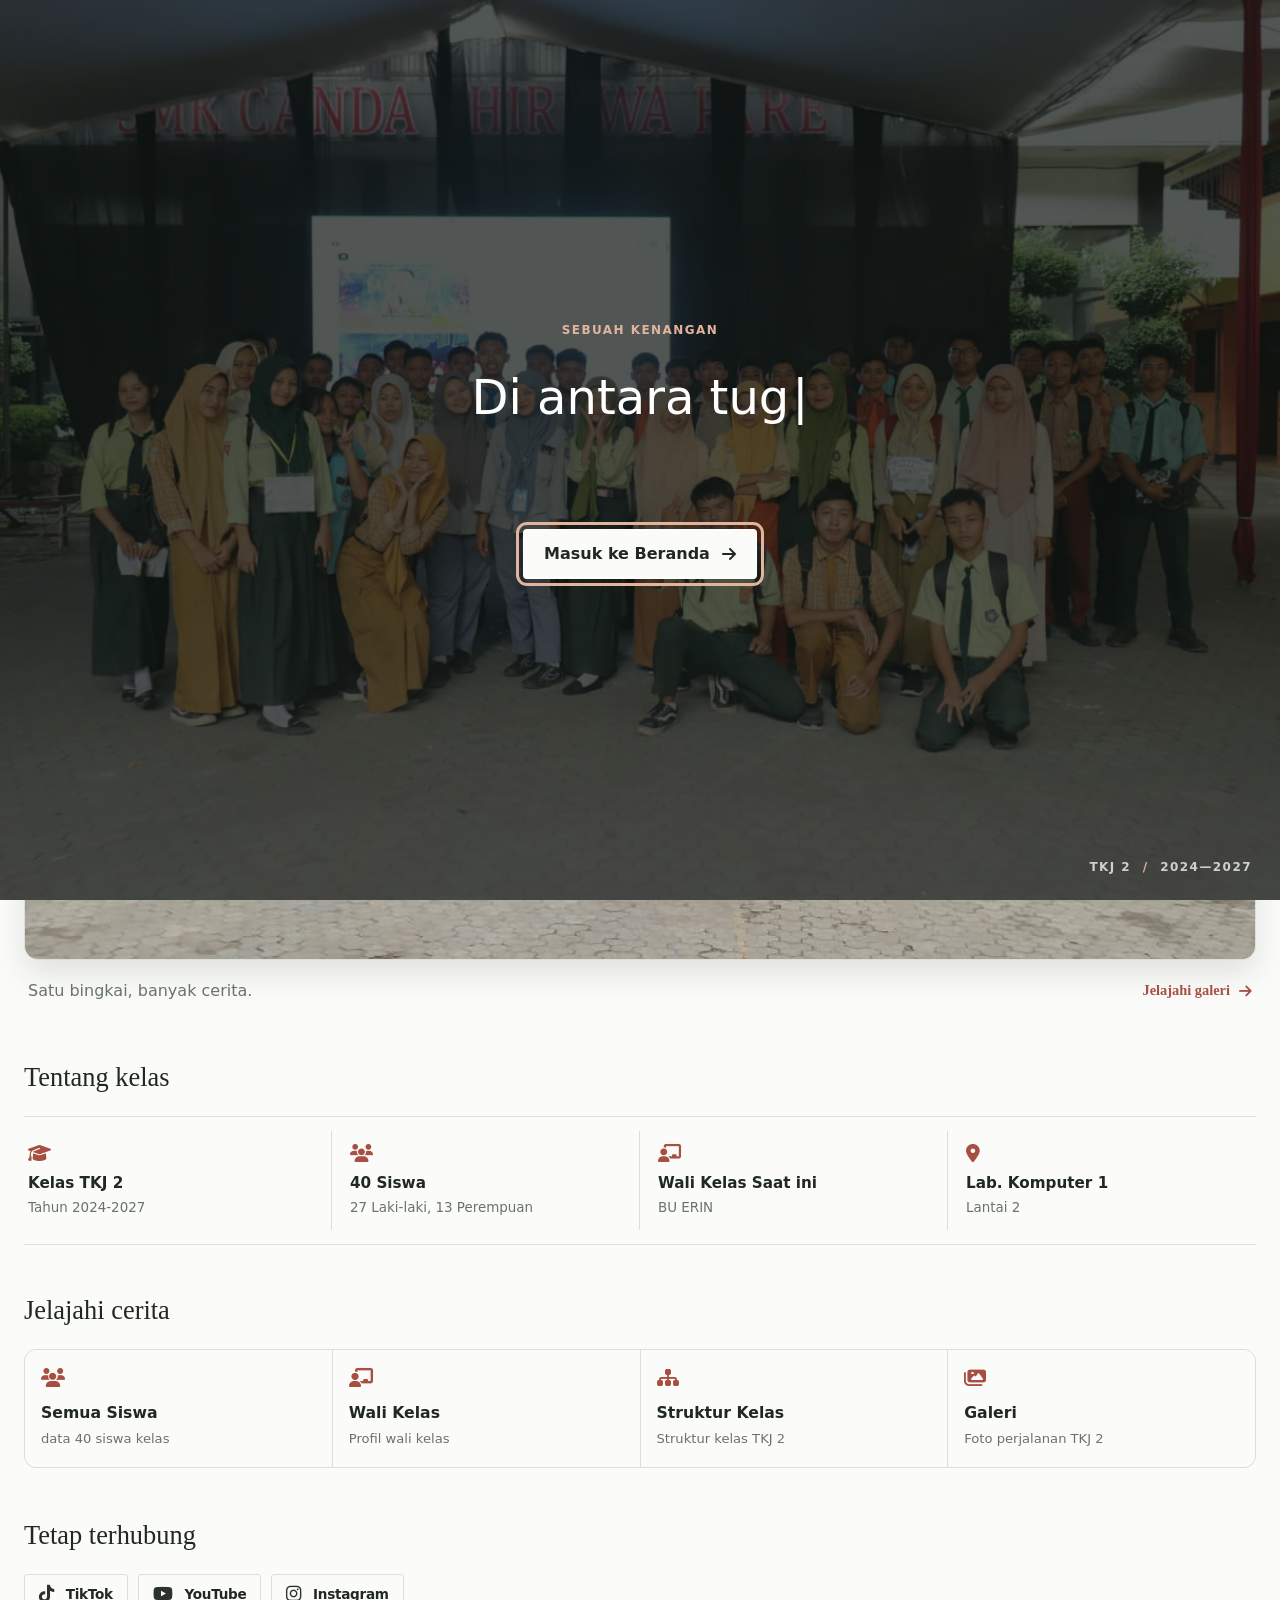
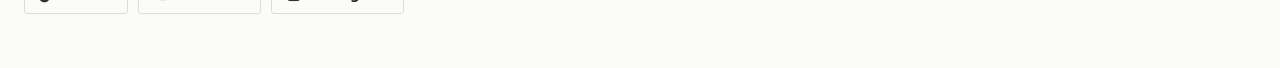
<file: index.html>
<!DOCTYPE html>
<html lang="id">

<head>
    <meta charset="UTF-8">
    <!-- Responsive viewport untuk tampilan mobile yang nyaman -->
    <meta name="viewport" content="width=device-width, initial-scale=1.0">
    <meta name="description" content="Website resmi Kelas XI TKJ 2 - Tempat berbagi kenangan, info siswa, profil guru, dan galeri kegiatan kelas.">
    <meta name="keywords" content="TKJ2, Kelas TKJ 2, SMK, Teknik Komputer Jaringan, Siswa">
    <meta name="author" content="Kelas TKJ 2">
    <meta name="theme-color" content="#022d71">
    <!-- Open Graph / Social Media -->
    <meta property="og:type" content="website">
    <meta property="og:title" content="Website Kelas TKJ 2">
    <meta property="og:description" content="Website resmi Kelas XI TKJ 2 - Tempat berbagi kenangan dan informasi kelas.">
    <meta property="og:site_name" content="TKJ 2 Website">
    <!-- Twitter Card -->
    <meta name="twitter:card" content="summary_large_image">
    <meta name="twitter:title" content="Website Kelas TKJ 2">
    <meta name="twitter:description" content="Website resmi Kelas XI TKJ 2">
    <title>Website Kelas TKJ 2</title>
    <link rel="preload" href="https://cdnjs.cloudflare.com/ajax/libs/font-awesome/6.4.0/css/all.min.css" as="style">
    <link rel="stylesheet" href="https://cdnjs.cloudflare.com/ajax/libs/font-awesome/6.4.0/css/all.min.css">
    <link rel="stylesheet" href="style.css">
    <script>
        try {
            document.documentElement.classList.add(
                sessionStorage.getItem('tkj2-intro-seen') === 'true' ? 'intro-seen' : 'intro-active'
            );
        } catch (error) {
            document.documentElement.classList.add('intro-active');
        }
    </script>
</head>
<body>
    <section class="welcome-screen" id="welcomeScreen" aria-labelledby="welcomeTitle" aria-modal="true" role="dialog">
        <img class="welcome-image is-visible" src="gambar/kls 10/1.jpeg" alt="" fetchpriority="high">
        <img class="welcome-image" src="gambar/kls 10/78.jpeg" alt="" loading="eager">
        <div class="welcome-shade" aria-hidden="true"></div>
        <div class="welcome-content">
            <p class="welcome-kicker">SEBUAH KENANGAN</p>
            <h1 id="welcomeTitle" class="welcome-title">
                <span class="welcome-line">Di antara tugas dan tawa,</span>
                <span class="welcome-line">ada hari-hari yang terasa biasa.</span>
                <span class="welcome-line"> namun semua itu menjadi kenangan yang mungkin di kenang </span>
            </h1>
            <p class="welcome-signature">
                halo dari akun </p>
            <button class="welcome-enter" id="welcomeEnter" type="button">
                Masuk ke Beranda <i class="fas fa-arrow-right" aria-hidden="true"></i>
            </button>
        </div>
        <span class="welcome-index" aria-hidden="true">TKJ 2 <span> / </span> 2024—2027</span>
    </section>

    <!-- Navbar -->
    <nav class="navbar" aria-label="Navigasi utama">
        <div class="nav-container">
            <!-- Logo Section -->
            <div class="nav-left">
                <a class="logo" href="index.html">
                    <img class="logo-img" src="tkj2/tkj 2.jpg" alt="Logo Kelas TKJ 2">
                    <span class="logo-text">Kelas TKJ 2</span>
                </a>
            </div>

            <!-- Center - Main Navigation -->
            <ul class="nav-links" id="navLinks" aria-label="Menu navigasi">
                <li><a href="siswa.html" class="nav-link" data-page="siswa.html"><i class="fas fa-user-graduate" aria-hidden="true"></i> Siswa</a></li>


                <li><a href="wali-kelas.html" class="nav-link" data-page="wali-kelas.html"><i class="fas fa-chalkboard-teacher" aria-hidden="true"></i>
                        Wali Kelas</a></li>
                <li><a href="struktur.html" class="nav-link" data-page="struktur.html"><i class="fas fa-sitemap" aria-hidden="true"></i> Struktur</a></li>
                <li><a href="galeri.html" class="nav-link" data-page="galeri.html"><i class="fas fa-images" aria-hidden="true"></i> Galeri</a></li>
                <li><a href="komentar.html" class="nav-link" data-page="komentar.html"><i class="fas fa-comments" aria-hidden="true"></i> Komentar</a>
                </li>
            </ul>

            <!-- Right - Widgets & Tools -->
            <div class="nav-right">
                <!-- Clock Widget (Desktop) -->
                <div class="live-clock-widget" aria-label="Jam lokal saat ini" role="complementary">
                    <i class="fas fa-clock" aria-hidden="true"></i>
                    <span id="liveClockTime">00:00</span>
                </div>                
                <!-- Theme Switcher -->
                <div class="theme-switcher" aria-label="Pengalih tema">
                    <button class="theme-btn active" data-theme="default" title="Tema Default" aria-label="Pilih tema default">
                        <i class="fas fa-palette" aria-hidden="true"></i>
                    </button>
                    <button class="theme-btn" data-theme="ocean" title="Tema Laut Biru" aria-label="Pilih tema laut biru">
                        <i class="fas fa-water" aria-hidden="true"></i>
                    </button>
                </div>

                <!-- Mobile Menu Button -->
                <button class="mobile-theme-toggle" id="mobileThemeToggle" type="button" aria-label="Aktifkan tema gelap" title="Ganti tema terang atau gelap" aria-pressed="false">
                    <i class="fas fa-moon" aria-hidden="true"></i>
                </button>
                <button class="mobile-menu-btn" id="mobileMenuBtn" title="Menu" aria-label="Buka menu navigasi" aria-expanded="false" aria-controls="navLinks">
                    <i class="fas fa-bars" aria-hidden="true"></i>
                </button>
            </div>
        </div>
    </nav>

    <!-- Main Container -->
    <div class="container">
        <!-- Home Section -->
        <section class="section active" id="home">
            <header class="memory-intro">
                <p class="memory-kicker">HANYA SEBUAH ALBUM BIASA</p>
                <h1>Semua cerita kita, tersimpan di sini.</h1>
                <p class="memory-intro-copy">Sebuah perjalanan hidup dari setiap teman di kelas menjadikan sebuah cerita yang bisa d kenang baik yang buruk atau yang baik, 
                baik yang sedih dan menyenangkan,
                saya ucapkan terima kasih untuk 3 tahun bersamanya,
                semoga masih bisa komunikasi setelah lulus dan menjalani kehidupan masing masing.</p>
            </header>

            <figure class="memory-feature">
                <img src="gambar/random/2.jpeg" alt="Siswa TKJ 2 berfoto bersama di halaman sekolah" fetchpriority="high">
                <figcaption>
                    <span>Satu bingkai, banyak cerita.</span>
                    <a class="memory-gallery-link" href="galeri.html">Jelajahi galeri <i class="fas fa-arrow-right" aria-hidden="true"></i></a>
                </figcaption>
            </figure>

            <h2 class="memory-section-title">Tentang kelas</h2>
            <div class="class-info memory-facts">
                <div class="info-item">
                    <i class="fas fa-graduation-cap"></i>
                    <h3>Kelas TKJ 2</h3>
                    <p>Tahun 2024-2027</p>
                </div>
                <div class="info-item">
                    <i class="fas fa-users"></i>
                    <h3>40 Siswa</h3>
                    <p>27 Laki-laki, 13 Perempuan</p>
                </div>
                <div class="info-item">
                    <i class="fas fa-chalkboard-teacher"></i>
                    <h3>Wali Kelas Saat ini</h3>
                    <p>BU ERIN</p>
                </div>
                <div class="info-item">
                    <i class="fas fa-map-marker-alt"></i>
                    <h3>Lab. Komputer 1</h3>
                    <p> Lantai 2</p>
                </div>
            </div>

            <h2 class="memory-section-title">Jelajahi cerita</h2>
            <div class="quick-actions">
                <a class="action-card" href="siswa.html">
                    <i class="fas fa-users"></i>
                    <h3>Semua Siswa</h3>
                    <p>data 40 siswa kelas</p>
                </a>
                <a class="action-card" href="wali-kelas.html">
                    <i class="fas fa-chalkboard-teacher"></i>
                    <h3>Wali Kelas</h3>
                    <p>Profil wali kelas</p>
                </a>
                <a class="action-card" href="struktur.html">
                    <i class="fas fa-sitemap"></i>
                    <h3>Struktur Kelas</h3>
                    <p>Struktur kelas TKJ 2</p>
                </a>
                <a class="action-card" href="galeri.html">
                    <i class="fas fa-images"></i>
                    <h3>Galeri</h3>
                    <p>Foto perjalanan TKJ 2</p>
                </a>
            </div>

            <section class="memory-social" aria-labelledby="memorySocialTitle">
                <h2 id="memorySocialTitle" class="memory-section-title">Tetap terhubung</h2>
                <div class="social-links">
                    <a href="https://www.tiktok.com/@miracle_class2?_r=1&_t=ZS-95MPaFN3cpN" target="_blank" rel="noopener noreferrer"
                        class="social-btn tiktok" aria-label="Kunjungi TikTok Kelas TKJ 2">
                        <i class="fab fa-tiktok" aria-hidden="true"></i> TikTok
                    </a>
                    <a href="https://www.youtube.com" target="_blank" rel="noopener noreferrer"
                        class="social-btn youtube" aria-label="Kunjungi YouTube Kelas TKJ 2">
                        <i class="fab fa-youtube" aria-hidden="true"></i> YouTube
                    </a>
                    <a href="https://www.instagram.com/miracle_clas?igsh=MWt2cnQ3a2xidmU0aQ==" target="_blank" rel="noopener noreferrer"
                        class="social-btn instagram" aria-label="Kunjungi Instagram Kelas TKJ 2">
                        <i class="fab fa-instagram" aria-hidden="true"></i> Instagram
                    </a>
                </div>
            </section>
        </section>

        <!-- Wali Kelas Section -->
        <section class="section" id="wali-kelas">
            <!-- Bagian Wali Kelas dengan Foto -->
            <div class="wali-kelas-container">
                <!-- Tombol Kembali ke Beranda -->
                <div style="margin-bottom: 30px; padding-top: 0;">
                    <button class="back-to-home-btn" onclick="navigateToSection('home')">
                        <i class="fas fa-arrow-left"></i> Kembali ke Beranda
                    </button>
                </div>

                <h2 class="wali-kelas-title">
                    <i class="fas fa-chalkboard-teacher"></i> Profil Wali Kelas
                </h2>

                <div class="wali-grid">
                    <div class="wali-card">
                        <div class="wali-card-header">
                            <div class="wali-photo">
                                <img src="tkj2/bu ester.jpeg" alt="Bu Ester - Wali Kelas X TKJ 2" loading="lazy">
                            </div>
                            <h3>Bu Ester</h3>
                            <div class="wali-role-badge">Wali Kelas X TKJ 2 · Sebelumnya</div>
                        </div>
                        <div class="wali-card-body">
                            <div class="wali-info-item">
                                <div class="label"><i class="fas fa-book-open" aria-hidden="true"></i> Mata Pelajaran</div>
                                <div class="value">Ilmu Pengetahuan Alam & Sosial (IPAS)</div>
                            </div>
                            <div class="wali-info-item">
                                <div class="label"><i class="fas fa-certificate" aria-hidden="true"></i> Gelar</div>
                                <div class="value">Sarjana Pendidikan</div>
                            </div>
                        </div>
                    </div>
                    <div class="wali-card">
                        <div class="wali-card-header">
                            <div class="wali-photo">
                                <img src="tkj2/bu erin.jpeg" alt="Bu Erin - Wali Kelas XI TKJ 2" loading="lazy">
                            </div>
                            <h3>Bu Erin</h3>
                            <div class="wali-role-badge">Wali Kelas XI TKJ 2 · Sebelumnya</div>
                        </div>
                        <div class="wali-card-body">
                            <div class="wali-info-item">
                                <div class="label"><i class="fas fa-book-open" aria-hidden="true"></i> Mata Pelajaran</div>
                                <div class="value">Pendidikan Kewarganegaraan (PKN)</div>
                            </div>
                            <div class="wali-info-item">
                                <div class="label"><i class="fas fa-certificate" aria-hidden="true"></i> Gelar</div>
                                <div class="value">Sarjana Pendidikan</div>
                            </div>
                        </div>
                    </div>
                    <div class="wali-card">
                        <div class="wali-card-header">
                            <div class="wali-photo">
                                <img src="tkj2/bu erin.jpeg" alt="Bu Erin - Wali Kelas XII TKJ 2" loading="lazy">
                            </div>
                            <h3>Bu Erin</h3>
                            <div class="wali-role-badge">Wali Kelas XII TKJ 2 · Saat Ini</div>
                        </div>
                        <div class="wali-card-body">
                            <div class="wali-info-item">
                                <div class="label"><i class="fas fa-book-open" aria-hidden="true"></i> Mata Pelajaran</div>
                                <div class="value">Pendidikan Kewarganegaraan (PKN)</div>
                            </div>
                            <div class="wali-info-item">
                                <div class="label"><i class="fas fa-certificate" aria-hidden="true"></i> Gelar</div>
                                <div class="value">Sarjana Pendidikan</div>
                            </div>
                        </div>
                    </div>
                </div>
            </div>
        </section>

        <!-- All Students Section (40 siswa) - TANPA FILTER -->
        <section class="section" id="all-students">
            <div class="all-students-container">
                <!-- Tombol Kembali ke Beranda -->
                <div style="margin-bottom: 30px; padding-top: 0;">
                    <button class="back-to-home-btn" onclick="navigateToSection('home')">
                        <i class="fas fa-arrow-left"></i> Kembali ke Beranda
                    </button>
                </div>

                <h2 style="text-align: center; margin-bottom: 30px; color: #2c3e50;">
                    <i class="fas fa-users"></i> Daftar 40 Siswa Kelas XI TKJ 2
                </h2>
                <div class="student-info-header">
                    <i class="fas fa-users"></i> 40 Siswa (27 Laki-laki, 13 Perempuan)
                </div>
                <div class="students-grid" id="studentsGrid" aria-label="Daftar siswa"></div>
            </div>
        </section>

        <!-- Comments to Admin Section -->
        <section class="section" id="comments">
            <div class="comments-wrapper">
                <div class="comments-container">
                    <!-- Back to Home Button -->
                    <div style="margin-bottom: 30px; padding-top: 0;">
                        <button class="back-to-home-btn" onclick="navigateToSection('home')">
                            <i class="fas fa-arrow-left"></i> Kembali ke Beranda
                        </button>
                    </div>

                    <div class="comments-header">
                        <h2><i class="fas fa-comments"></i>Komentar ke Admin</h2>
                        <p>Pesan hanya tampil selama halaman ini terbuka. Saat dikirim, Gmail admin akan terbuka; komentar tidak disimpan atau ditampilkan untuk umum.</p>
                    </div>

                    <!-- Comments Display -->
                    <div class="comments-display" id="commentsDisplay">
                        <div class="no-comments-msg">
                            <i class="fas fa-inbox"></i>
                            <p>Belum ada komentar</p>
                        </div>
                    </div>

                    <!-- Comment Form -->
                    <form id="commentsForm" class="comments-form-simple">
                        <label for="commentMessage" style="display: block; margin-bottom: 8px; font-weight: 500;">Pesan Anda:</label>
                        <textarea id="commentMessage" name="commentMessage" class="form-textarea-simple"
                            placeholder="Tulis pesan Anda di sini..." required aria-label="Pesan untuk admin"></textarea>
                        <button type="submit" class="submit-btn-simple" aria-label="Kirim pesan ke admin melalui Gmail">
                            <i class="fas fa-envelope" aria-hidden="true"></i> Kirim via Gmail
                        </button>
                    </form>
                </div>
            </div>
        </section>

        <!-- Structure Section -->
        <section class="section" id="structure">
            <div class="structure-tree">
                <!-- Tombol Kembali ke Beranda -->
                <div style="margin-bottom: 30px; padding-top: 0;">
                    <button class="back-to-home-btn" onclick="navigateToSection('home')">
                        <i class="fas fa-arrow-left"></i> Kembali ke Beranda
                    </button>
                </div>

                <h2 style="text-align: center; margin-bottom: 40px; color: #2c3e50;">
                    <i class="fas fa-sitemap"></i> Struktur Kelas XI TKJ 2
                </h2>
                <!-- Top Level: Ketua & Wakil Ketua -->
                <div class="tree-level top-level">
                    <div class="tree-member ketua-member">
                        <img src="tkj2/nuril.jpeg" alt="Muhammad Nuril Arifin - Ketua Kelas" loading="lazy" class="member-thumb">
                        <div class="member-box ketua-box">
                            <div class="member-position">Ketua Kelas</div>
                            <div class="member-fullname">MUHAMMAD NURIL ARIFIN</div>
                        </div>
                    </div>

                    <div class="tree-member wakil-member">
                        <img src="tkj2/nasrul.jpeg" alt="Muhammad Nasrul Mukmin - Wakil Ketua" loading="lazy" class="member-thumb">
                        <div class="member-box wakil-box">
                            <div class="member-position">Wakil Ketua</div>
                            <div class="member-fullname">MUHAMMAD NASRUL MUKMIN</div>
                        </div>
                    </div>
                </div>

                <!-- Connecting line between levels -->
                <div class="tree-connector" aria-hidden="true">
                    <div class="connector-line vertical"></div>
                    <div class="connector-line horizontal"></div>
                </div>

                <!-- Middle Level: Sekretaris 1 & 2 -->
                <div class="tree-level middle-level">
                    <div class="tree-member sekretaris-member">
                        <img src="tkj2/lusiana.jpeg" alt="Lusiana Aristianty K. D. - Sekretaris 1" loading="lazy" class="member-thumb">
                        <div class="member-box sekretaris-box">
                            <div class="member-position">Sekretaris 1</div>
                            <div class="member-fullname">LUSIANA ARISTIANTY K. D.</div>
                        </div>
                    </div>

                    <div class="tree-member sekretaris-member">
                        <img src="tkj2/fito.jpeg" alt="Fito Azka Wiradana - Sekretaris 2" loading="lazy" class="member-thumb">
                        <div class="member-box sekretaris-box">
                            <div class="member-position">Sekretaris 2</div>
                            <div class="member-fullname">FITO AZKA WIRADANA</div>
                        </div>
                    </div>
                </div>

                <!-- Connecting line between levels -->
                <div class="tree-connector" aria-hidden="true">
                    <div class="connector-line vertical"></div>
                    <div class="connector-line horizontal"></div>
                </div>

                <!-- Bottom Level: Bendahara 1 & 2 -->
                <div class="tree-level bottom-level">
                    <div class="tree-member bendahara-member">
                        <img src="tkj2/nafisha.jpeg" alt="Nafisha Salsabila W. - Bendahara 1" loading="lazy" class="member-thumb">
                        <div class="member-box bendahara-box">
                            <div class="member-position">Bendahara 1</div>
                            <div class="member-fullname">NAFISHA SALSABILA W.</div>
                        </div>
                    </div>

                    <div class="tree-member bendahara-member">
                        <img src="tkj2/jonatan.jpeg" alt="Jonatan Kristian - Bendahara 2" loading="lazy" class="member-thumb">
                        <div class="member-box bendahara-box">
                            <div class="member-position">Bendahara 2</div>
                            <div class="member-fullname">JONATAN KRISTIAN</div>
                        </div>
                    </div>
                </div>
            </div>
        </section>

        <!-- Gallery Section -->
        <section class="section" id="gallery">
            <div class="galeri-container">
                <!-- Tombol Kembali ke Beranda -->
                <div style="margin-bottom: 30px; padding-top: 0;">
                    <button class="back-to-home-btn" onclick="navigateToSection('home')">
                        <i class="fas fa-arrow-left"></i> Kembali ke Beranda
                    </button>
                </div>

                <h2 class="galeri-title">
                    <i class="fas fa-images"></i> Galeri Memori TKJ 2
                    <button id="easterEggBtn"
                        style="opacity: 0.12; font-size: 0.8rem; padding: 2px 6px; border: 1px solid transparent; background: none; cursor: pointer; color: #64748b; transition: opacity 0.3s; margin-left: 10px;"
                        title="🥚">🥚</button>
                </h2>

                <div style="margin-bottom: 25px; display: flex; gap: 10px; align-items: center; flex-wrap: wrap;">
                    <label for="gallerySearch" style="display: none;">Cari foto</label>
                    <input type="text" id="gallerySearch"
                        placeholder="🔍 Cari foto berdasarkan nomor atau kata kunci..."
                        aria-label="Cari foto berdasarkan nomor atau kata kunci"
                        style="flex: 1; min-width: 200px; padding: 12px 16px; border: 2px solid #000; border-radius: 8px; font-size: 0.95rem; background: white;" />
                    <button id="clearSearchBtn"
                        aria-label="Bersihkan hasil pencarian"
                        style="padding: 10px 20px; background: white; border: 2px solid #000; border-radius: 8px; cursor: pointer; font-weight: 500; font-size: 0.95rem;">Bersihkan</button>
                </div>

                <div class="galeri-grid" id="galeriGrid">
                    <!-- Item galeri akan diisi oleh JavaScript -->
                </div>
            </div>

            <!-- Modal untuk menampilkan gambar full -->
            <div id="imageModal" class="modal" role="dialog" aria-label="Tampilan galeri besar" aria-hidden="true">
                <button class="close-modal" type="button" onclick="closeModal()" aria-label="Tutup galeri">×</button>
                <button class="modal-prev" type="button" onclick="changeImage(-1)" aria-label="Gambar sebelumnya">&#10094;</button>
                <button class="modal-next" type="button" onclick="changeImage(1)" aria-label="Gambar berikutnya">&#10095;</button>
                <div class="modal-loading" id="modalLoading" style="display: none;">
                    <i class="fas fa-spinner" aria-hidden="true"></i>
                </div>
                <img class="modal-content" id="modalImage" alt="Galeri">
                <div class="modal-caption" id="modalCaption"></div>
            </div>
        </section>

    </div>

    <script src="app.js"></script>
</body>

</html>
</file>
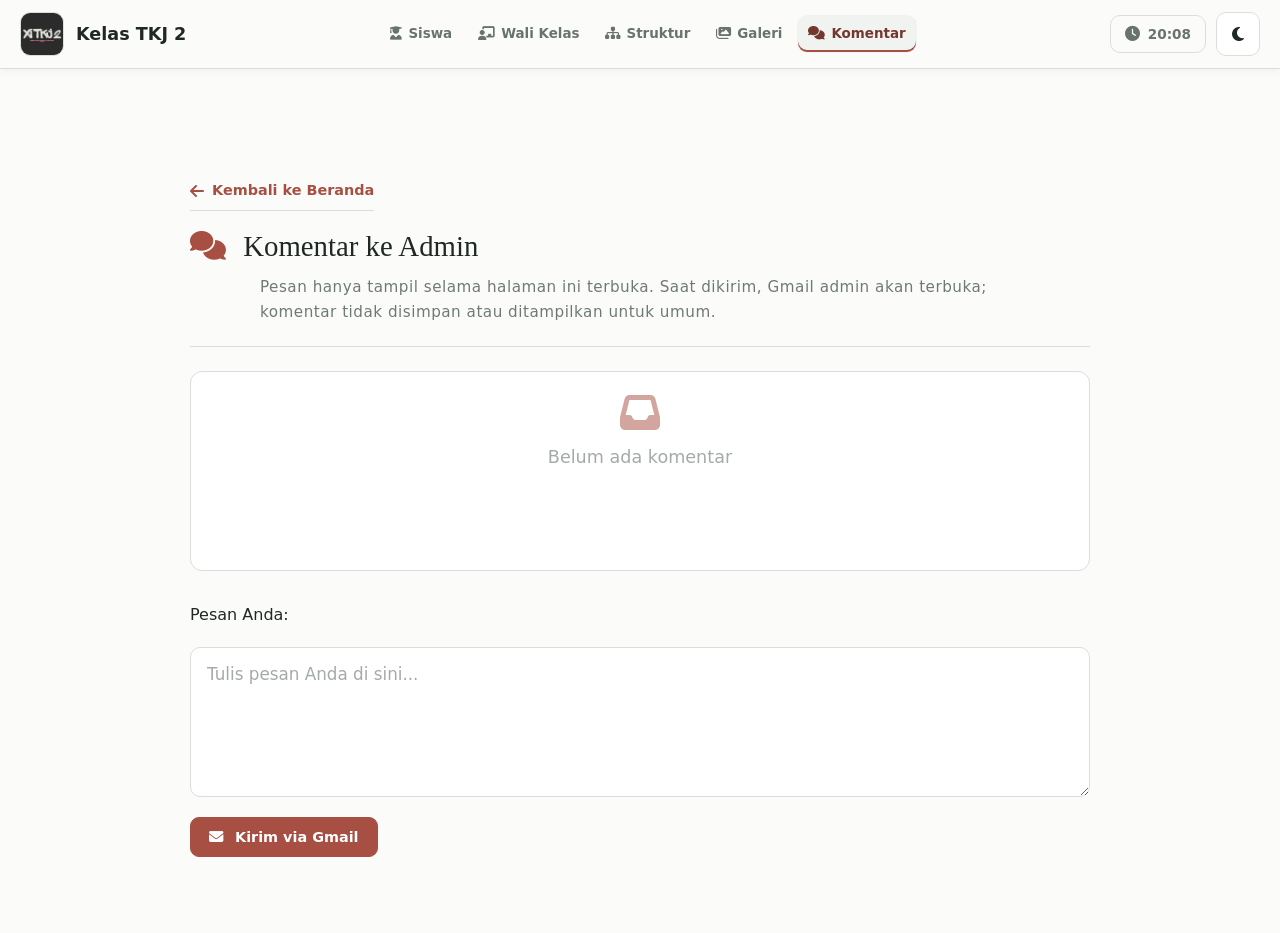
<file: komentar.html>
<!DOCTYPE html>
<html lang="id">
<head>
    <meta charset="UTF-8">
    <meta name="viewport" content="width=device-width, initial-scale=1.0">
    <meta name="description" content="Kirim pesan kepada admin website kenangan kelas TKJ 2.">
    <meta name="theme-color" content="#fbfcfa">
    <title>Komentar | Kenangan TKJ 2</title>
    <link rel="stylesheet" href="https://cdnjs.cloudflare.com/ajax/libs/font-awesome/6.4.0/css/all.min.css">
    <link rel="stylesheet" href="style.css">
</head>
<body>
    <nav class="navbar" aria-label="Navigasi utama">
        <div class="nav-container">
            <div class="nav-left"><a class="logo" href="index.html"><img class="logo-img" src="tkj2/tkj 2.jpg" alt="Logo Kelas TKJ 2"><span class="logo-text">Kelas TKJ 2</span></a></div>
            <ul class="nav-links" id="navLinks" aria-label="Menu navigasi">
                <li><a href="siswa.html" class="nav-link" data-page="siswa.html"><i class="fas fa-user-graduate" aria-hidden="true"></i> Siswa</a></li>
                <li><a href="wali-kelas.html" class="nav-link" data-page="wali-kelas.html"><i class="fas fa-chalkboard-teacher" aria-hidden="true"></i> Wali Kelas</a></li>
                <li><a href="struktur.html" class="nav-link" data-page="struktur.html"><i class="fas fa-sitemap" aria-hidden="true"></i> Struktur</a></li>
                <li><a href="galeri.html" class="nav-link" data-page="galeri.html"><i class="fas fa-images" aria-hidden="true"></i> Galeri</a></li>
                <li><a href="komentar.html" class="nav-link" data-page="komentar.html"><i class="fas fa-comments" aria-hidden="true"></i> Komentar</a></li>
            </ul>
            <div class="nav-right"><div class="live-clock-widget" aria-label="Jam lokal saat ini" role="complementary"><i class="fas fa-clock" aria-hidden="true"></i><span id="liveClockTime">00:00</span></div><div class="theme-switcher" aria-label="Pengalih tema"><button class="theme-btn active" data-theme="default" title="Tema terracotta" aria-label="Pilih tema terracotta"><i class="fas fa-palette" aria-hidden="true"></i></button><button class="theme-btn" data-theme="ocean" title="Tema sage" aria-label="Pilih tema sage"><i class="fas fa-leaf" aria-hidden="true"></i></button></div><button class="mobile-theme-toggle" id="mobileThemeToggle" type="button" aria-label="Aktifkan tema gelap" title="Ganti tema terang atau gelap" aria-pressed="false"><i class="fas fa-moon" aria-hidden="true"></i></button><button class="mobile-menu-btn" id="mobileMenuBtn" aria-label="Buka menu navigasi" aria-expanded="false" aria-controls="navLinks"><i class="fas fa-bars" aria-hidden="true"></i></button></div>
        </div>
    </nav>
    <main class="container">
        <section class="section active" id="comments">
            <div class="comments-wrapper"><div class="comments-container">
                <a class="back-to-home-btn" href="index.html"><i class="fas fa-arrow-left" aria-hidden="true"></i> Kembali ke Beranda</a>
                <header class="comments-header"><h1><i class="fas fa-comments" aria-hidden="true"></i> Komentar ke Admin</h1><p>Pesan hanya tampil selama halaman ini terbuka. Saat dikirim, Gmail admin akan terbuka; komentar tidak disimpan atau ditampilkan untuk umum.</p></header>
                <div class="comments-display" id="commentsDisplay"><div class="no-comments-msg"><i class="fas fa-inbox" aria-hidden="true"></i><p>Belum ada komentar</p></div></div>
                <form id="commentsForm" class="comments-form-simple"><label for="commentMessage">Pesan Anda:</label><textarea id="commentMessage" name="commentMessage" class="form-textarea-simple" placeholder="Tulis pesan Anda di sini..." required aria-label="Pesan untuk admin"></textarea><button type="submit" class="submit-btn-simple" aria-label="Kirim pesan ke admin melalui Gmail"><i class="fas fa-envelope" aria-hidden="true"></i> Kirim via Gmail</button></form>
            </div></div>
        </section>
    </main>
    <script src="app.js"></script>
</body>
</html>
</file>
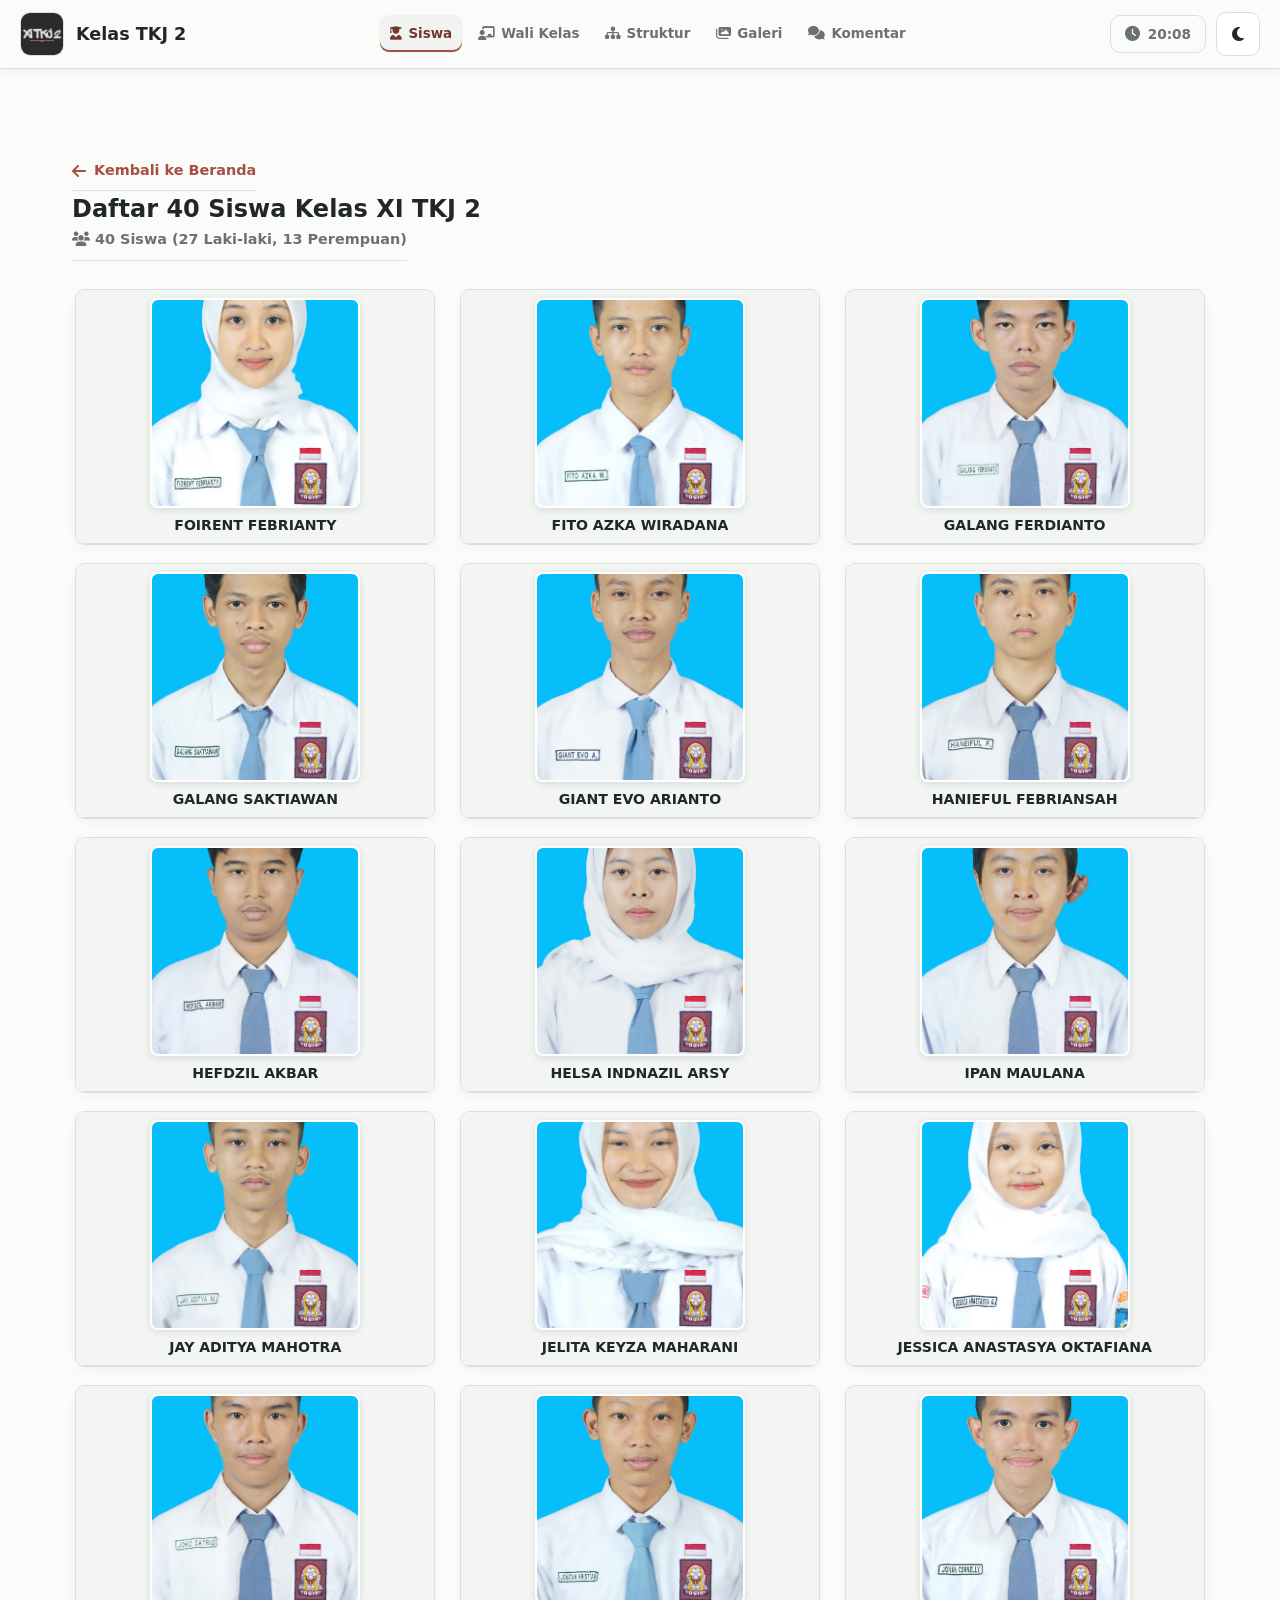
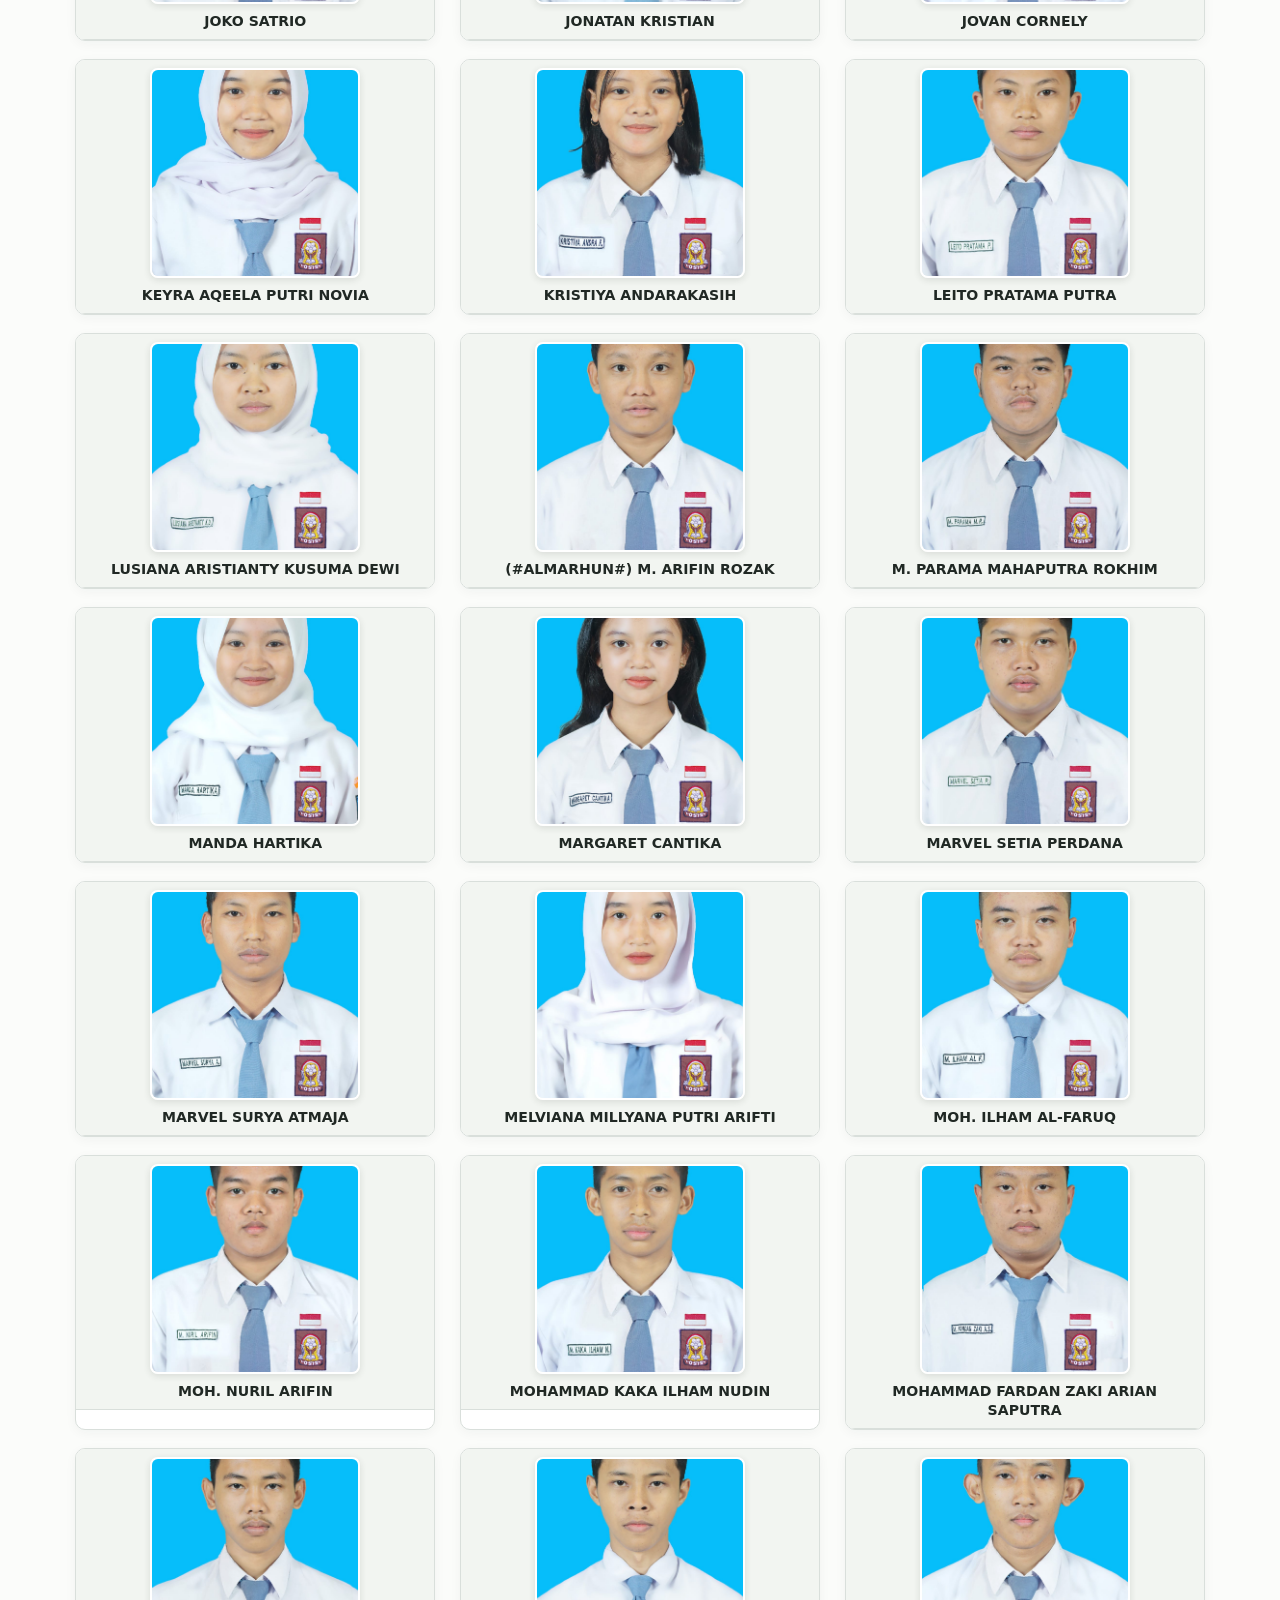
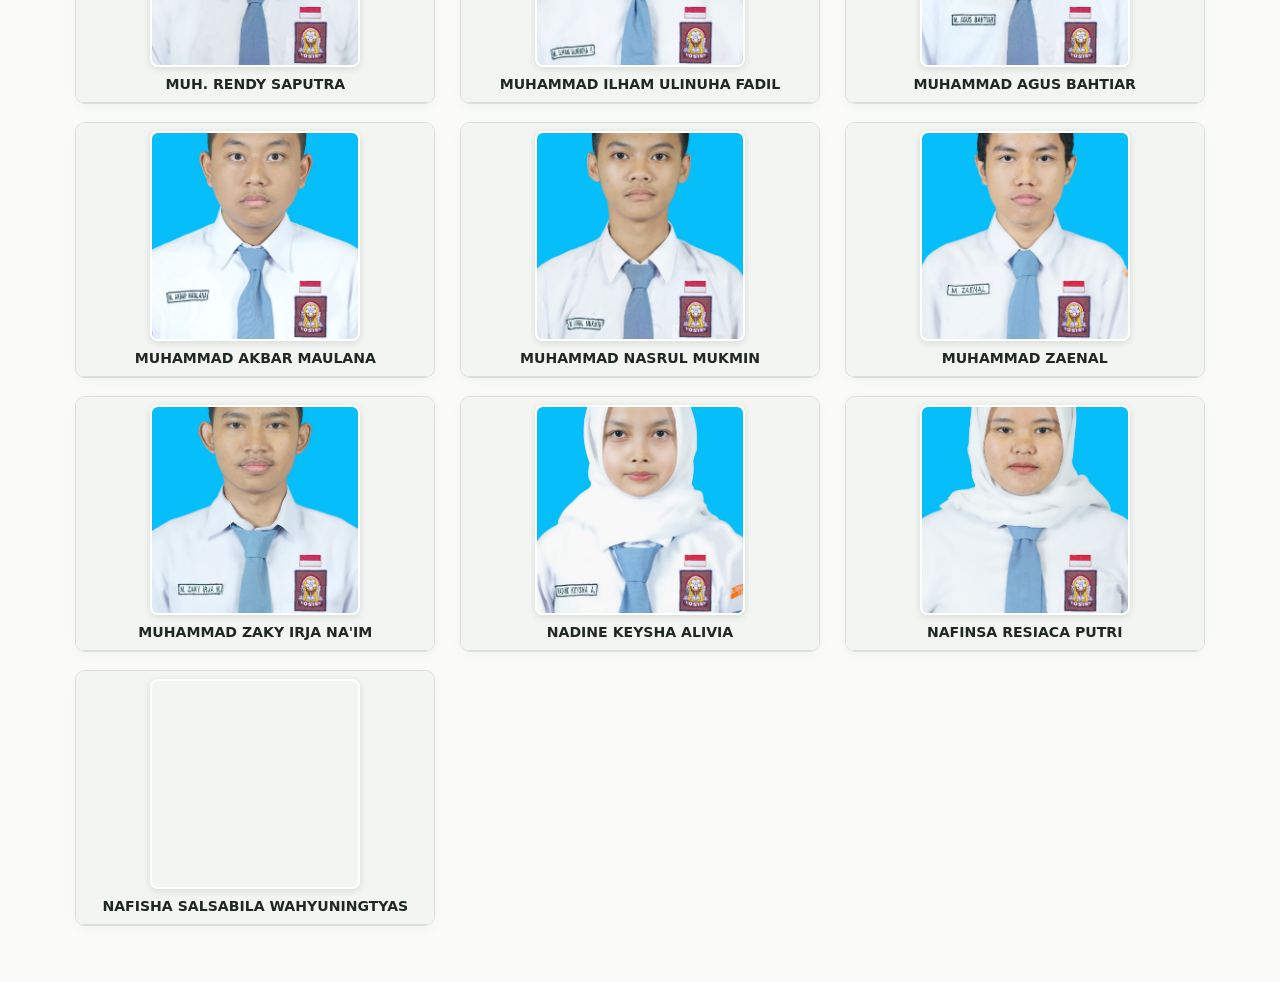
<file: siswa.html>
<!DOCTYPE html>
<html lang="id">
<head>
    <meta charset="UTF-8">
    <meta name="viewport" content="width=device-width, initial-scale=1.0">
    <meta name="description" content="Kenali 40 siswa XI TKJ 2 dan simpan kisah kebersamaan mereka.">
    <meta name="theme-color" content="#fbfcfa">
    <title>Daftar Siswa | Kenangan TKJ 2</title>
    <link rel="stylesheet" href="https://cdnjs.cloudflare.com/ajax/libs/font-awesome/6.4.0/css/all.min.css">
    <link rel="stylesheet" href="style.css">
</head>
<body>
    <nav class="navbar" aria-label="Navigasi utama">
        <div class="nav-container">
            <div class="nav-left"><a class="logo" href="index.html"><img class="logo-img" src="tkj2/tkj 2.jpg" alt="Logo Kelas TKJ 2"><span class="logo-text">Kelas TKJ 2</span></a></div>
            <ul class="nav-links" id="navLinks" aria-label="Menu navigasi">
                <li><a href="siswa.html" class="nav-link" data-page="siswa.html"><i class="fas fa-user-graduate" aria-hidden="true"></i> Siswa</a></li>
                <li><a href="wali-kelas.html" class="nav-link" data-page="wali-kelas.html"><i class="fas fa-chalkboard-teacher" aria-hidden="true"></i> Wali Kelas</a></li>
                <li><a href="struktur.html" class="nav-link" data-page="struktur.html"><i class="fas fa-sitemap" aria-hidden="true"></i> Struktur</a></li>
                <li><a href="galeri.html" class="nav-link" data-page="galeri.html"><i class="fas fa-images" aria-hidden="true"></i> Galeri</a></li>
                <li><a href="komentar.html" class="nav-link" data-page="komentar.html"><i class="fas fa-comments" aria-hidden="true"></i> Komentar</a></li>
            </ul>
            <div class="nav-right"><div class="live-clock-widget" aria-label="Jam lokal saat ini" role="complementary"><i class="fas fa-clock" aria-hidden="true"></i><span id="liveClockTime">00:00</span></div><div class="theme-switcher" aria-label="Pengalih tema"><button class="theme-btn active" data-theme="default" title="Tema terracotta" aria-label="Pilih tema terracotta"><i class="fas fa-palette" aria-hidden="true"></i></button><button class="theme-btn" data-theme="ocean" title="Tema sage" aria-label="Pilih tema sage"><i class="fas fa-leaf" aria-hidden="true"></i></button></div><button class="mobile-theme-toggle" id="mobileThemeToggle" type="button" aria-label="Aktifkan tema gelap" title="Ganti tema terang atau gelap" aria-pressed="false"><i class="fas fa-moon" aria-hidden="true"></i></button><button class="mobile-menu-btn" id="mobileMenuBtn" aria-label="Buka menu navigasi" aria-expanded="false" aria-controls="navLinks"><i class="fas fa-bars" aria-hidden="true"></i></button></div>
        </div>
    </nav>
    <main class="container">
        <section class="section active" id="all-students">
            <div class="all-students-container">
                <a class="back-to-home-btn" href="index.html"><i class="fas fa-arrow-left" aria-hidden="true"></i> Kembali ke Beranda</a>
                <h1 class="memory-section-title">Daftar 40 Siswa Kelas XI TKJ 2</h1>
                <div class="student-info-header"><i class="fas fa-users" aria-hidden="true"></i> 40 Siswa (27 Laki-laki, 13 Perempuan)</div>
                <div class="students-grid" id="studentsGrid" aria-label="Daftar siswa"></div>
            </div>
        </section>
    </main>
    <script src="app.js"></script>
</body>
</html>
</file>
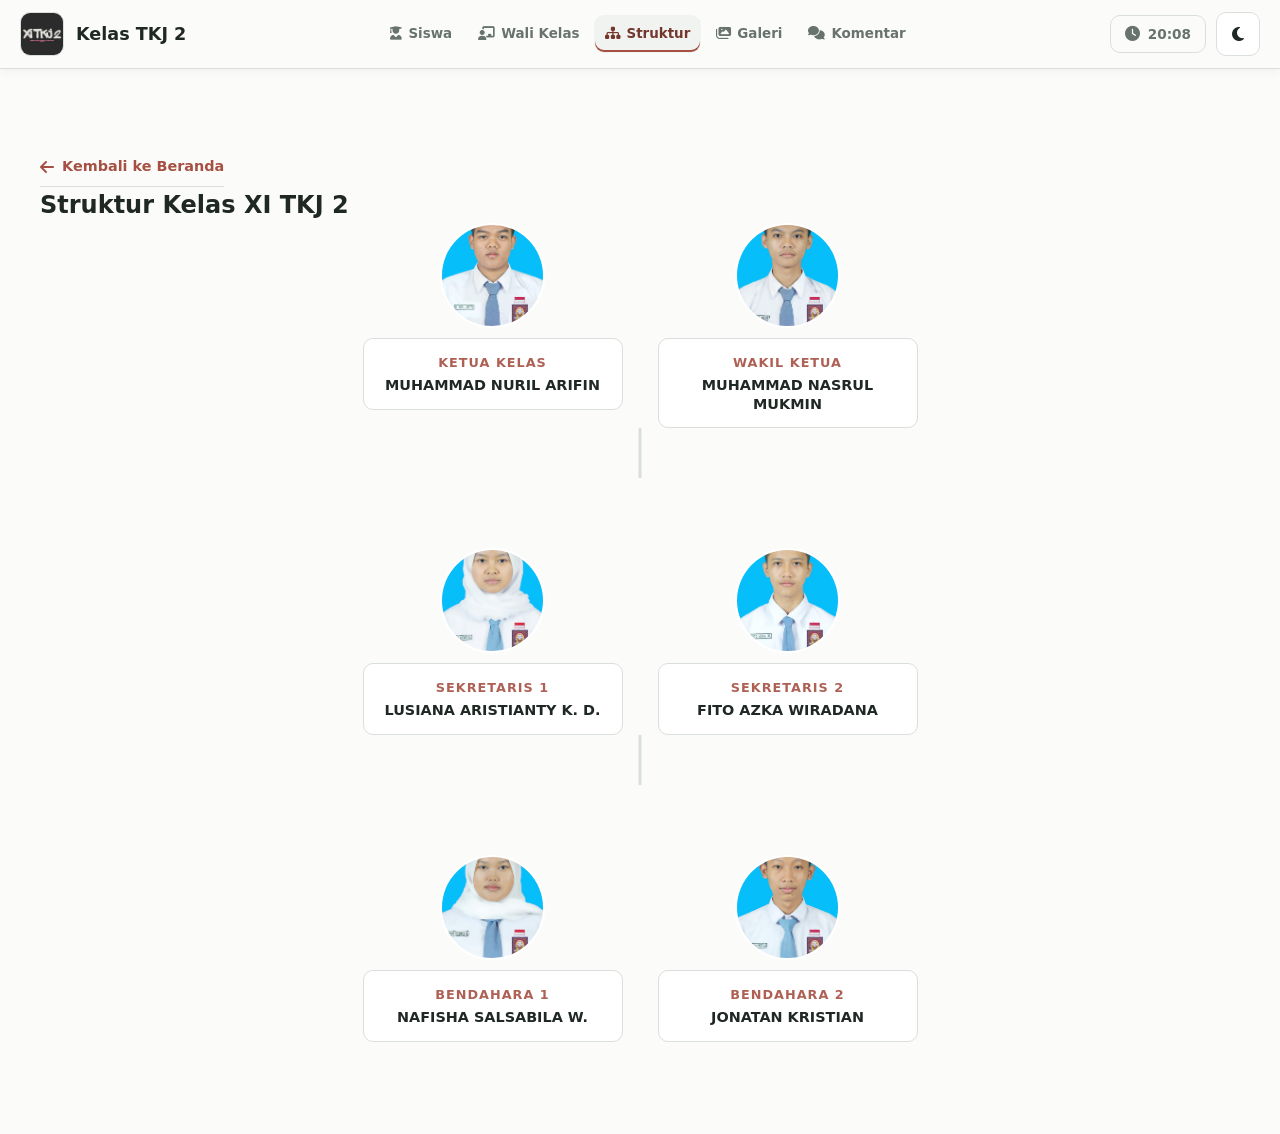
<file: struktur.html>
<!DOCTYPE html>
<html lang="id">
<head>
    <meta charset="UTF-8">
    <meta name="viewport" content="width=device-width, initial-scale=1.0">
    <meta name="description" content="Kenali pengurus kelas XI TKJ 2 dan peran mereka dalam perjalanan kelas.">
    <meta name="theme-color" content="#fbfcfa">
    <title>Struktur Kelas | Kenangan TKJ 2</title>
    <link rel="stylesheet" href="https://cdnjs.cloudflare.com/ajax/libs/font-awesome/6.4.0/css/all.min.css">
    <link rel="stylesheet" href="style.css">
</head>
<body>
    <nav class="navbar" aria-label="Navigasi utama">
        <div class="nav-container">
            <div class="nav-left"><a class="logo" href="index.html"><img class="logo-img" src="tkj2/tkj 2.jpg" alt="Logo Kelas TKJ 2"><span class="logo-text">Kelas TKJ 2</span></a></div>
            <ul class="nav-links" id="navLinks" aria-label="Menu navigasi">
                <li><a href="siswa.html" class="nav-link" data-page="siswa.html"><i class="fas fa-user-graduate" aria-hidden="true"></i> Siswa</a></li>
                <li><a href="wali-kelas.html" class="nav-link" data-page="wali-kelas.html"><i class="fas fa-chalkboard-teacher" aria-hidden="true"></i> Wali Kelas</a></li>
                <li><a href="struktur.html" class="nav-link" data-page="struktur.html"><i class="fas fa-sitemap" aria-hidden="true"></i> Struktur</a></li>
                <li><a href="galeri.html" class="nav-link" data-page="galeri.html"><i class="fas fa-images" aria-hidden="true"></i> Galeri</a></li>
                <li><a href="komentar.html" class="nav-link" data-page="komentar.html"><i class="fas fa-comments" aria-hidden="true"></i> Komentar</a></li>
            </ul>
            <div class="nav-right"><div class="live-clock-widget" aria-label="Jam lokal saat ini" role="complementary"><i class="fas fa-clock" aria-hidden="true"></i><span id="liveClockTime">00:00</span></div><div class="theme-switcher" aria-label="Pengalih tema"><button class="theme-btn active" data-theme="default" title="Tema terracotta" aria-label="Pilih tema terracotta"><i class="fas fa-palette" aria-hidden="true"></i></button><button class="theme-btn" data-theme="ocean" title="Tema sage" aria-label="Pilih tema sage"><i class="fas fa-leaf" aria-hidden="true"></i></button></div><button class="mobile-theme-toggle" id="mobileThemeToggle" type="button" aria-label="Aktifkan tema gelap" title="Ganti tema terang atau gelap" aria-pressed="false"><i class="fas fa-moon" aria-hidden="true"></i></button><button class="mobile-menu-btn" id="mobileMenuBtn" aria-label="Buka menu navigasi" aria-expanded="false" aria-controls="navLinks"><i class="fas fa-bars" aria-hidden="true"></i></button></div>
        </div>
    </nav>
    <main class="container">
        <section class="section active" id="structure">
            <div class="structure-tree">
                <a class="back-to-home-btn" href="index.html"><i class="fas fa-arrow-left" aria-hidden="true"></i> Kembali ke Beranda</a>
                <h1 class="memory-section-title">Struktur Kelas XI TKJ 2</h1>
                <div class="tree-level top-level">
                    <div class="tree-member ketua-member"><img src="tkj2/nuril.jpeg" alt="Muhammad Nuril Arifin - Ketua Kelas" loading="lazy" class="member-thumb"><div class="member-box ketua-box"><div class="member-position">Ketua Kelas</div><div class="member-fullname">MUHAMMAD NURIL ARIFIN</div></div></div>
                    <div class="tree-member wakil-member"><img src="tkj2/nasrul.jpeg" alt="Muhammad Nasrul Mukmin - Wakil Ketua" loading="lazy" class="member-thumb"><div class="member-box wakil-box"><div class="member-position">Wakil Ketua</div><div class="member-fullname">MUHAMMAD NASRUL MUKMIN</div></div></div>
                </div>
                <div class="tree-connector" aria-hidden="true"><div class="connector-line vertical"></div><div class="connector-line horizontal"></div></div>
                <div class="tree-level middle-level">
                    <div class="tree-member sekretaris-member"><img src="tkj2/lusiana.jpeg" alt="Lusiana Aristianty K. D. - Sekretaris 1" loading="lazy" class="member-thumb"><div class="member-box sekretaris-box"><div class="member-position">Sekretaris 1</div><div class="member-fullname">LUSIANA ARISTIANTY K. D.</div></div></div>
                    <div class="tree-member sekretaris-member"><img src="tkj2/fito.jpeg" alt="Fito Azka Wiradana - Sekretaris 2" loading="lazy" class="member-thumb"><div class="member-box sekretaris-box"><div class="member-position">Sekretaris 2</div><div class="member-fullname">FITO AZKA WIRADANA</div></div></div>
                </div>
                <div class="tree-connector" aria-hidden="true"><div class="connector-line vertical"></div><div class="connector-line horizontal"></div></div>
                <div class="tree-level bottom-level">
                    <div class="tree-member bendahara-member"><img src="tkj2/nafisha.jpeg" alt="Nafisha Salsabila W. - Bendahara 1" loading="lazy" class="member-thumb"><div class="member-box bendahara-box"><div class="member-position">Bendahara 1</div><div class="member-fullname">NAFISHA SALSABILA W.</div></div></div>
                    <div class="tree-member bendahara-member"><img src="tkj2/jonatan.jpeg" alt="Jonatan Kristian - Bendahara 2" loading="lazy" class="member-thumb"><div class="member-box bendahara-box"><div class="member-position">Bendahara 2</div><div class="member-fullname">JONATAN KRISTIAN</div></div></div>
                </div>
            </div>
        </section>
    </main>
    <script src="app.js"></script>
</body>
</html>
</file>
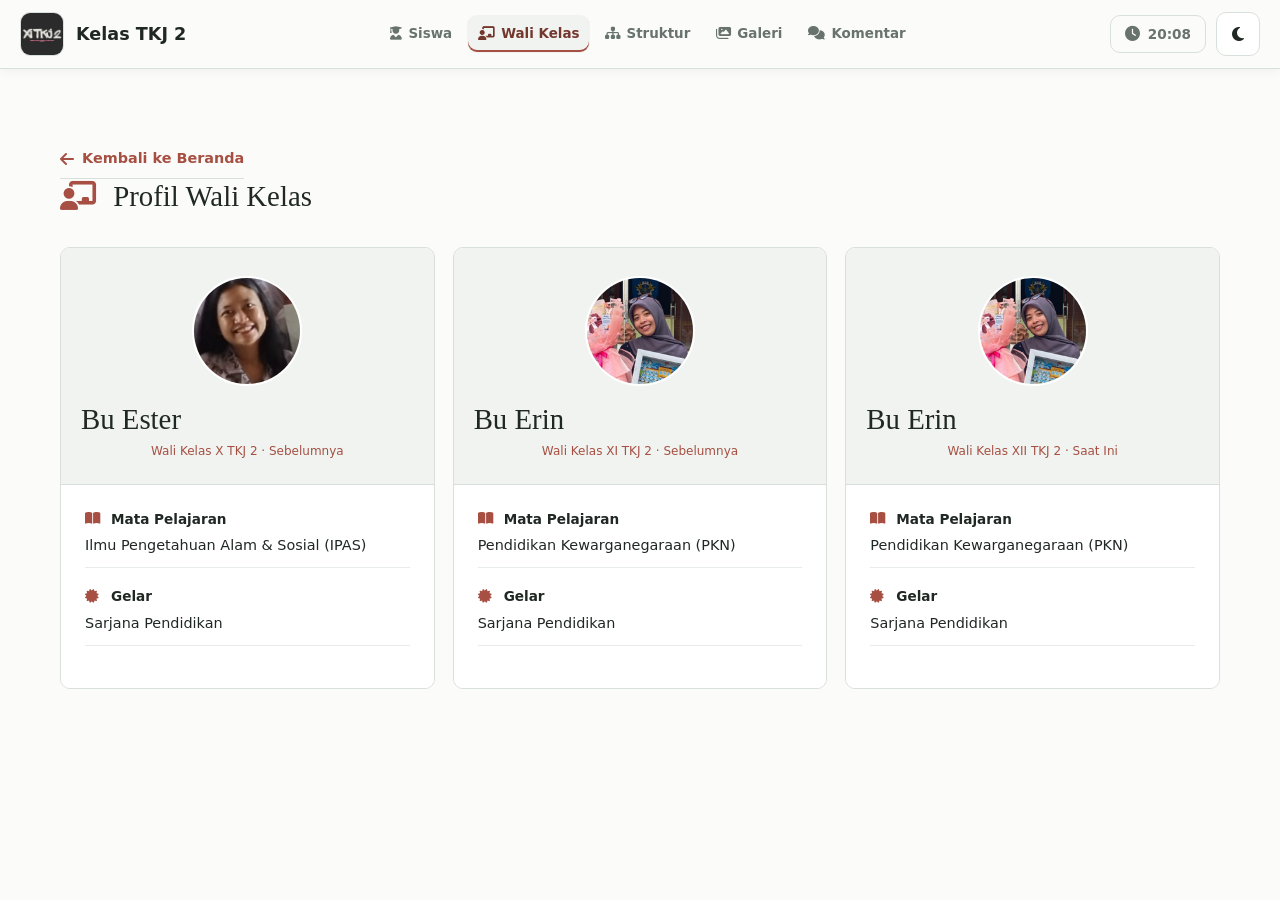
<file: wali-kelas.html>
<!DOCTYPE html>
<html lang="id">
<head>
    <meta charset="UTF-8">
    <meta name="viewport" content="width=device-width, initial-scale=1.0">
    <meta name="description" content="Profil wali kelas TKJ 2 dan guru yang mendampingi perjalanan kelas.">
    <meta name="theme-color" content="#fbfcfa">
    <title>Wali Kelas | Kenangan TKJ 2</title>
    <link rel="stylesheet" href="https://cdnjs.cloudflare.com/ajax/libs/font-awesome/6.4.0/css/all.min.css">
    <link rel="stylesheet" href="style.css">
</head>
<body>
    <nav class="navbar" aria-label="Navigasi utama">
        <div class="nav-container">
            <div class="nav-left"><a class="logo" href="index.html"><img class="logo-img" src="tkj2/tkj 2.jpg" alt="Logo Kelas TKJ 2"><span class="logo-text">Kelas TKJ 2</span></a></div>
            <ul class="nav-links" id="navLinks" aria-label="Menu navigasi">
                <li><a href="siswa.html" class="nav-link" data-page="siswa.html"><i class="fas fa-user-graduate" aria-hidden="true"></i> Siswa</a></li>
                <li><a href="wali-kelas.html" class="nav-link" data-page="wali-kelas.html"><i class="fas fa-chalkboard-teacher" aria-hidden="true"></i> Wali Kelas</a></li>
                <li><a href="struktur.html" class="nav-link" data-page="struktur.html"><i class="fas fa-sitemap" aria-hidden="true"></i> Struktur</a></li>
                <li><a href="galeri.html" class="nav-link" data-page="galeri.html"><i class="fas fa-images" aria-hidden="true"></i> Galeri</a></li>
                <li><a href="komentar.html" class="nav-link" data-page="komentar.html"><i class="fas fa-comments" aria-hidden="true"></i> Komentar</a></li>
            </ul>
            <div class="nav-right">
                <div class="live-clock-widget" aria-label="Jam lokal saat ini" role="complementary"><i class="fas fa-clock" aria-hidden="true"></i><span id="liveClockTime">00:00</span></div>
                <div class="theme-switcher" aria-label="Pengalih tema">
                    <button class="theme-btn active" data-theme="default" title="Tema terracotta" aria-label="Pilih tema terracotta"><i class="fas fa-palette" aria-hidden="true"></i></button>
                    <button class="theme-btn" data-theme="ocean" title="Tema sage" aria-label="Pilih tema sage"><i class="fas fa-leaf" aria-hidden="true"></i></button>
                </div>
                <button class="mobile-theme-toggle" id="mobileThemeToggle" type="button" aria-label="Aktifkan tema gelap" title="Ganti tema terang atau gelap" aria-pressed="false"><i class="fas fa-moon" aria-hidden="true"></i></button>
                <button class="mobile-menu-btn" id="mobileMenuBtn" aria-label="Buka menu navigasi" aria-expanded="false" aria-controls="navLinks"><i class="fas fa-bars" aria-hidden="true"></i></button>
            </div>
        </div>
    </nav>
    <main class="container">
        <section class="section active" id="wali-kelas">
            <div class="wali-kelas-container">
                <a class="back-to-home-btn" href="index.html"><i class="fas fa-arrow-left" aria-hidden="true"></i> Kembali ke Beranda</a>
                <h1 class="wali-kelas-title"><i class="fas fa-chalkboard-teacher" aria-hidden="true"></i> Profil Wali Kelas</h1>
                <div class="wali-grid">
                    <article class="wali-card">
                        <div class="wali-card-header"><div class="wali-photo"><img src="tkj2/bu ester.jpeg" alt="Bu Ester" loading="lazy"></div><h2>Bu Ester</h2><div class="wali-role-badge">Wali Kelas X TKJ 2 · Sebelumnya</div></div>
                        <div class="wali-card-body">
                            <div class="wali-info-item"><div class="label"><i class="fas fa-book-open" aria-hidden="true"></i> Mata Pelajaran</div><div class="value">Ilmu Pengetahuan Alam &amp; Sosial (IPAS)</div></div>
                            <div class="wali-info-item"><div class="label"><i class="fas fa-certificate" aria-hidden="true"></i> Gelar</div><div class="value">Sarjana Pendidikan</div></div>
                        </div>
                    </article>
                    <article class="wali-card">
                        <div class="wali-card-header"><div class="wali-photo"><img src="tkj2/bu erin.jpeg" alt="Bu Erin - Wali Kelas XI TKJ 2" loading="lazy"></div><h2>Bu Erin</h2><div class="wali-role-badge">Wali Kelas XI TKJ 2 · Sebelumnya</div></div>
                        <div class="wali-card-body">
                            <div class="wali-info-item"><div class="label"><i class="fas fa-book-open" aria-hidden="true"></i> Mata Pelajaran</div><div class="value">Pendidikan Kewarganegaraan (PKN)</div></div>
                            <div class="wali-info-item"><div class="label"><i class="fas fa-certificate" aria-hidden="true"></i> Gelar</div><div class="value">Sarjana Pendidikan</div></div>
                        </div>
                    </article>
                    <article class="wali-card">
                        <div class="wali-card-header"><div class="wali-photo"><img src="tkj2/bu erin.jpeg" alt="Bu Erin - Wali Kelas XII TKJ 2" loading="lazy"></div><h2>Bu Erin</h2><div class="wali-role-badge">Wali Kelas XII TKJ 2 · Saat Ini</div></div>
                        <div class="wali-card-body">
                            <div class="wali-info-item"><div class="label"><i class="fas fa-book-open" aria-hidden="true"></i> Mata Pelajaran</div><div class="value">Pendidikan Kewarganegaraan (PKN)</div></div>
                            <div class="wali-info-item"><div class="label"><i class="fas fa-certificate" aria-hidden="true"></i> Gelar</div><div class="value">Sarjana Pendidikan</div></div>
                        </div>
                    </article>
                </div>
            </div>
        </section>
    </main>
    <script src="app.js"></script>
</body>
</html>
</file>
<file: style.css>
:root {
    --primary-color: #a64f42;
    --primary-light: #c9826b;
    --primary-dark: #74372e;
    --accent-color: #202824;
    --text-primary: #202824;
    --text-secondary: #68736d;
    --bg-primary: #fbfcfa;
    --bg-secondary: #ffffff;
    --memory-ink: var(--text-primary);
    --memory-muted: var(--text-secondary);
    --memory-accent: var(--primary-color);
    --memory-line: #d9dfdb;
}

html[data-theme="ocean"] {
    --primary-color: #55745e;
    --primary-light: #78977e;
    --primary-dark: #354d3c;
    --accent-color: #202824;
    --text-primary: #202824;
    --text-secondary: #68736d;
    --bg-primary: #f4f7f3;
    --bg-secondary: #ffffff;
}

html.intro-active,
html.intro-active body {
    overflow: hidden;
}

html.intro-seen .welcome-screen {
    display: none;
}

.welcome-screen {
    position: fixed;
    z-index: 2000;
    inset: 0;
    display: grid;
    min-height: 100vh;
    min-height: 100svh;
    place-items: center;
    overflow: hidden;
    padding: 40px 24px;
    color: #fff;
    background: #202824;
    isolation: isolate;
    transition: opacity 700ms ease, visibility 700ms ease;
}

.welcome-screen::before {
    position: absolute;
    z-index: 0;
    inset: -20px;
    background-image: var(--welcome-backdrop);
    background-position: center;
    background-size: cover;
    content: '';
    filter: blur(20px) brightness(0.48);
}

.welcome-image,
.welcome-shade {
    position: absolute;
    z-index: 1;
    inset: 0;
    width: 100%;
    height: 100%;
}

.welcome-image {
    object-fit: cover;
    object-position: center 42%;
    opacity: 0;
    transition: opacity 900ms ease;
}

.welcome-image.is-visible {
    opacity: 1;
}

.welcome-shade {
    z-index: 2;
    background: rgba(14, 22, 18, 0.72);
}

.welcome-content {
    position: relative;
    z-index: 3;
    width: min(100%, 900px);
    padding: 48px 0;
    text-align: center;
}

.welcome-kicker,
.welcome-index {
    font-size: 0.75rem;
    font-weight: 700;
    letter-spacing: 0.12em;
}

.welcome-kicker {
    margin-bottom: 32px;
    color: #e2b49c;
}

.welcome-title {
    display: grid;
    gap: 8px;
    margin: 0;
    font-family: 'Trebuchet MS', 'Segoe UI', sans-serif;
    font-size: 3rem;
    font-weight: 400;
    line-height: 1.12;
}

.welcome-line {
    opacity: 1;
}

.welcome-line.is-typing::after {
    display: inline-block;
    margin-left: 3px;
    content: '|';
    animation: typing-caret 800ms steps(2, end) infinite;
}

.welcome-signature {
    margin: 28px 0 0;
    color: rgba(255, 255, 255, 0.78);
    font-size: 1rem;
    opacity: 0;
    transition: opacity 500ms ease;
}

.welcome-screen.is-ready .welcome-signature {
    opacity: 1;
}

.welcome-enter {
    display: inline-flex;
    align-items: center;
    gap: 12px;
    min-height: 48px;
    margin-top: 36px;
    padding: 12px 20px;
    border: 1px solid rgba(255, 255, 255, 0.7);
    border-radius: 4px;
    color: #202824;
    background: #fbfcfa;
    font: inherit;
    font-weight: 700;
    cursor: pointer;
    opacity: 1;
    visibility: visible;
    transform: translateY(0);
    transition: opacity 350ms ease, transform 350ms ease, background-color 200ms ease;
}

.welcome-enter:hover {
    background: #e2b49c;
}

.welcome-enter:focus-visible {
    outline: 3px solid #e2b49c;
    outline-offset: 4px;
}

.welcome-index {
    position: absolute;
    z-index: 3;
    right: 28px;
    bottom: 24px;
    color: rgba(255, 255, 255, 0.75);
}

.welcome-index span {
    padding: 0 6px;
    color: #e2b49c;
}

.welcome-screen.is-exiting {
    opacity: 0;
    visibility: hidden;
    pointer-events: none;
}

@media (max-width: 600px) {
    .welcome-screen {
        padding: 28px 22px;
    }

    .welcome-content {
        align-self: start;
        padding: 4px 0 48px;
        text-align: left;
    }

    .welcome-image {
        object-fit: contain;
        object-position: center 65%;
    }

    .welcome-shade {
        background: linear-gradient(
            180deg,
            rgba(14, 22, 18, 0.52) 0%,
            rgba(14, 22, 18, 0.4) 42%,
            rgba(14, 22, 18, 0.12) 76%,
            rgba(14, 22, 18, 0.08) 100%
        );
    }

    .welcome-kicker {
        margin-bottom: 24px;
    }

    .welcome-title {
        gap: 12px;
        font-size: 2rem;
    }

    .welcome-index {
        right: 22px;
        bottom: 18px;
        font-size: 0.65rem;
    }
}

@media (prefers-reduced-motion: reduce) {
    .welcome-line,
    .welcome-signature {
        animation: none;
        opacity: 1;
        transform: none;
    }

    .welcome-screen,
    .welcome-enter,
    .welcome-image {
        transition-duration: 0.01ms;
    }
}

* {
    margin: 0;
    padding: 0;
    box-sizing: border-box;
    font-family: 'Inter', system-ui, -apple-system, 'Segoe UI', Roboto, Helvetica, Arial, sans-serif;
}

body {
    padding-top: 80px;
    color: var(--text-primary);
    background: var(--bg-primary);
    line-height: 1.5;
}

.navbar {
    position: fixed;
    z-index: 1000;
    top: 0;
    left: 0;
    width: 100%;
    padding: 12px 0;
    backdrop-filter: blur(12px);
}

.nav-container {
    display: flex;
    align-items: center;
    justify-content: space-between;
    gap: 20px;
    max-width: 1400px;
    margin: 0 auto;
    padding: 0 20px;
}

.nav-left,
.nav-right,
.logo {
    display: flex;
    align-items: center;
}

.nav-left,
.nav-right {
    flex: 0 0 auto;
}

.logo {
    gap: 12px;
    color: var(--text-primary);
    text-decoration: none;
    white-space: nowrap;
}

.logo-img {
    display: block;
    width: 44px;
    height: 44px;
    flex: 0 0 44px;
    object-fit: cover;
    border-radius: 10px;
}

.logo-text {
    color: var(--text-primary);
    font-size: 1.1rem;
    font-weight: 700;
}

.nav-links {
    display: flex;
    flex: 1 1 auto;
    flex-wrap: wrap;
    align-items: center;
    justify-content: center;
    gap: 4px;
    min-width: 0;
    list-style: none;
}

.nav-links li {
    position: relative;
}

.nav-links a {
    display: flex;
    align-items: center;
    gap: 6px;
    padding: 8px 10px;
    color: var(--text-secondary);
    border: 1px solid transparent;
    border-radius: 8px;
    font-size: 0.84rem;
    font-weight: 600;
    text-decoration: none;
    white-space: nowrap;
}

.nav-right {
    gap: 10px;
}

.mobile-menu-btn {
    display: none;
}

@media (max-width: 992px) {
    body {
        padding-top: 72px;
    }

    .nav-container {
        flex-wrap: wrap;
        gap: 8px 12px;
    }

    .nav-left {
        margin-right: auto;
    }

    .nav-right {
        gap: 8px;
    }

    .mobile-menu-btn {
        display: inline-flex;
        align-items: center;
        justify-content: center;
    }

    .nav-links {
        display: none;
        order: 3;
        flex: 1 0 100%;
        align-items: stretch;
        flex-direction: column;
        gap: 2px;
        padding: 8px;
        border-radius: 10px;
    }

    .nav-links.active {
        display: flex;
    }

    .nav-links a {
        width: 100%;
        padding: 10px 12px;
    }
}

@media (max-width: 480px) {
    .nav-container {
        padding: 0 12px;
    }

    .logo-img {
        width: 38px;
        height: 38px;
        flex-basis: 38px;
    }

    .logo-text {
        font-size: 1rem;
    }
}

.theme-btn:hover {
    background: rgba(255, 255, 255, 0.15);
    border-color: rgba(255, 255, 255, 0.25);
    transform: scale(1.1);
}

.theme-btn.active {
    background: linear-gradient(135deg, var(--primary-color), var(--primary-light));
    border-color: var(--primary-light);
    box-shadow: 0 0 12px rgba(59, 130, 246, 0.4);
}

/* Mobile Menu Button */
.mobile-menu-btn {
    display: none;
    background: rgba(255, 255, 255, 0.08);
    border: 2px solid rgba(255, 255, 255, 0.12);
    color: white;
    font-size: 1.4rem;
    cursor: pointer;
    padding: 8px 12px;
    border-radius: 8px;
    transition: all 0.25s ease;
    width: 40px;
    height: 40px;
    align-items: center;
    justify-content: center;
}

.mobile-menu-btn:hover {
    background: rgba(255, 255, 255, 0.15);
    border-color: rgba(255, 255, 255, 0.25);
    transform: scale(1.1);
}

/* Dropdown Menu - Clean Modern */
.dropdown {
    position: relative;
}

.dropdown-menu {
    display: none;
    position: absolute;
    top: 100%;
    left: 0;
    background: white;
    min-width: 320px;
    max-height: 460px;
    overflow-y: auto;
    border-radius: 20px;
    box-shadow: 0 20px 35px -12px rgba(0, 0, 0, 0.15);
    z-index: 1001;
    padding: 8px 0;
    border: 1px solid rgba(0, 0, 0, 0.05);
}

.dropdown:hover .dropdown-menu {
    display: block;
    animation: fadeIn 0.2s ease;
}

@keyframes fadeIn {
    from {
        opacity: 0;
        transform: translateY(-8px);
    }

    to {
        opacity: 1;
        transform: translateY(0);
    }
}

.dropdown-menu a {
    color: #1e293b;
    padding: 10px 20px;
    display: flex;
    align-items: center;
    gap: 12px;
    transition: all 0.15s ease;
    font-size: 0.9rem;
    border-bottom: 1px solid #f1f5f9;
}

.dropdown-menu a:hover {
    background-color: #f8fafc;
    color: #3b82f6;
    padding-left: 24px;
}

.dropdown-menu a:last-child {
    border-bottom: none;
}

.dropdown-avatar {
    width: 32px;
    height: 32px;
    border-radius: 10px;
    object-fit: cover;
}

.mobile-menu-btn {
    display: none;
    background: none;
    border: none;
    color: white;
    font-size: 1.5rem;
    cursor: pointer;
    padding: 8px;
    border-radius: 12px;
    transition: background 0.2s;
}

.mobile-menu-btn:hover {
    background: rgba(255, 255, 255, 0.1);
}

/* Live Clock Widget */
.live-clock-widget {
    display: flex;
    align-items: center;
    gap: 8px;
    color: white;
    font-weight: 600;
    padding: 8px 14px;
    background: rgba(59, 130, 246, 0.15);
    border-radius: 8px;
    border: 2px solid rgba(59, 130, 246, 0.3);
    font-size: 0.85rem;
    transition: all 0.3s ease;
}

.live-clock-widget:hover {
    background: rgba(59, 130, 246, 0.25);
    border-color: rgba(59, 130, 246, 0.5);
}

.live-clock-widget i {
    font-size: 0.95rem;
    opacity: 1;
}

@keyframes clock-pulse {
    0%, 100% { opacity: 1; }
    50% { opacity: 0.6; }
}

/* Theme Switcher */
.theme-switcher {
    display: flex;
    gap: 6px;
    align-items: center;
    padding: 4px 6px;
    background: rgba(255, 255, 255, 0.05);
    border-radius: 8px;
    border: 2px solid rgba(255, 255, 255, 0.08);
}

.theme-btn {
    background: rgba(255, 255, 255, 0.08);
    border: 2px solid rgba(255, 255, 255, 0.12);
    color: white;
    width: 32px;
    height: 32px;
    border-radius: 6px;
    cursor: pointer;
    font-size: 0.9rem;
    display: flex;
    align-items: center;
    justify-content: center;
    transition: all 0.25s ease;
}

.theme-btn:hover {
    background: rgba(255, 255, 255, 0.15);
    border-color: rgba(255, 255, 255, 0.25);
    transform: scale(1.1);
}

.theme-btn.active {
    background: linear-gradient(135deg, var(--primary-color), var(--primary-light));
    border-color: var(--primary-light);
    box-shadow: 0 0 12px rgba(59, 130, 246, 0.4);
}

/* Weather Widget */
.weather-widget {
    display: flex;
    align-items: center;
    gap: 8px;
    color: white;
    font-weight: 600;
    padding: 8px 12px;
    background: rgba(255, 255, 255, 0.08);
    border-radius: 20px;
    border: 1px solid rgba(255, 255, 255, 0.15);
    font-size: 0.85rem;
    transition: all 0.3s ease;
}

.weather-widget:hover {
    background: rgba(255, 255, 255, 0.15);
    border-color: rgba(255, 255, 255, 0.3);
}

.weather-widget i {
    font-size: 1.2rem;
    animation: weather-float 3s ease-in-out infinite;
}

.weather-info {
    display: flex;
    flex-direction: column;
    gap: 2px;
}

.weather-info span:first-child {
    font-weight: 700;
    font-size: 0.9rem;
}

.weather-info span:last-child {
    font-size: 0.75rem;
    opacity: 0.85;
}

/* Main Container */
.container {
    max-width: 1280px;
    margin: 0 auto;
    padding: 24px;
}

/* Section Styling */
.section {
    display: none;
    animation: fadeIn 0.3s ease;
}

.section.active {
    display: block;
}

/* Home Section - Modern Cards */
header {
    background: linear-gradient(135deg, var(--primary-light) 0%, var(--primary-color) 50%, var(--primary-dark) 100%);
    background-size: 200% auto;
    color: white;
    padding: 48px 32px;
    text-align: center;
    border-radius: 20px;
    margin-bottom: 32px;
    box-shadow: 8px 8px 0px rgba(0, 0, 0, 0.15);
    border: 4px solid rgba(0, 0, 0, 0.2);
    animation: none;
    position: relative;
    overflow: hidden;
}

header::after {
    content: '';
    position: absolute;
    top: 0;
    left: 0;
    width: 100%;
    height: 100%;
    background-image: repeating-linear-gradient(45deg, transparent, transparent 2px, rgba(255,255,255,0.05) 2px, rgba(255,255,255,0.05) 4px);
    pointer-events: none;
}

header h1 {
    font-size: 2.5rem;
    font-weight: 900;
    letter-spacing: -0.02em;
    margin-bottom: 12px;
    animation: none;
    text-transform: uppercase;
    text-shadow: 3px 3px 0px rgba(0, 0, 0, 0.3);
}

header h1 i {
    display: inline-block;
    animation: none;
    color: #fff;
    margin-right: 10px;
}

header p {
    font-size: 1.1rem;
    opacity: 0.95;
    max-width: 600px;
    margin: 0 auto;
    animation: none;
    font-weight: 600;
    letter-spacing: 0.5px;
}

@keyframes gradientShift {
    0% {
        background-position: 0% 50%;
    }

    50% {
        background-position: 100% 50%;
    }

    100% {
        background-position: 0% 50%;
    }
}

@keyframes shine {
    0% {
        left: -100%;
    }

    20% {
        left: 200%;
    }

    100% {
        left: 200%;
    }
}

@keyframes float {
    0%, 100% {
        transform: translateY(0px);
    }
    50% {
        transform: translateY(-8px);
    }
}

@keyframes bounce {
    0%, 100% { transform: translateY(0); }
    50% { transform: translateY(-12px) scale(1.1); }
}

@keyframes slideDown {
    from {
        opacity: 0;
        transform: translateY(-30px);
    }

    to {
        opacity: 1;
        transform: translateY(0);
    }
}

@keyframes slideUp {
    from {
        opacity: 0;
        transform: translateY(30px);
    }

    to {
        opacity: 1;
        transform: translateY(0);
    }
}

.class-info {
    display: flex;
    justify-content: space-around;
    flex-wrap: wrap;
    background: white;
    padding: 24px;
    border-radius: 16px;
    margin-bottom: 32px;
    box-shadow: 6px 6px 0px rgba(0, 0, 0, 0.12);
    border: 3px solid #000;
}

.info-item {
    text-align: center;
    padding: 16px;
    min-width: 180px;
}

.info-item i {
    font-size: 2.5rem;
    color: var(--primary-color);
    margin-bottom: 12px;
}

.info-item h3 {
    margin-bottom: 4px;
    color: #000;
    font-weight: 700;
    font-size: 1.15rem;
}

.quick-actions {
    display: grid;
    grid-template-columns: repeat(auto-fill, minmax(240px, 1fr));
    gap: 24px;
    margin-top: 32px;
}

.action-card {
    background: white;
    padding: 24px 20px;
    border-radius: 16px;
    text-align: center;
    box-shadow: 6px 6px 0px rgba(0, 0, 0, 0.12);
    transition: all 0.3s ease;
    cursor: pointer;
    border: 3px solid var(--primary-color);
    animation: none;
}

.action-card:hover {
    transform: translate(-3px, -3px);
    box-shadow: 9px 9px 0px rgba(0, 0, 0, 0.12);
}

.action-card i {
    font-size: 2.5rem;
    color: var(--primary-color);
    margin-bottom: 16px;
    display: inline-block;
    transition: transform 0.3s ease;
}

.action-card:hover i {
    transform: scale(1.15) rotate(5deg);
}

.action-card h3 {
    margin-bottom: 8px;
    color: #000;
    font-weight: 700;
    transition: color 0.3s ease;
    font-size: 1.15rem;
}

.action-card:hover h3 {
    color: #1e40af;
}

@keyframes fadeUpCard {
    from {
        opacity: 0;
        transform: translateY(30px);
    }

    to {
        opacity: 1;
        transform: translateY(0);
    }
}

/* Wali Kelas Section - Clean Cards */
.wali-container-screenshot {
    background: white;
    border-radius: 28px;
    padding: 32px;
    box-shadow: 0 4px 12px rgba(0, 0, 0, 0.04);
    border: 1px solid #eef2ff;
    margin-bottom: 32px;
}

.wali-profile {
    margin-bottom: 32px;
    border-bottom: 1px solid #f1f5f9;
    padding-bottom: 24px;
}

.wali-profile:last-child {
    border-bottom: none;
    margin-bottom: 0;
    padding-bottom: 0;
}

.wali-name {
    font-size: 1.6rem;
    font-weight: 700;
    color: #0f172a;
    margin-bottom: 6px;
    letter-spacing: -0.3px;
}

.wali-name i {
    color: #3b82f6;
    margin-right: 10px;
    font-size: 1.6rem;
}

.wali-role {
    display: inline-block;
    background: #ef4444;
    color: white;
    padding: 4px 14px;
    border-radius: 40px;
    font-size: 0.75rem;
    font-weight: 500;
    margin-bottom: 16px;
}

.wali-divider {
    height: 1px;
    background: linear-gradient(to right, #e2e8f0, transparent);
    margin: 24px 0;
}

.wali-subsection {
    margin-top: 24px;
}

.wali-subsection h3 {
    color: #0f172a;
    margin-bottom: 16px;
    font-size: 1.2rem;
    font-weight: 600;
    display: flex;
    align-items: center;
    gap: 8px;
}

.wali-subsection h3 i {
    color: #3b82f6;
}

.wali-education-item {
    margin-bottom: 16px;
    padding-left: 16px;
    border-left: 3px solid #3b82f6;
}

.wali-education-title {
    font-weight: 600;
    color: #0f172a;
    margin-bottom: 4px;
}

.wali-education-desc {
    color: #475569;
    font-size: 0.9rem;
}

/* Neobrutalism Theme - Blue Soft Version */

.all-students-container {
    background: white;
    border-radius: 28px;
    padding: 32px;
    box-shadow: 0 4px 12px rgba(0, 0, 0, 0.04);
    border: 1px solid #eef2ff;
    /* Neobrutalism additions - Soft Blue */
    box-shadow: 6px 6px 0 0 #1e40af;
    border: 2px solid #1e3a8a;
    border-radius: 20px;
}

.student-info-header {
    margin-bottom: 28px;
    font-size: 1rem;
    color: #2563eb;
    font-weight: 700;
    border-bottom: 2px solid #2563eb;
    padding-bottom: 8px;
    display: inline-block;
    /* Neobrutalism additions - Blue */
    background: #1e3a8a;
    color: #ffffff;
    padding: 8px 16px;
    border-bottom: none;
    box-shadow: 4px 4px 0 0 #60a5fa;
    letter-spacing: -0.5px;
    font-weight: 800;
    text-transform: uppercase;
    border-radius: 12px;
}

.students-grid {
    display: grid;
    grid-template-columns: repeat(auto-fill, minmax(280px, 1fr));
    gap: 28px;
}

.student-card {
    background: white;
    border-radius: 24px;
    overflow: hidden;
    transition: all 0.25s ease;
    cursor: pointer;
    border: 1px solid #eef2ff;
    /* Neobrutalism additions - Soft Blue */
    border-radius: 20px;
    border: 2px solid #1e3a8a;
    box-shadow: 5px 5px 0 0 #3b82f6;
    transition: all 0.2s ease;
}

.student-card:hover {
    transform: translateY(-6px);
    box-shadow: 0 20px 30px -12px rgba(0, 0, 0, 0.1);
    border-color: #3b82f6;
    /* Neobrutalism additions - Blue */
    transform: translate(-3px, -3px);
    box-shadow: 8px 8px 0 0 #2563eb;
    border-color: #2563eb;
}

.student-card-header {
    background: linear-gradient(135deg, #2563eb, #1e40af);
    color: white;
    padding: 24px 20px;
    text-align: center;
    min-height: 130px;
    display: flex;
    flex-direction: column;
    justify-content: center;
    /* Neobrutalism additions - Blue Soft */
    background: linear-gradient(135deg, #3b82f6, #1d4ed8);
    position: relative;
    border-bottom: 2px solid #1e3a8a;
}

.student-card-header::after {
    display: none;
}

.student-card-avatar {
    width: 72px;
    height: 72px;
    border-radius: 36px;
    border: 2px solid white;
    margin: 0 auto 12px;
    overflow: hidden;
    box-shadow: 0 4px 10px rgba(0, 0, 0, 0.1);
    /* Neobrutalism additions - Blue Soft */
    border-radius: 16px;
    border: 3px solid #ffffff;
    box-shadow: 4px 4px 0 0 #1e3a8a;
}

.student-card-avatar img {
    width: 100%;
    height: 100%;
    object-fit: cover;
}

.student-card-header h3 {
    margin-bottom: 4px;
    font-size: 1.2rem;
    font-weight: 600;
    /* Neobrutalism additions */
    color: #ffffff;
    font-weight: 800;
    letter-spacing: -0.5px;
    text-transform: uppercase;
    text-shadow: none;
}

.student-card-body {
    padding: 20px;
    background: #ffffff;
}

.student-card-detail-item {
    display: flex;
    align-items: center;
    margin-bottom: 12px;
    font-size: 0.85rem;
    color: #1e293b;
    /* Neobrutalism additions - Soft Blue */
    font-weight: 600;
    padding: 6px 8px;
    border-left: 3px solid #3b82f6;
    border-radius: 8px;
    transition: all 0.2s ease;
}

.student-card-detail-item:hover {
    transform: translateX(4px);
    background: #eff6ff;
    border-left: 3px solid #1e40af;
}

.student-card-detail-item i {
    width: 24px;
    color: #3b82f6;
    margin-right: 8px;
    font-size: 0.9rem;
    /* Neobrutalism additions */
    color: #2563eb;
    font-weight: bold;
}

/* Social Media Buttons - Neobrutalism Theme */
.social-links {
    display: flex;
    justify-content: center;
    gap: 24px;
    flex-wrap: wrap;
    padding: 32px 28px;
    background: white;
    border-radius: 24px;
    margin-top: 32px;
    margin-bottom: 32px;
    border: 3px solid #1e3a8a;
    box-shadow: 8px 8px 0 0 #1e3a8a, 0 0 0 1px rgba(0, 0, 0, 0.08);
}

.social-btn {
    display: inline-flex;
    align-items: center;
    justify-content: center;
    gap: 12px;
    padding: 12px 28px;
    border-radius: 16px;
    font-size: 0.95rem;
    font-weight: 600;
    text-decoration: none;
    color: white;
    transition: all 0.3s cubic-bezier(0.175, 0.885, 0.32, 1.275);
    min-width: 140px;
    border: 3px solid rgba(0, 0, 0, 0.2);
    letter-spacing: -0.3px;
    text-transform: uppercase;
}

.social-btn i {
    font-size: 1.1rem;
    opacity: 0.95;
}

.social-btn.tiktok {
    background: linear-gradient(135deg, #010101 0%, #1a1a1a 100%);
    border-color: #25f4ee;
    box-shadow: 4px 4px 0 0 rgba(1, 1, 1, 0.4);
}

.social-btn.tiktok:hover {
    background: linear-gradient(135deg, #25f4ee 0%, #1dd1a1 100%);
    color: #010101;
    transform: translate(-3px, -3px);
    box-shadow: 6px 6px 0 0 rgba(1, 1, 1, 0.3);
    border-color: #010101;
}

.social-btn.tiktok:active {
    transform: translate(0, 0);
    box-shadow: 2px 2px 0 0 rgba(1, 1, 1, 0.2);
}

.social-btn.youtube {
    background: linear-gradient(135deg, #ff0000 0%, #dc143c 100%);
    border-color: #fff;
    box-shadow: 4px 4px 0 0 rgba(255, 0, 0, 0.3);
}

.social-btn.youtube:hover {
    background: linear-gradient(135deg, #ffffff 0%, #f5f5f5 100%);
    color: #ff0000;
    transform: translate(-3px, -3px);
    box-shadow: 6px 6px 0 0 rgba(255, 0, 0, 0.25);
    border-color: #ff0000;
}

.social-btn.youtube:active {
    transform: translate(0, 0);
    box-shadow: 2px 2px 0 0 rgba(255, 0, 0, 0.15);
}

.social-btn.instagram {
    background: linear-gradient(135deg, #feda75 0%, #fa7e1e 25%, #d92e7f 50%, #9b36b7 75%, #515bd4 100%);
    border-color: rgba(255, 255, 255, 0.3);
    box-shadow: 4px 4px 0 0 rgba(217, 46, 127, 0.3);
}

.social-btn.instagram:hover {
    background: linear-gradient(135deg, #ffffff 0%, #f8f8f8 100%);
    color: #d92e7f;
    transform: translate(-3px, -3px);
    box-shadow: 6px 6px 0 0 rgba(217, 46, 127, 0.25);
    border-color: #d92e7f;
}

.social-btn.instagram:active {
    transform: translate(0, 0);
    box-shadow: 2px 2px 0 0 rgba(217, 46, 127, 0.15);
}

/* ===== STUDENT PROFILE SECTION - Desktop Neobrutalism Theme ===== */

.student-container {
    background: linear-gradient(135deg, #fef3c7 0%, #fde68a 100%);
    border-radius: 24px;
    border: 3px solid #1e3a8a;
    box-shadow: 8px 8px 0px #1e3a8a;
    overflow: hidden;
    max-width: 500px;
    margin: 0 auto;
    transition: all 0.3s ease;
}

.student-container:hover {
    transform: translate(-2px, -2px);
    box-shadow: 10px 10px 0px #1e3a8a;
}

.student-header {
    background: linear-gradient(135deg, #3b82f6, #1e40af);
    padding: 32px 24px;
    text-align: center;
    display: flex;
    flex-direction: column;
    align-items: center;
    border-bottom: 3px solid #1e3a8a;
    position: relative;
}

.student-header::after {
    content: '';
    position: absolute;
    bottom: -3px;
    right: 16px;
    width: 40px;
    height: 40px;
    background: repeating-linear-gradient(
        45deg,
        #1e3a8a,
        #1e3a8a 12px,
        transparent 12px,
        transparent 24px
    );
    border-radius: 8px;
}

.student-avatar {
    width: 120px;
    height: 120px;
    border-radius: 20px;
    border: 4px solid #ffffff;
    box-shadow: 6px 6px 0px #1e3a8a;
    overflow: hidden;
    margin-bottom: 16px;
    background: white;
    transition: all 0.3s ease;
}

.student-avatar:hover {
    transform: scale(1.05);
}

.student-avatar img {
    width: 100%;
    height: 100%;
    object-fit: cover;
}

.student-info {
    flex: 1;
    color: white;
}

.student-info h2 {
    font-size: 1.5rem;
    font-weight: 800;
    margin-bottom: 6px;
    letter-spacing: -0.5px;
    text-transform: uppercase;
    text-shadow: 2px 2px 4px rgba(0, 0, 0, 0.2);
}

.student-nis {
    font-size: 0.95rem;
    font-weight: 600;
    opacity: 0.95;
    letter-spacing: 0.5px;
}

.student-details-simple {
    padding: 28px 24px;
    display: flex;
    flex-direction: column;
    gap: 14px;
    background: linear-gradient(135deg, #fef3c7 0%, #fde68a 100%);
}

.detail-row {
    display: flex;
    align-items: flex-start;
    gap: 14px;
    padding: 16px 18px;
    background: white;
    border-radius: 14px;
    border-left: 4px solid #3b82f6;
    box-shadow: 3px 3px 0px rgba(30, 58, 138, 0.2);
    transition: all 0.2s ease;
}

.detail-row:hover {
    transform: translate(-2px, -2px);
    box-shadow: 5px 5px 0px rgba(30, 58, 138, 0.3);
    border-left-color: #1e40af;
}

.detail-row i {
    width: 28px;
    height: 28px;
    display: flex;
    align-items: center;
    justify-content: center;
    color: #3b82f6;
    font-size: 1rem;
    font-weight: bold;
    background: #eff6ff;
    border-radius: 8px;
    flex-shrink: 0;
    transition: all 0.2s ease;
}

.detail-row:hover i {
    color: #1e40af;
    background: #dbeafe;
    transform: scale(1.1);
}

.detail-row .label {
    font-size: 0.85rem;
    font-weight: 700;
    color: #1e293b;
    text-transform: uppercase;
    letter-spacing: 0.3px;
    min-width: 100px;
    color: #475569;
}

.detail-row .value {
    font-size: 0.95rem;
    font-weight: 600;
    color: #1e293b;
    flex: 1;
}

/* ===================================================================
   RESPONSIVE DESIGN - Mobile-First Unique Experience
   =================================================================== */

/* ---------- Tablet Breakpoint (max-width: 992px) ---------- */
@media (max-width: 992px) {
    .navbar {
        padding: 8px 0;
    }

    .nav-container {
        gap: 12px;
    }

    .live-clock-widget {
        display: none !important;
    }

    .nav-links {
        display: none;
        position: absolute;
        top: 56px;
        left: 0;
        width: 100%;
        background: rgba(15, 23, 42, 0.98);
        backdrop-filter: blur(16px);
        flex-direction: column;
        padding: 12px;
        gap: 2px;
        border-bottom: 1px solid rgba(255, 255, 255, 0.08);
        max-height: 80vh;
        overflow-y: auto;
    }

    .nav-links.active {
        display: flex;
        animation: slideNavDown 0.3s ease-out;
    }

    @keyframes slideNavDown {
        from { opacity: 0; transform: translateY(-10px); }
        to { opacity: 1; transform: translateY(0); }
    }

    .nav-links li {
        margin: 0;
    }

    .mobile-menu-btn {
        display: flex;
    }

    .dropdown-menu {
        position: static;
        box-shadow: none;
        background: rgba(255, 255, 255, 0.05);
        padding: 8px 0 8px 24px;
        max-height: 350px;
        border-radius: 14px;
    }

    .dropdown-menu a {
        color: #e2e8f0;
        border-bottom: 1px solid rgba(255, 255, 255, 0.05);
        padding: 10px 14px;
        font-size: 0.9rem;
    }

    .dropdown-menu a:hover {
        background-color: rgba(255, 255, 255, 0.1);
        color: white;
        padding-left: 18px;
    }
}

/* ---------- Mobile Breakpoint (max-width: 768px) ---------- */
@media (max-width: 768px) {

    /* === BODY & GLOBAL === */
    body {
        padding-top: 64px;
        font-size: 15px;
        -webkit-text-size-adjust: 100%;
    }

    /* === NAVBAR - Compact Mobile Header === */
    .navbar {
        padding: 4px 0;
        background: rgba(15, 23, 42, 0.96);
        height: auto;
    }

    .nav-container {
        padding: 0 12px;
        gap: 8px;
    }

    .logo-img {
        width: 32px;
        height: 32px;
        border-radius: 8px;
    }

    .logo-text {
        font-size: 0.9rem;
        display: block;
    }

    .live-clock-widget {
        display: none !important;
    }

    .nav-links {
        top: 50px;
        padding: 8px;
        gap: 0px;
    }

    .nav-links a {
        padding: 8px 12px;
        font-size: 0.8rem;
        border-radius: 12px;
    }

    .nav-links a i {
        width: 20px;
        text-align: center;
        font-size: 0.9rem;
    }

    /* === DROPDOWN MENU - Mobile Optimized === */
    .dropdown-menu {
        position: static;
        box-shadow: none;
        background: rgba(255, 255, 255, 0.05);
        padding: 8px 0 8px 20px;
        max-height: 350px;
        border-radius: 14px;
    }

    .dropdown-menu a {
        color: #e2e8f0;
        border-bottom: 1px solid rgba(255, 255, 255, 0.05);
        padding: 10px 14px;
        font-size: 0.85rem;
    }

    .dropdown-menu a:hover {
        background-color: rgba(255, 255, 255, 0.1);
        color: white;
        padding-left: 18px;
    }

    /* === CONTAINER === */
    .container {
        padding: 12px;
    }

    /* === HOME SECTION - Mobile Hero === */
    header {
        padding: 32px 20px;
        border-radius: 20px;
        margin-bottom: 20px;
    }

    header h1 {
        font-size: 1.35rem;
        line-height: 1.3;
    }

    header h1 i {
        display: block;
        margin-bottom: 8px;
        margin-right: 0;
        font-size: 2rem;
    }

    header p {
        font-size: 0.9rem;
    }

    /* === CLASS INFO - Horizontal Scroll Cards === */
    .class-info {
        display: grid;
        grid-template-columns: 1fr 1fr;
        gap: 10px;
        padding: 16px;
        border-radius: 20px;
        margin-bottom: 20px;
    }

    .info-item {
        padding: 14px 10px;
        min-width: unset;
        background: #f8fafc;
        border-radius: 16px;
        border: 1px solid #eef2ff;
    }

    .info-item i {
        font-size: 1.5rem;
        margin-bottom: 8px;
    }

    .info-item h3 {
        font-size: 0.95rem;
    }

    .info-item p {
        font-size: 0.8rem;
        color: #64748b;
    }

    /* === QUICK ACTIONS - 2-Column Grid for Mobile === */
    .quick-actions {
        grid-template-columns: 1fr 1fr;
        gap: 10px;
        margin-top: 20px;
    }

    .action-card {
        padding: 20px 14px;
        border-radius: 18px;
    }

    .action-card i {
        font-size: 1.8rem;
        margin-bottom: 10px;
    }

    .action-card h3 {
        font-size: 0.9rem;
    }

    .action-card p {
        font-size: 0.75rem;
        color: #64748b;
    }

    .action-card:hover {
        transform: translateY(-4px) scale(1.01);
    }

    .action-card:active {
        transform: scale(0.97);
        transition: transform 0.1s;
    }

    /* === SOCIAL LINKS - Vertical Stack on Mobile === */
    .social-links {
        flex-direction: column;
        align-items: stretch;
        gap: 12px;
        padding: 20px 16px;
        border-radius: 20px;
        margin-top: 20px;
        margin-bottom: 20px;
        border: 2px solid #1e3a8a;
        box-shadow: 5px 5px 0 0 #1e3a8a;
    }

    .social-btn {
        padding: 14px 20px;
        min-width: unset;
        width: 100%;
        font-size: 0.9rem;
        border-radius: 14px;
        justify-content: center;
        box-shadow: 3px 3px 0 0 rgba(0, 0, 0, 0.2);
    }

    .social-btn:hover {
        box-shadow: 4px 4px 0 0 rgba(0, 0, 0, 0.25);
    }

    .social-btn i {
        font-size: 1.2rem;
    }

    /* === STUDENT PROFILE - Mobile Optimized === */
    .student-container {
        background: linear-gradient(135deg, #fef3c7 0%, #fde68a 100%);
        border-radius: 20px;
        border: 2px solid #1e3a8a;
        box-shadow: 6px 6px 0px #1e3a8a;
        margin-bottom: 20px;
        max-width: 100%;
    }

    .student-header {
        background: linear-gradient(135deg, #3b82f6, #1d4ed8);
        border-bottom: 2px solid #1e3a8a;
        padding: 24px 16px;
    }

    .student-header::after {
        display: none;
    }

    .student-avatar {
        width: 100px;
        height: 100px;
        border-radius: 16px;
        border: 3px solid #ffffff;
        box-shadow: 4px 4px 0px #1e3a8a;
        margin-right: 0;
        margin-bottom: 12px;
    }

    .student-info h2 {
        font-size: 1.2rem;
        font-weight: 800;
    }

    .student-details-simple {
        padding: 16px 12px;
        gap: 10px;
        background: linear-gradient(135deg, #fef3c7 0%, #fde68a 100%);
    }

    .detail-row {
        padding: 12px 14px;
        border-radius: 12px;
        border-left: 3px solid #3b82f6;
        box-shadow: 2px 2px 0px rgba(30, 58, 138, 0.15);
        gap: 10px;
        flex-wrap: wrap;
    }

    .detail-row i {
        width: 28px;
        height: 28px;
        font-size: 0.9rem;
        flex-shrink: 0;
    }

    .detail-row .label {
        min-width: 80px;
        font-size: 0.75rem;
    }

    .detail-row .value {
        font-size: 0.85rem;
        width: 100%;
        padding-left: 10px;
        margin-top: 2px;
    }

    /* === ALL STUDENTS - Compact Mobile Cards === */
    /* Mempertahankan .all-students-container yang sudah ada */
    .all-students-container {
        padding: 16px;
        border-radius: 20px;
    }

    .student-info-header {
        font-size: 0.9rem;
        margin-bottom: 16px;
    }

    .students-grid {
        grid-template-columns: 1fr;
        gap: 12px;
    }

    .student-card {
        border-radius: 18px;
        display: flex;
        flex-direction: row;
        overflow: hidden;
    }

    .student-card-header {
        min-height: unset;
        padding: 14px;
        width: 110px;
        flex-shrink: 0;
        display: flex;
        flex-direction: column;
        align-items: center;
        justify-content: center;
    }

    .student-card-avatar {
        width: 52px;
        height: 52px;
        border-radius: 26px;
        margin: 0 0 6px 0;
    }

    .student-card-header h3 {
        font-size: 0.7rem;
        text-align: center;
        line-height: 1.2;
    }

    .student-card-body {
        padding: 14px;
        display: flex;
        flex-direction: column;
        justify-content: center;
        flex: 1;
    }

    .student-card-detail-item {
        font-size: 0.8rem;
        margin-bottom: 6px;
    }

    .student-card:hover {
        transform: none;
    }

    .student-card:active {
        transform: scale(0.98);
        transition: transform 0.1s;
    }
}

/* === EXTRA SMALL DEVICES (di bawah 480px) === */
@media (max-width: 480px) {
    /* === NAVBAR - Ultra Compact for Small Phones === */
    .navbar {
        padding: 2px 0;
    }

    .nav-container {
        padding: 0 8px;
        gap: 4px;
    }

    .nav-left {
        min-width: auto;
    }

    .logo-img {
        width: 28px;
        height: 28px;
        border-radius: 6px;
    }

    .theme-switcher {
        gap: 4px;
        padding: 2px 4px;
    }

    .theme-btn {
        width: 28px;
        height: 28px;
        font-size: 0.8rem;
    }

    .mobile-menu-btn {
        width: 36px;
        height: 36px;
        padding: 6px;
        font-size: 1.2rem;
    }

    .nav-links {
        top: 46px;
        padding: 6px;
        gap: 0px;
    }

    .nav-links a {
        padding: 6px 10px;
        font-size: 0.75rem;
        border-radius: 10px;
    }

    .nav-links a i {
        width: 18px;
        font-size: 0.8rem;
    }

    /* === DROPDOWN MENU - Ultra Compact for Small Phones === */
    .dropdown-menu {
        position: static;
        box-shadow: none;
        background: rgba(255, 255, 255, 0.05);
        padding: 6px 0 6px 16px;
        max-height: 300px;
        border-radius: 12px;
    }

    .dropdown-menu a {
        color: #e2e8f0;
        border-bottom: 1px solid rgba(255, 255, 255, 0.05);
        padding: 8px 12px;
        font-size: 0.8rem;
    }

    .dropdown-menu a:hover {
        background-color: rgba(255, 255, 255, 0.1);
        color: white;
        padding-left: 16px;
    }

    body {
        padding-top: 56px;
    }

    /* === STUDENTS GRID === */
    .all-students-container {
        padding: 12px;
    }

    .student-card-header {
        width: 90px;
        padding: 10px;
    }

    .student-card-avatar {
        width: 44px;
        height: 44px;
        border-radius: 22px;
    }

    .student-card-header h3 {
        font-size: 0.65rem;
    }

    .student-card-body {
        padding: 10px;
    }

    .student-card-detail-item {
        font-size: 0.75rem;
        padding: 4px 6px;
    }

    .student-card-detail-item i {
        width: 20px;
        font-size: 0.75rem;
    }

    .student-info-header {
        font-size: 0.8rem;
        padding: 6px 12px;
    }
}

/* === TABLET LANDSCAPE (769px - 1024px) === */
@media (min-width: 769px) and (max-width: 1024px) {
    .students-grid {
        grid-template-columns: repeat(auto-fill, minmax(240px, 1fr));
        gap: 20px;
    }

    .student-card-header {
        padding: 20px 16px;
        min-height: 120px;
    }

    .student-card-avatar {
        width: 60px;
        height: 60px;
    }

    .student-card-header h3 {
        font-size: 1rem;
    }

    .student-card-detail-item {
        font-size: 0.8rem;
    }
}

    /* === STRUCTURE TREE - Vertical Stack on Mobile === */
    .structure-tree {
        padding: 20px 14px;
        border-radius: 18px;
    }

    .tree-level {
        flex-direction: column;
        align-items: center;
        gap: 16px;
        margin-bottom: 20px;
    }

    .top-level,
    .middle-level {
        margin-bottom: 24px;
    }

    .tree-member {
        width: 100%;
        max-width: 260px;
    }

    .member-thumb {
        width: 80px;
        height: 80px;
    }

    .member-box {
        min-width: unset;
        width: 100%;
        padding: 12px 16px;
    }

    .member-position {
        font-size: 0.7rem;
    }

    .member-fullname {
        font-size: 0.82rem;
    }

    .tree-connector {
        height: 30px;
        margin: -5px 0 10px 0;
    }

    .connector-line.vertical {
        height: 30px;
        top: -30px;
    }

    .connector-line.horizontal {
        display: none;
    }

    /* === COMMENTS - Mobile Friendly === */
    .comments-container {
        padding: 20px 16px;
        border-radius: 18px;
    }

    .comments-header h2 {
        font-size: 1.4rem !important;
    }

    .form-textarea-simple {
        font-size: 16px; /* Prevents iOS zoom */
        padding: 14px;
        min-height: 100px;
        border-radius: 14px;
    }

    .submit-btn-simple {
        padding: 14px 20px;
        font-size: 1rem;
        border-radius: 14px;
    }

    /* === GALLERY - 2 Columns Mobile Grid === */
    .galeri-container {
        padding: 12px;
    }

    .galeri-title {
        font-size: 1.4rem;
        margin-bottom: 16px;
    }

    .galeri-grid {
        grid-template-columns: 1fr 1fr;
        gap: 10px;
    }

    .galeri-item {
        border-radius: 8px;
        border-width: 2px;
        border-style: solid;
        border-color: #000;
    }

    .galeri-item img {
        height: 130px;
    }

    .galeri-caption {
        padding: 8px 6px;
        font-size: 0.72rem;
        gap: 4px;
    }

    .galeri-overlay i {
        width: 44px;
        height: 44px;
        font-size: 1.5rem;
    }

    /* === MODAL - Full Screen Mobile === */
    .modal-content {
        max-width: 96%;
        max-height: 80vh;
        border-width: 2px;
        border-radius: 8px;
    }

    .modal-prev,
    .modal-next {
        width: 36px;
        height: 36px;
        font-size: 18px;
    }

    .modal-prev {
        left: 8px;
    }

    .modal-next {
        right: 8px;
    }

    .close-modal {
        top: 10px;
        right: 10px;
        font-size: 28px;
        width: 38px;
        height: 38px;
    }

    .modal-caption {
        font-size: 0.85rem;
        bottom: 12px;
        padding: 10px 16px;
        width: 90%;
        border-radius: 14px;
    }

    /* === DROPDOWN - Full Width Mobile === */
    .dropdown-menu {
        min-width: unset;
    }

    .dropdown-students-grid {
        grid-template-columns: 1fr 1fr;
        gap: 8px;
        padding: 8px;
        max-width: 100%;
    }

    .dropdown-student-card {
        padding: 14px 10px;
        min-height: 130px;
        border: 3px solid #000;
        border-radius: 12px;
    }

    .dropdown-student-card .avatar {
        width: 48px;
        height: 48px;
    }

    .dropdown-student-card .name {
        font-size: 0.75rem;
        font-weight: 800;
    }

    .dropdown-student-card .info {
        font-size: 0.7rem;
        font-weight: 600;
    }

    /* === SECTION TITLES on Mobile === */
    #all-students h2,
    #structure h2 {
        font-size: 1.3rem !important;
        margin-bottom: 20px !important;
    }

    /* Social heading on mobile */
    #home h2[style] {
        font-size: 1.1rem !important;
        margin-top: 24px !important;
        margin-bottom: 14px !important;
    }

    /* === FOOTER === */
    footer {
        margin-top: 30px;
        border-radius: 16px;
    }

/* ---------- Small Phone Breakpoint (max-width: 400px) ---------- */
@media (max-width: 400px) {
    .class-info {
        grid-template-columns: 1fr;
        gap: 8px;
    }

    .info-item {
        display: flex;
        align-items: center;
        gap: 12px;
        text-align: left;
        padding: 12px 14px;
    }

    .info-item i {
        font-size: 1.3rem;
        margin-bottom: 0;
    }

    .info-item h3 {
        font-size: 0.9rem;
        margin-bottom: 0;
    }

    .info-item p {
        font-size: 0.78rem;
    }

    .quick-actions {
        grid-template-columns: 1fr 1fr;
        gap: 8px;
    }

    .action-card {
        padding: 16px 10px;
    }

    .action-card i {
        font-size: 1.5rem;
    }

    .action-card h3 {
        font-size: 0.82rem;
    }

    .action-card p {
        font-size: 0.7rem;
    }

    header h1 {
        font-size: 1.2rem;
    }

    .galeri-grid {
        grid-template-columns: 1fr 1fr;
        gap: 8px;
    }

    .galeri-item img {
        height: 100px;
    }

    .galeri-caption {
        font-size: 0.65rem;
        padding: 6px 4px;
    }

    .student-card-header {
        width: 90px;
        padding: 10px;
    }

    .student-card-avatar {
        width: 44px;
        height: 44px;
    }

    .student-card-header h3 {
        font-size: 0.65rem;
    }
}

/* Wali Kelas with Photo - Modern Cards */
.wali-kelas-container {
    max-width: 1280px;
    margin: 0 auto;
    padding: 20px;
    background: #f8fafc;
}

.wali-kelas-title {
    text-align: center;
    margin-bottom: 32px;
    color: #0f172a;
    font-size: 1.8rem;
    font-weight: 700;
    letter-spacing: -0.3px;
}

.wali-kelas-title i {
    color: #3b82f6;
    margin-right: 10px;
}

.wali-grid {
    display: grid;
    grid-template-columns: repeat(auto-fit, minmax(300px, 1fr));
    gap: 28px;
    margin-top: 20px;
}

.wali-card {
    background: white;
    border-radius: 16px;
    overflow: hidden;
    box-shadow: 6px 6px 0px rgba(0, 0, 0, 0.12);
    transition: all 0.3s ease;
    border: 3px solid #000;
}

.wali-card:hover {
    transform: translate(-3px, -3px);
    box-shadow: 9px 9px 0px rgba(0, 0, 0, 0.12);
}

.wali-card-header {
    background: linear-gradient(135deg, var(--primary-color), var(--primary-light));
    color: white;
    padding: 28px 20px 20px;
    text-align: center;
}

.wali-photo {
    width: 110px;
    height: 110px;
    border-radius: 16px;
    border: 4px solid white;
    margin: 0 auto 16px;
    overflow: hidden;
    box-shadow: 4px 4px 0px rgba(0, 0, 0, 0.15);
}

.wali-photo img {
    width: 100%;
    height: 100%;
    object-fit: cover;
}

.wali-card-header h3 {
    font-size: 1.4rem;
    font-weight: 700;
    margin-bottom: 6px;
    text-transform: uppercase;
    letter-spacing: 0.5px;
}

.wali-role-badge {
    display: inline-block;
    background: #000;
    color: white;
    padding: 4px 14px;
    border-radius: 40px;
    font-size: 0.75rem;
    font-weight: 500;
}

.wali-card-body {
    padding: 24px;
    background: white;
}

.wali-info-item {
    margin-bottom: 18px;
    border-left: 3px solid #3b82f6;
    padding-left: 14px;
}

.wali-info-item .label {
    font-weight: 600;
    color: #0f172a;
    margin-bottom: 6px;
    display: flex;
    align-items: center;
    gap: 8px;
    font-size: 0.85rem;
}

.wali-info-item .label i {
    color: #3b82f6;
    width: 18px;
}

.wali-info-item .value {
    color: #475569;
    font-size: 0.9rem;
    line-height: 1.4;
}

/* Style untuk Galeri Modal dengan Modal */
.galeri-container {
    max-width: 1200px;
    margin: 0 auto;
    padding: 20px;
    background: #f5f9ff;
}

.galeri-title {
    text-align: center;
    margin-bottom: 30px;
    color: #2c3e50;
    font-size: 2rem;
}

.galeri-title i {
    color: #3498db;
    margin-right: 10px;
}

.galeri-grid {
    display: grid;
    grid-template-columns: repeat(auto-fill, minmax(300px, 1fr));
    gap: 25px;
    margin-top: 20px;
}

.galeri-item {
    font: inherit;
    text-align: left;
    background: white;
    border-radius: 8px;
    overflow: hidden;
    box-shadow: none;
    transition: all 0.15s ease;
    border: 2px solid #000;
    cursor: pointer;
    position: relative;
}

.galeri-item img {
    width: 100%;
    height: 220px;
    object-fit: cover;
    display: block;
    transition: transform 0.3s ease;
}

.galeri-caption {
    padding: 15px;
    text-align: center;
    background: #fafafa;
    font-weight: 500;
    color: #2c3e50;
    border-top: 1px solid #eee;
    display: flex;
    align-items: center;
    justify-content: center;
    gap: 8px;
}

.galeri-caption i {
    color: #3498db;
}

/* Overlay untuk preview saat hover */
.galeri-overlay {
    position: absolute;
    top: 0;
    left: 0;
    width: 100%;
    height: calc(100% - 51px);
    background: rgba(0, 0, 0, 0.5);
    display: flex;
    align-items: center;
    justify-content: center;
    opacity: 0;
    transition: opacity 0.3s ease;
    pointer-events: none;
}

.galeri-item:hover .galeri-overlay {
    opacity: 1;
}

.galeri-overlay i {
    color: white;
    font-size: 3rem;
    background: rgba(52, 152, 219, 0.8);
    width: 70px;
    height: 70px;
    border-radius: 50%;
    display: flex;
    align-items: center;
    justify-content: center;
    box-shadow: 0 5px 15px rgba(0, 0, 0, 0.3);
}

/* Modal Styles */
.modal {
    display: none;
    position: fixed;
    z-index: 9999;
    left: 0;
    top: 0;
    width: 100%;
    height: 100%;
    background-color: rgba(0, 0, 0, 0.95);
    overflow: auto;
    animation: fadeIn 0.3s ease;
}

.modal-content {
    margin: auto;
    display: block;
    max-width: 90%;
    max-height: 90vh;
    position: absolute;
    top: 50%;
    left: 50%;
    transform: translate(-50%, -50%);
    border: 5px solid white;
    border-radius: 10px;
    box-shadow: 0 0 50px rgba(0, 0, 0, 0.5);
}

.modal-caption {
    margin: auto;
    display: block;
    width: 80%;
    max-width: 700px;
    text-align: center;
    color: white;
    padding: 15px 0;
    position: absolute;
    bottom: 20px;
    left: 50%;
    transform: translateX(-50%);
    font-size: 1.2rem;
    background: rgba(0, 0, 0, 0.6);
    border-radius: 50px;
    backdrop-filter: blur(5px);
}

.modal-caption i {
    margin-right: 10px;
    color: #3498db;
}

.close-modal {
    position: absolute;
    top: 20px;
    right: 35px;
    color: #f1f1f1;
    font-size: 50px;
    font-weight: bold;
    transition: 0.3s;
    cursor: pointer;
    width: 60px;
    height: 60px;
    background: rgba(0, 0, 0, 0.5);
    border-radius: 50%;
    display: flex;
    align-items: center;
    justify-content: center;
    z-index: 10000;
}

.close-modal:hover {
    color: #3498db;
    background: rgba(255, 255, 255, 0.2);
    transform: rotate(90deg);
}

.modal-prev,
.modal-next {
    position: absolute;
    top: 50%;
    transform: translateY(-50%);
    color: white;
    font-size: 40px;
    font-weight: bold;
    cursor: pointer;
    background: rgba(0, 0, 0, 0.5);
    width: 60px;
    height: 60px;
    border-radius: 50%;
    display: flex;
    align-items: center;
    justify-content: center;
    transition: 0.3s;
    z-index: 10000;
}

.modal-prev:hover,
.modal-next:hover {
    background: #3498db;
    color: white;
}

.modal-prev {
    left: 30px;
}

.modal-next {
    right: 30px;
}

@keyframes fadeIn {
    from {
        opacity: 0;
    }

    to {
        opacity: 1;
    }
}

/* Loading spinner */
.modal-loading {
    position: absolute;
    top: 50%;
    left: 50%;
    transform: translate(-50%, -50%);
    color: white;
    font-size: 3rem;
    animation: spin 1s linear infinite;
}

@keyframes spin {
    0% {
        transform: translate(-50%, -50%) rotate(0deg);
    }

    100% {
        transform: translate(-50%, -50%) rotate(360deg);
    }
}

/* Dropdown Grid Siswa */
.dropdown-students-grid {
    display: grid;
    grid-template-columns: 1fr 1fr;
    gap: 16px;
    padding: 20px 12px;
    max-width: none;
}

.dropdown-student-card {
    background: #3b82f6;
    border: 3px solid #000;
    border-radius: 12px;
    padding: 24px 16px;
    text-align: center;
    cursor: pointer;
    transition: all 0.15s ease;
    color: white;
    position: relative;
    overflow: hidden;
    min-height: 160px;
    display: flex;
    flex-direction: column;
    align-items: center;
    justify-content: center;
    font-weight: 700;
}

.dropdown-student-card:hover {
    transform: scale(1.04) rotate(1deg);
    box-shadow: 6px 6px 0px #000;
}

.dropdown-student-card:active {
    transform: scale(0.98);
    box-shadow: 2px 2px 0px #000;
}

.dropdown-student-card .avatar {
    width: 70px;
    height: 70px;
    border-radius: 15px;
    border: 2px solid white;
    margin-bottom: 12px;
    object-fit: cover;
    background: white;
}

.dropdown-student-card .name {
    font-weight: 800;
    font-size: 0.9rem;
    line-height: 1.3;
    margin-bottom: 8px;
    text-transform: uppercase;
    letter-spacing: 0.5px;
}

.dropdown-student-card .info {
    font-size: 0.8rem;
    font-weight: 600;
    display: flex;
    align-items: center;
    justify-content: center;
    gap: 6px;
    margin-top: 6px;
}

.dropdown-menu {
    display: none;
    position: absolute;
    top: 100%;
    left: 0;
    background: white;
    min-width: 350px;
    max-height: 600px;
    overflow-y: auto;
    border-radius: 20px;
    box-shadow: 0 20px 35px -12px rgba(0, 0, 0, 0.15);
    z-index: 1001;
    padding: 8px 0;
    border: 1px solid rgba(0, 0, 0, 0.05);
}

/* Responsive untuk Modal Gallery dan Dropdown */
@media (max-width: 768px) {
    .galeri-grid {
        grid-template-columns: 1fr;
    }

    .modal-prev,
    .modal-next {
        width: 40px;
        height: 40px;
        font-size: 20px;
    }

    .close-modal {
        top: 10px;
        right: 15px;
        font-size: 30px;
        width: 40px;
        height: 40px;
    }

    .dropdown-students-grid {
        grid-template-columns: 1fr 1fr 1fr;
        gap: 10px;
        padding: 10px 8px;
    }

    .dropdown-student-card {
        padding: 14px 12px;
        min-height: 140px;
        border: 3px solid #000;
        border-radius: 12px;
    }

    .dropdown-student-card .avatar {
        width: 50px;
        height: 50px;
    }

    .dropdown-student-card .name {
        font-size: 0.8rem;
        font-weight: 800;
    }

    .dropdown-student-card .info {
        font-size: 0.72rem;
        font-weight: 600;
    }

    .dropdown-students-grid {
        max-width: 90vw;
    }
}

/* Structure Card with Photo */
.structure-card {
    background: white;
    padding: 20px;
    border-radius: 12px;
    border: 1px solid #e2e8f0;
    box-shadow: 0 2px 8px rgba(0, 0, 0, 0.04);
    transition: all 0.25s ease;
    display: flex;
    gap: 16px;
    align-items: flex-start;
}

.structure-card:hover {
    transform: translateY(-4px);
    box-shadow: 0 12px 24px rgba(0, 0, 0, 0.08);
    border-color: #3b82f6;
}

.structure-photo {
    width: 80px;
    height: 80px;
    border-radius: 12px;
    overflow: hidden;
    flex-shrink: 0;
    border: 2px solid #f0f7ff;
    box-shadow: 0 4px 12px rgba(0, 0, 0, 0.1);
}

.structure-photo img {
    width: 100%;
    height: 100%;
    object-fit: cover;
}

.structure-content {
    flex: 1;
}

/* Organizational Tree Structure */
.structure-tree {
    max-width: 1000px;
    margin: 0 auto;
    padding: 40px;
    background: linear-gradient(135deg, #f0f7ff 0%, #e0efff 100%);
    border-radius: 24px;
    box-shadow: 0 10px 30px rgba(59, 130, 246, 0.08);
    border: 2px solid #c7def8;
}

.tree-level {
    display: flex;
    justify-content: center;
    gap: 35px;
    margin-bottom: 40px;
    position: relative;
}

.top-level {
    margin-bottom: 60px;
}

.middle-level {
    margin-bottom: 60px;
}

.tree-member {
    display: flex;
    flex-direction: column;
    align-items: center;
    gap: 10px;
    position: relative;
}

.member-thumb {
    width: 105px;
    height: 105px;
    border-radius: 8px;
    object-fit: cover;
    border: 3px solid white;
    box-shadow: 0 4px 12px rgba(59, 130, 246, 0.15);
}

.member-box {
    background: linear-gradient(135deg, #3b82f6 0%, #2563eb 100%);
    color: white;
    padding: 14px 20px;
    border-radius: 10px;
    text-align: center;
    box-shadow: 0 6px 16px rgba(59, 130, 246, 0.2);
    border: 2px solid #60a5fa;
    position: relative;
    min-width: 200px;
    transition: all 0.3s ease;
}

.member-box::before {
    content: '';
    position: absolute;
    inset: 0;
    background-image:
        repeating-linear-gradient(45deg, transparent, transparent 10px, rgba(255, 255, 255, 0.05) 10px, rgba(255, 255, 255, 0.05) 20px);
    border-radius: 10px;
}

.member-box:hover {
    transform: translateY(-4px);
    box-shadow: 0 10px 24px rgba(59, 130, 246, 0.3);
    border-color: #93c5fd;
}

.ketua-box {
    background: linear-gradient(135deg, #1e40af 0%, #1e3a8a 100%);
    border-color: #2563eb;
}

.ketua-box:hover {
    border-color: #3b82f6;
}

.wakil-box {
    background: linear-gradient(135deg, #3b82f6 0%, #2563eb 100%);
    border-color: #60a5fa;
}

.wakil-box:hover {
    border-color: #93c5fd;
}

.sekretaris-box {
    background: linear-gradient(135deg, #2563eb 0%, #1e40af 100%);
    border-color: #60a5fa;
}

.sekretaris-box:hover {
    border-color: #93c5fd;
}

.bendahara-box {
    background: linear-gradient(135deg, #3b82f6 0%, #2563eb 100%);
    border-color: #60a5fa;
}

.bendahara-box:hover {
    border-color: #93c5fd;
}

.member-position {
    font-size: 0.8rem;
    font-weight: 700;
    letter-spacing: 1px;
    text-transform: uppercase;
    opacity: 0.9;
    margin-bottom: 4px;
}

.member-fullname {
    font-size: 0.9rem;
    font-weight: 800;
    line-height: 1.3;
    position: relative;
    z-index: 1;
}

/* Connecting lines */
.tree-connector {
    position: relative;
    height: 50px;
    margin: -10px 0 20px 0;
    display: flex;
    justify-content: center;
    align-items: center;
}

.connector-line {
    position: absolute;
    background: linear-gradient(to right, #3b82f6, #60a5fa);
    box-shadow: 0 2px 6px rgba(59, 130, 246, 0.15);
}

.connector-line.vertical {
    width: 3px;
    height: 50px;
    top: -50px;
    left: 50%;
    transform: translateX(-50%);
    background: linear-gradient(to bottom, #3b82f6, #60a5fa);
}

.connector-line.horizontal {
    height: 3px;
    width: 100%;
    max-width: 600px;
    position: absolute;
    top: 0;
    left: 50%;
    transform: translateX(-50%);
}

/* Responsive */
@media (max-width: 1024px) {
    .structure-tree {
        padding: 30px 20px;
    }

    .tree-level {
        gap: 30px;
    }

    .member-box {
        min-width: 180px;
        padding: 12px 16px;
    }

    .member-fullname {
        font-size: 0.85rem;
    }

    .member-thumb {
        width: 95px;
        height: 95px;
    }
}

@media (max-width: 768px) {
    .structure-tree {
        padding: 20px 15px;
    }

    .tree-level {
        gap: 20px;
    }

    .member-thumb {
        width: 75px;
        height: 75px;
    }

    .member-box {
        min-width: 160px;
        padding: 10px 14px;
    }

    .member-position {
        font-size: 0.7rem;
    }

    .member-fullname {
        font-size: 0.8rem;
    }

    .tree-connector {
        height: 40px;
        margin: -5px 0 15px 0;
    }

    .connector-line.vertical {
        height: 40px;
        top: -40px;
    }
}

/* Neo Brutalism Comments Section */
.comments-wrapper {
    background: var(--bg-primary);
    padding: 40px 20px;
    margin: 0 -24px -24px -24px;
    transition: background-color 0.3s ease;
}

.comments-container {
    max-width: 900px;
    margin: 0 auto;
    background: var(--bg-secondary);
    border: 3px solid var(--accent-color);
    border-radius: 16px;
    padding: 48px;
    position: relative;
    box-shadow: 8px 8px 0px rgba(0, 0, 0, 0.15);
    transition: all 0.3s ease;
}

.comments-container::before {
    content: '';
    position: absolute;
    top: -8px;
    left: -8px;
    right: -8px;
    bottom: -8px;
    background: var(--bg-primary);
    z-index: -1;
    transition: background-color 0.3s ease;
}

.comments-header {
    text-align: center;
    margin-bottom: 40px;
    border-bottom: 3px solid var(--accent-color);
    padding-bottom: 24px;
    transition: border-color 0.3s ease;
}

.comments-header h2 {
    font-size: 2.4rem;
    font-weight: 900;
    color: var(--text-primary);
    letter-spacing: -1px;
    margin-bottom: 12px;
    text-transform: uppercase;
    transition: color 0.3s ease;
}

.comments-header h2 i {
    color: var(--primary-color);
    margin-right: 12px;
    transition: color 0.3s ease;
}

.comments-header p {
    font-size: 1.05rem;
    color: var(--text-secondary);
    font-weight: 500;
    transition: color 0.3s ease;
}

/* Comments Display - Neo Brutalism */
.comments-display {
    background: #fafafa;
    border: 2px solid var(--accent-color);
    border-radius: 12px;
    padding: 32px;
    margin-bottom: 32px;
    min-height: 200px;
    display: flex;
    flex-direction: column;
    gap: 16px;
    max-height: 400px;
    overflow-y: auto;
    transition: all 0.3s ease;
}

html[data-theme="ocean"] .comments-display {
    background: rgba(212, 232, 240, 0.3);
}

.comments-display::-webkit-scrollbar {
    width: 8px;
}

.comments-display::-webkit-scrollbar-track {
    background: var(--bg-primary);
    border: 1px solid var(--accent-color);
    transition: all 0.3s ease;
}

.comments-display::-webkit-scrollbar-thumb {
    background: var(--primary-color);
    border: 1px solid var(--accent-color);
    transition: all 0.3s ease;
}

.no-comments-msg {
    display: flex;
    flex-direction: column;
    align-items: center;
    justify-content: center;
    height: 100%;
    color: var(--text-secondary);
    text-align: center;
    gap: 12px;
    transition: color 0.3s ease;
}

.no-comments-msg i {
    font-size: 2.5rem;
    opacity: 0.5;
    color: var(--primary-color);
    transition: color 0.3s ease;
}

.no-comments-msg p {
    font-size: 1.1rem;
    opacity: 0.6;
}

/* Comment Item - Neo Brutalism Style */
.comment-item {
    background: var(--bg-secondary);
    border: 2px solid var(--accent-color);
    border-radius: 10px;
    padding: 20px;
    position: relative;
    box-shadow: 4px 4px 0px rgba(0, 0, 0, 0.1);
    word-wrap: break-word;
    transition: all 0.3s ease;
}

.comment-item::before {
    content: '';
    position: absolute;
    top: -6px;
    left: -6px;
    right: -6px;
    bottom: -6px;
    background: var(--bg-primary);
    z-index: -1;
    box-shadow: inset 0 0 0 2px var(--accent-color);
    transition: all 0.3s ease;
}

.comment-text {
    font-size: 1rem;
    color: var(--text-primary);
    line-height: 1.6;
    font-weight: 500;
    transition: color 0.3s ease;
}

.comment-time {
    font-size: 0.85rem;
    color: var(--text-secondary);
    margin-top: 12px;
    font-weight: 600;
    border-top: 2px solid var(--accent-color);
    padding-top: 12px;
    transition: all 0.3s ease;
}

.comments-form-simple {
    display: flex;
    flex-direction: column;
    gap: 20px;
}

.form-textarea-simple {
    width: 100%;
    padding: 24px;
    border: 2px solid var(--accent-color);
    border-radius: 12px;
    font-size: 1.05rem;
    font-family: 'Courier New', monospace;
    resize: vertical;
    min-height: 220px;
    transition: all 0.3s ease;
    background: var(--bg-secondary);
    color: var(--text-primary);
    font-weight: 500;
    letter-spacing: 0.3px;
}

.form-textarea-simple::placeholder {
    color: var(--text-secondary);
    opacity: 0.6;
    font-weight: 500;
    transition: color 0.3s ease;
}

.form-textarea-simple:focus {
    outline: none;
    border-color: var(--primary-color);
    background: var(--bg-secondary);
    box-shadow: 6px 6px 0px rgba(0, 0, 0, 0.12);
}

.submit-btn-simple {
    padding: 18px 32px;
    background: var(--primary-color);
    color: white;
    border: 2px solid var(--accent-color);
    border-radius: 12px;
    font-size: 1.1rem;
    font-weight: 900;
    cursor: pointer;
    transition: all 0.3s ease;
    display: flex;
    align-items: center;
    justify-content: center;
    gap: 12px;
    text-transform: uppercase;
    letter-spacing: 1px;
    position: relative;
    box-shadow: 4px 4px 0px rgba(59, 130, 246, 0.5);
}

.submit-btn-simple:hover {
    background: var(--primary-dark);
    transform: translate(-2px, -2px);
    box-shadow: 6px 6px 0px rgba(59, 130, 246, 0.6);
}

.submit-btn-simple:active {
    transform: translate(2px, 2px);
    box-shadow: 1px 1px 0px rgba(59, 130, 246, 0.4);
}

/* Back to Home Button - Neo Brutalism */
.back-to-home-btn {
    width: fit-content;
    padding: 11px 24px;
    background: transparent;
    color: var(--primary-color);
    border: 1px solid var(--primary-color);
    border-radius: 12px;
    font-size: 0.95rem;
    font-weight: 600;
    cursor: pointer;
    transition: all 0.3s ease;
    display: inline-flex;
    align-items: center;
    justify-content: center;
    gap: 8px;
    text-transform: uppercase;
    letter-spacing: 0.3px;
    position: relative;
    margin-top: 16px;
    margin-left: 0;
    box-shadow: 2px 2px 0px rgba(0, 0, 0, 0.08);
}

.back-to-home-btn:hover {
    background: var(--primary-color);
    color: white;
    transform: translate(-1px, -1px);
    box-shadow: 3px 3px 0px rgba(0, 0, 0, 0.1);
}

.back-to-home-btn:active {
    transform: translate(1px, 1px);
    box-shadow: 1px 1px 0px rgba(0, 0, 0, 0.05);
}

.back-to-home-btn i {
    font-size: 1rem;
}

/* Responsive Neo Brutalism Comments Form */
@media (max-width: 768px) {
    .comments-wrapper {
        padding: 24px 16px;
    }

    .comments-container {
        padding: 32px 24px;
        border: 2px solid #000;
        box-shadow: 6px 6px 0px rgba(0, 0, 0, 0.12);
    }

    .comments-header {
        margin-bottom: 28px;
        padding-bottom: 20px;
    }

    .comments-header h2 {
        font-size: 1.8rem;
    }

    .comments-header p {
        font-size: 0.95rem;
    }

    .comments-display {
        padding: 20px;
        min-height: 160px;
        margin-bottom: 24px;
        border: 2px solid #000;
    }

    .form-textarea-simple {
        font-size: 16px;
        padding: 20px;
        min-height: 180px;
        border: 2px solid #000;
    }

    .form-textarea-simple:focus {
        box-shadow: 4px 4px 0px rgba(0, 0, 0, 0.1);
    }

    .submit-btn-simple {
        padding: 16px 24px;
        font-size: 1rem;
        border: 2px solid #000;
    }

    .comment-item {
        padding: 16px;
        border: 2px solid #000;
        box-shadow: 3px 3px 0px rgba(0, 0, 0, 0.08);
    }
}

@media (max-width: 480px) {
    .comments-container {
        padding: 24px 16px;
        border: 2px solid #000;
        box-shadow: 4px 4px 0px rgba(0, 0, 0, 0.1);
    }

    .comments-header h2 {
        font-size: 1.5rem;
    }

    .comments-display {
        padding: 16px;
        min-height: 140px;
    }

    .form-textarea-simple {
        padding: 16px;
        min-height: 160px;
        font-size: 16px;
    }

    .submit-btn-simple {
        padding: 14px 20px;
        font-size: 0.9rem;
    }
}

/* Memory archive home */
#home {
    color: var(--memory-ink);
    background: #fbfcfa;
}

#home .memory-intro {
    color: var(--memory-ink);
    background: transparent;
    border: 0;
    border-radius: 0;
    box-shadow: none;
    text-align: left;
    padding: 34px 4px 20px;
    margin: 0;
    overflow: visible;
}

#home .memory-intro::after {
    display: none;
}

#home .memory-kicker {
    width: fit-content;
    max-width: none;
    margin: 0 0 14px;
    color: var(--memory-accent);
    font-size: 0.78rem;
    font-weight: 700;
    text-align: left;
}

#home .memory-intro h1 {
    max-width: 1000px;
    color: var(--memory-ink);
    font-family: Georgia, 'Times New Roman', serif;
    font-size: 3rem;
    font-weight: 500;
    line-height: 1.12;
    text-transform: none;
    text-shadow: none;
    margin: 0 0 14px;
}

#home .memory-intro-copy {
    max-width: 850px;
    color: var(--memory-muted);
    font-size: 1rem;
    font-weight: 400;
    line-height: 1.75;
    margin: 0;
}

.typing-sr-only {
    position: absolute;
    width: 1px;
    height: 1px;
    padding: 0;
    margin: -1px;
    overflow: hidden;
    clip-path: inset(50%);
    white-space: nowrap;
    border: 0;
}

.typing-copy.is-typing::after {
    display: inline-block;
    width: 1px;
    height: 1em;
    margin-left: 2px;
    background: currentColor;
    content: '';
    vertical-align: text-bottom;
    animation: typing-caret 0.8s steps(2, end) infinite;
}

@keyframes typing-caret {
    to {
        visibility: hidden;
    }
}

#home .memory-feature {
    width: 100%;
    max-width: 100%;
    margin: 8px auto 48px;
}

#home .memory-feature img {
    display: block;
    width: 100%;
    aspect-ratio: 1.85 / 1;
    object-fit: cover;
    object-position: center 56%;
    background: var(--bg-primary);
    border: 1px solid var(--memory-line);
    border-radius: 14px;
    box-shadow: 0 14px 30px rgba(32, 40, 36, 0.12);
}

#home .memory-feature figcaption {
    display: flex;
    justify-content: space-between;
    align-items: center;
    width: 100%;
    gap: 16px;
    padding: 12px 4px 0;
    color: var(--memory-muted);
    font-family: Georgia, 'Times New Roman', serif;
    font-size: 1rem;
}

#home .memory-gallery-link {
    display: inline-flex;
    align-items: center;
    gap: 9px;
    padding: 8px 0;
    color: var(--memory-accent);
    background: transparent;
    border: 0;
    font-family: inherit;
    font-size: 0.9rem;
    font-weight: 600;
    cursor: pointer;
}

#home .memory-gallery-link:hover {
    color: var(--memory-ink);
}

#home .memory-gallery-link i {
    transition: transform 0.2s ease;
}

#home .memory-gallery-link:hover i {
    transform: translateX(3px);
}

#home .memory-section-title {
    color: var(--memory-ink);
    font-family: Georgia, 'Times New Roman', serif;
    font-size: 1.65rem;
    font-weight: 500;
    margin: 0 0 18px;
}

#home .memory-facts {
    display: grid;
    grid-template-columns: repeat(4, minmax(0, 1fr));
    gap: 0;
    margin: 0 0 46px;
    padding: 14px 0;
    background: transparent;
    border: 0;
    border-top: 1px solid var(--memory-line);
    border-bottom: 1px solid var(--memory-line);
    border-radius: 0;
    box-shadow: none;
}

#home .memory-facts .info-item {
    min-width: 0;
    padding: 12px 18px;
    text-align: left;
    border-right: 1px solid var(--memory-line);
}

#home .memory-facts .info-item:first-child {
    padding-left: 4px;
}

#home .memory-facts .info-item:last-child {
    border-right: 0;
}

#home .memory-facts .info-item i {
    color: var(--memory-accent);
    font-size: 1.15rem;
    margin-bottom: 9px;
}

#home .memory-facts .info-item h3 {
    color: var(--memory-ink);
    font-size: 0.95rem;
    margin-bottom: 3px;
}

#home .memory-facts .info-item p {
    color: var(--memory-muted);
    font-size: 0.84rem;
}

#home .quick-actions {
    grid-template-columns: repeat(4, minmax(0, 1fr));
    gap: 1px;
    margin: 0 0 48px;
    overflow: hidden;
    background: var(--memory-line);
    border: 1px solid var(--memory-line);
    border-radius: 12px;
}

#home .action-card {
    min-width: 0;
    padding: 18px 16px;
    text-align: left;
    background: var(--bg-primary);
    border: 0;
    border-radius: 0;
    box-shadow: none;
    transition: background-color 0.2s ease;
}

#home .action-card:hover {
    transform: none;
    background: color-mix(in srgb, var(--primary-color) 7%, var(--bg-primary));
    box-shadow: none;
}

#home .action-card i {
    color: var(--memory-accent);
    font-size: 1.2rem;
    margin-bottom: 13px;
}

#home .action-card:hover i {
    transform: none;
}

#home .action-card h3,
#home .action-card:hover h3 {
    color: var(--memory-ink);
    font-size: 0.98rem;
    margin-bottom: 5px;
}

#home .action-card p {
    color: var(--memory-muted);
    font-size: 0.82rem;
}

#home .memory-social {
    padding: 0 0 30px;
}

#home .social-links {
    justify-content: flex-start;
    gap: 10px;
    padding: 0;
    margin: 0;
    background: transparent;
    border: 0;
    box-shadow: none;
}

#home .social-btn {
    min-width: 0;
    padding: 9px 14px;
    color: var(--memory-ink);
    background: transparent;
    border: 1px solid var(--memory-line);
    border-radius: 3px;
    box-shadow: none;
    font-size: 0.85rem;
    text-transform: none;
}

#home .social-btn:hover,
#home .social-btn:active {
    color: var(--memory-accent);
    background: #f0f3f0;
    border-color: var(--memory-line);
    transform: none;
    box-shadow: none;
}

@media (max-width: 768px) {
    #home .memory-intro {
        padding: 26px 2px 18px;
    }

    #home .memory-intro h1 {
        font-size: 2.25rem;
    }

    #home .memory-intro-copy {
        font-size: 0.95rem;
    }

    #home .memory-feature {
        margin-bottom: 34px;
    }

    #home .memory-feature img {
        aspect-ratio: 4 / 3;
        object-position: center 55%;
    }

    #home .memory-feature figcaption {
        align-items: center;
        flex-direction: row;
        flex-wrap: wrap;
        gap: 8px 16px;
    }

    #home .memory-section-title {
        font-size: 1.45rem;
    }

    #home .memory-facts {
        grid-template-columns: repeat(2, minmax(0, 1fr));
        padding: 8px 0;
    }

    #home .memory-facts .info-item {
        padding: 12px 10px;
        border-bottom: 1px solid var(--memory-line);
    }

    #home .memory-facts .info-item:nth-child(2) {
        border-right: 0;
    }

    #home .memory-facts .info-item:nth-child(3),
    #home .memory-facts .info-item:nth-child(4) {
        border-bottom: 0;
    }

    #home .memory-facts .info-item:first-child {
        padding-left: 10px;
    }

    #home .quick-actions {
        grid-template-columns: repeat(2, minmax(0, 1fr));
    }

    #home .action-card {
        padding: 16px 12px;
    }

    #home .social-links {
        flex-direction: row;
        flex-wrap: wrap;
    }
}

/* Shared memory archive theme */
body {
    background: var(--bg-primary);
    color: var(--text-primary);
}

.navbar {
    color: var(--text-primary);
    background: rgba(251, 252, 250, 0.97);
    border-bottom: 1px solid var(--memory-line);
    box-shadow: 0 1px 10px rgba(32, 40, 36, 0.06);
}

.logo-img {
    border: 1px solid var(--memory-line);
    box-shadow: none;
}

.logo-text {
    background: none;
    color: var(--text-primary);
    -webkit-text-fill-color: currentColor;
}

.nav-links a {
    border-radius: 3px;
}

.nav-links a:hover,
.nav-links a.active {
    color: var(--primary-color);
    background: #f0f3f0;
    border-color: transparent;
}

.theme-switcher {
    background: transparent;
    border: 1px solid rgba(255, 255, 255, 0.2);
    border-radius: 4px;
}

.theme-btn,
.theme-btn:hover,
.theme-btn.active {
    border-radius: 3px;
    box-shadow: none;
}

.theme-btn.active {
    background: var(--primary-color);
    border-color: var(--primary-color);
}

.live-clock-widget {
    color: var(--text-secondary);
    background: transparent;
    border: 1px solid var(--memory-line);
    border-radius: 3px;
}

.dropdown-menu {
    background: var(--bg-secondary);
    border: 1px solid var(--memory-line);
    border-radius: 4px;
    box-shadow: 0 12px 28px rgba(32, 40, 36, 0.12);
}

.dropdown-menu a:hover {
    color: var(--primary-color);
}

.dropdown-students-grid {
    gap: 8px;
    padding: 12px;
}

.dropdown-student-card,
.dropdown-student-card:hover,
.dropdown-student-card:active {
    min-height: 0;
    padding: 12px 8px;
    color: var(--text-primary);
    background: var(--bg-secondary);
    border: 1px solid var(--memory-line);
    border-radius: 3px;
    box-shadow: none;
    transform: none;
    text-decoration: none;
}

.dropdown-student-card:hover {
    border-color: var(--primary-color);
    background: #f0f3f0;
}

.dropdown-student-card .avatar {
    border: 1px solid var(--memory-line);
    border-radius: 50%;
}

.dropdown-student-card .name {
    color: var(--text-primary);
    font-size: 0.78rem;
    font-weight: 600;
    letter-spacing: 0;
    text-transform: none;
}

.nav-links a {
    color: var(--text-secondary);
}

.theme-switcher {
    border-color: var(--memory-line);
}

.theme-btn {
    color: var(--text-secondary);
    background: transparent;
    border-color: transparent;
}

.theme-btn.active {
    color: #fff;
}

.mobile-menu-btn {
    color: var(--text-primary);
}

@media (max-width: 992px) {
    .nav-links {
        background: var(--bg-secondary);
        border-bottom: 1px solid var(--memory-line);
        box-shadow: 0 12px 20px rgba(32, 40, 36, 0.08);
    }

    .nav-links a {
        color: var(--text-primary);
    }

    .nav-links a:hover,
    .nav-links a.active {
        color: var(--primary-color);
        background: #f0f3f0;
    }

    .dropdown-menu {
        background: #f4f6f3;
        box-shadow: none;
    }
}

.section:not(#home) {
    color: var(--text-primary);
    background: var(--bg-primary);
}

.section:not(#home) h2,
.wali-kelas-title,
.galeri-title,
.comments-header h2 {
    color: var(--text-primary);
    font-family: Georgia, 'Times New Roman', serif;
    font-size: 1.8rem;
    font-weight: 500;
    letter-spacing: 0;
    line-height: 1.25;
    text-align: left;
    text-transform: none;
    text-shadow: none;
}

.section:not(#home) h2 i,
.wali-kelas-title i,
.galeri-title i,
.comments-header h2 i {
    color: var(--primary-color);
}

.back-to-home-btn {
    padding: 8px 0;
    color: var(--primary-color);
    background: transparent;
    border: 0;
    border-radius: 0;
    border-bottom: 1px solid var(--memory-line);
    box-shadow: none;
    font-size: 0.9rem;
    font-weight: 600;
    letter-spacing: 0;
    text-transform: none;
}

.back-to-home-btn:hover,
.back-to-home-btn:active {
    color: var(--primary-dark);
    background: transparent;
    transform: none;
    box-shadow: none;
}

.all-students-container,
.wali-kelas-container,
.galeri-container,
.structure-tree {
    max-width: 1200px;
    margin-right: auto;
    margin-left: auto;
    color: var(--text-primary);
    background: transparent;
    border: 0;
    border-radius: 0;
    box-shadow: none;
}

.all-students-container > h2[style],
.structure-tree > h2[style] {
    color: var(--text-primary) !important;
    font-family: Georgia, 'Times New Roman', serif;
    font-size: 1.8rem;
    font-weight: 500;
    text-align: left !important;
}

.student-info-header {
    padding: 0 0 10px;
    color: var(--text-secondary);
    background: transparent;
    border: 0;
    border-bottom: 1px solid var(--memory-line);
    border-radius: 0;
    box-shadow: none;
    font-size: 0.9rem;
    font-weight: 600;
    letter-spacing: 0;
    text-transform: none;
}

.students-grid,
.wali-grid {
    gap: 18px;
}

.student-card,
.student-card:hover,
.wali-card,
.wali-card:hover {
    background: var(--bg-secondary);
    border: 1px solid var(--memory-line);
    border-radius: 4px;
    box-shadow: none;
    transform: none;
}

.student-card:hover,
.wali-card:hover {
    border-color: var(--primary-color);
}

.student-card-header,
.wali-card-header {
    color: var(--text-primary);
    background: #f0f3f0;
    border: 0;
    border-bottom: 1px solid var(--memory-line);
}

.student-card-header h3,
.wali-card-header h3 {
    color: var(--text-primary);
    font-size: 1rem;
    font-weight: 700;
    letter-spacing: 0;
    text-shadow: none;
    text-transform: none;
}

.student-card-avatar,
.wali-photo {
    border: 2px solid var(--bg-secondary);
    border-radius: 50%;
    box-shadow: none;
}

.student-card-body,
.wali-card-body {
    color: var(--text-primary);
    background: var(--bg-secondary);
}

.student-card-detail-item,
.student-card-detail-item:hover {
    color: var(--text-secondary);
    background: transparent;
    border: 0;
    border-bottom: 1px solid #e8ece9;
    border-radius: 0;
    transform: none;
}

.student-card-detail-item i,
.wali-info-item .label i {
    color: var(--primary-color);
}

.wali-role-badge {
    padding: 4px 0;
    color: var(--primary-color);
    background: transparent;
    border-radius: 0;
}

.wali-info-item {
    border-left: 0;
    border-bottom: 1px solid #e8ece9;
    padding: 0 0 12px;
}

.wali-info-item .label,
.wali-info-item .value {
    color: var(--text-primary);
}

.student-container,
.student-container:hover {
    max-width: 760px;
    background: var(--bg-secondary);
    border: 1px solid var(--memory-line);
    border-radius: 4px;
    box-shadow: none;
    transform: none;
}

.student-header {
    color: var(--text-primary);
    background: #f0f3f0;
    border: 0;
    border-bottom: 1px solid var(--memory-line);
}

.student-header::after {
    display: none;
}

.student-avatar,
.student-avatar:hover {
    border: 2px solid var(--bg-secondary);
    border-radius: 50%;
    box-shadow: none;
    transform: none;
}

.student-info {
    color: var(--text-primary);
}

.student-info h2 {
    color: var(--text-primary);
    font-family: Georgia, 'Times New Roman', serif;
    font-weight: 500;
    text-shadow: none;
    text-transform: none;
}

.student-nis {
    color: var(--text-secondary);
}

.student-details-simple {
    background: var(--bg-secondary);
}

.detail-row,
.detail-row:hover {
    padding: 12px 0;
    background: transparent;
    border: 0;
    border-bottom: 1px solid var(--memory-line);
    border-radius: 0;
    box-shadow: none;
    transform: none;
}

.detail-row i {
    color: var(--primary-color);
    background: transparent;
}

.detail-row .label,
.detail-row .value {
    color: var(--text-primary);
}

.student-container a[href*="instagram.com"] {
    color: var(--primary-color) !important;
    background: transparent !important;
    border: 1px solid var(--memory-line);
    border-radius: 3px !important;
}

.student-container #backBtn {
    color: var(--primary-color) !important;
    background: transparent !important;
    border: 1px solid var(--memory-line) !important;
    border-radius: 3px !important;
    box-shadow: none !important;
}

.structure-tree {
    padding: 28px 0;
}

.tree-level {
    flex-direction: row;
    align-items: flex-start;
}

.member-thumb {
    border: 2px solid var(--bg-secondary);
    border-radius: 50%;
    box-shadow: none;
}

.member-box,
.ketua-box,
.wakil-box,
.sekretaris-box,
.bendahara-box {
    min-width: 200px;
    color: var(--text-primary);
    background: var(--bg-secondary);
    border: 1px solid var(--memory-line);
    border-radius: 4px;
    box-shadow: none;
}

.member-box::before {
    display: none;
}

.member-box:hover,
.ketua-box:hover,
.wakil-box:hover,
.sekretaris-box:hover,
.bendahara-box:hover {
    border-color: var(--primary-color);
    box-shadow: none;
    transform: none;
}

.member-position {
    color: var(--primary-color);
}

.member-fullname {
    color: var(--text-primary);
}

.connector-line,
.connector-line.vertical {
    background: var(--memory-line);
    box-shadow: none;
}

.galeri-title {
    margin: 0 0 24px;
}

#gallerySearch,
#clearSearchBtn {
    color: var(--text-primary);
    background: var(--bg-secondary) !important;
    border: 1px solid var(--memory-line) !important;
    border-radius: 3px !important;
    box-shadow: none !important;
    font: inherit;
}

#gallerySearch:focus {
    outline: 2px solid var(--primary-color);
    outline-offset: 2px;
}

#clearSearchBtn:hover {
    color: var(--primary-color);
    border-color: var(--primary-color) !important;
}

.galeri-grid {
    gap: 16px;
}

.galeri-item,
.galeri-item:hover {
    background: var(--bg-secondary);
    border: 1px solid var(--memory-line);
    border-radius: 3px;
    box-shadow: none;
    transform: none;
}

.galeri-item img {
    transition: opacity 0.2s ease;
}

.galeri-item:hover img {
    transform: none;
    opacity: 0.92;
}

.galeri-caption {
    justify-content: flex-start;
    color: var(--text-secondary);
    background: var(--bg-secondary);
    border-top: 1px solid var(--memory-line);
    text-align: left;
}

.galeri-caption i {
    color: var(--primary-color);
}

.galeri-overlay {
    background: rgba(32, 40, 36, 0.18);
}

.galeri-overlay i {
    width: 44px;
    height: 44px;
    color: #fff;
    background: var(--accent-color);
    border-radius: 50%;
    box-shadow: none;
    font-size: 1.1rem;
}

.modal {
    background: rgba(24, 30, 27, 0.94);
}

.modal-content {
    border: 1px solid rgba(255, 255, 255, 0.75);
    border-radius: 3px;
    box-shadow: none;
}

.modal-caption {
    color: #fff;
    background: rgba(32, 40, 36, 0.78);
    border-radius: 3px;
    font-family: Georgia, 'Times New Roman', serif;
}

.modal-caption i,
.close-modal:hover {
    color: var(--primary-light);
}

.modal-prev,
.modal-next,
.close-modal {
    background: rgba(32, 40, 36, 0.7);
    border: 1px solid rgba(255, 255, 255, 0.35);
    border-radius: 3px;
}

.modal-prev:hover,
.modal-next:hover {
    color: #fff;
    background: var(--primary-color);
}

.comments-wrapper {
    margin: 0;
    padding: 24px 0;
    background: transparent;
}

.comments-container,
.comments-container::before {
    background: transparent;
    border: 0;
    border-radius: 0;
    box-shadow: none;
}

.comments-container {
    max-width: 900px;
    padding: 28px 0;
}

.comments-header {
    margin-bottom: 24px;
    padding-bottom: 18px;
    border-bottom: 1px solid var(--memory-line);
    text-align: left;
}

.comments-header h2 {
    margin-bottom: 8px;
}

.comments-header p {
    color: var(--text-secondary);
    font-size: 0.95rem;
    font-weight: 400;
}

.comments-display {
    padding: 20px;
    background: var(--bg-secondary);
    border: 1px solid var(--memory-line);
    border-radius: 3px;
}

.comments-display::-webkit-scrollbar-track {
    background: var(--bg-primary);
    border: 0;
}

.comments-display::-webkit-scrollbar-thumb {
    background: var(--primary-color);
    border: 0;
}

.no-comments-msg i {
    color: var(--primary-color);
}

.comment-item,
.comment-item::before {
    background: transparent;
    border: 0;
    border-radius: 0;
    box-shadow: none;
}

.comment-item {
    padding: 14px 0;
    border-bottom: 1px solid var(--memory-line);
}

.comment-text {
    color: var(--text-primary);
}

.comment-time {
    color: var(--text-secondary);
    border-top: 0;
    padding-top: 4px;
}

.form-textarea-simple {
    min-height: 150px;
    padding: 16px;
    color: var(--text-primary);
    background: var(--bg-secondary);
    border: 1px solid var(--memory-line);
    border-radius: 3px;
    font-family: inherit;
    font-weight: 400;
    letter-spacing: 0;
}

.form-textarea-simple:focus {
    border-color: var(--primary-color);
    box-shadow: 0 0 0 2px color-mix(in srgb, var(--primary-color) 16%, transparent);
}

.submit-btn-simple,
.submit-btn-simple:hover,
.submit-btn-simple:active {
    width: fit-content;
    padding: 11px 18px;
    color: #fff;
    background: var(--primary-color);
    border: 1px solid var(--primary-color);
    border-radius: 3px;
    box-shadow: none;
    font-size: 0.9rem;
    font-weight: 600;
    letter-spacing: 0;
    text-transform: none;
    transform: none;
}

.submit-btn-simple:hover {
    background: var(--primary-dark);
}

@media (max-width: 768px) {
    .section:not(#home) h2,
    .wali-kelas-title,
    .galeri-title,
    .comments-header h2,
    .all-students-container > h2[style],
    .structure-tree > h2[style] {
        font-size: 1.55rem;
    }

    .comments-container {
        padding: 18px 0;
    }

    .submit-btn-simple,
    .submit-btn-simple:hover,
    .submit-btn-simple:active {
        width: 100%;
    }

    .member-box,
    .ketua-box,
    .wakil-box,
    .sekretaris-box,
    .bendahara-box {
        min-width: 0;
        width: min(42vw, 200px);
    }

    .tree-level {
        flex-direction: column;
        align-items: center;
    }

}

.comments-header h1 {
    color: var(--text-primary);
    font-family: Georgia, 'Times New Roman', serif;
    font-size: 1.8rem;
    font-weight: 500;
    letter-spacing: 0;
    line-height: 1.25;
    text-align: left;
    text-transform: none;
    text-shadow: none;
}

.comments-header h1 i {
    color: var(--primary-color);
}

a,
a:hover,
a:focus-visible,
a:active {
    text-decoration: none;
}

.gallery-search-row {
    display: flex;
    align-items: center;
    gap: 8px;
    flex-wrap: nowrap;
    margin: 0 0 20px;
}

.gallery-search-row .visually-hidden {
    position: absolute;
    width: 1px;
    height: 1px;
    padding: 0;
    margin: -1px;
    overflow: hidden;
    clip: rect(0, 0, 0, 0);
    white-space: nowrap;
    border: 0;
}

.gallery-search-row input {
    flex: 1 1 auto;
    width: auto;
    min-width: 0;
    height: 38px;
    padding: 7px 12px;
    color: var(--text-primary);
    background: var(--bg-secondary);
    border: 1px solid var(--memory-line);
    border-radius: 6px;
    font: inherit;
}

.gallery-search-row input:focus {
    outline: 2px solid var(--primary-color);
    outline-offset: 2px;
}

.gallery-search-row button,
#easterEggBtn {
    min-height: 38px;
    padding: 7px 12px;
    color: var(--text-primary);
    background: var(--bg-secondary);
    border: 1px solid var(--memory-line);
    border-radius: 6px;
    font: inherit;
    cursor: pointer;
}

.gallery-search-row button {
    flex: 0 0 auto;
    min-height: 34px;
    padding: 6px 10px;
    font-size: 0.8rem;
}

.gallery-search-row button:hover,
#easterEggBtn:hover {
    color: var(--primary-color);
    border-color: var(--primary-color);
}

.gallery-albums {
    display: flex;
    width: fit-content;
    max-width: 100%;
    gap: 8px;
    margin: 0 0 16px;
    overflow-x: auto;
}

.gallery-albums button {
    flex: 0 0 auto;
    display: inline-flex;
    align-items: center;
    justify-content: center;
    gap: 6px;
    min-height: 38px;
    padding: 7px 12px;
    color: var(--text-secondary);
    background: var(--bg-secondary);
    border: 1px solid var(--memory-line);
    border-radius: 6px;
    font: inherit;
    font-size: 0.84rem;
    cursor: pointer;
    transition: color 0.18s ease, background-color 0.18s ease, border-color 0.18s ease, transform 0.18s ease;
}

.gallery-albums button i {
    color: var(--primary-color);
}

.gallery-albums button:hover {
    color: var(--text-primary);
    background: #f3f5f2;
    border-color: var(--primary-light);
    transform: translateY(-1px);
}

.gallery-albums button[aria-pressed="true"] {
    color: #fff;
    background: var(--primary-color);
    border-color: var(--primary-color);
    box-shadow: 0 2px 5px rgba(32, 40, 36, 0.12);
}

.gallery-albums button[aria-pressed="true"] i {
    color: #fff;
}

.gallery-albums button:focus-visible {
    outline: 2px solid var(--primary-color);
    outline-offset: 1px;
}

#gallery .galeri-container {
    padding: 24px;
    background: var(--bg-primary);
}

#gallery .galeri-title {
    margin: 0 0 20px;
    color: var(--text-primary);
    font-family: Georgia, 'Times New Roman', serif;
    font-size: 1.9rem;
    font-weight: 500;
    line-height: 1.2;
    text-align: left;
}

#gallery .galeri-title i {
    color: var(--primary-color);
}

#gallery .galeri-grid {
    grid-template-columns: repeat(auto-fill, minmax(240px, 1fr));
    gap: 16px;
    margin-top: 0;
}

#gallery .galeri-item {
    min-width: 0;
    overflow: hidden;
    background: var(--bg-secondary);
    border: 1px solid var(--memory-line);
    border-radius: 6px;
    box-shadow: 0 2px 8px rgba(32, 40, 36, 0.05);
    transition: border-color 0.18s ease, box-shadow 0.18s ease, transform 0.18s ease;
}

#gallery .galeri-item img {
    width: 100%;
    height: auto;
    aspect-ratio: 4 / 3;
    object-fit: cover;
}

#gallery .galeri-caption {
    min-height: 48px;
    padding: 10px 12px;
    color: var(--text-primary);
    background: var(--bg-secondary);
    border-top: 1px solid var(--memory-line);
    font-size: 0.86rem;
    line-height: 1.35;
    text-align: left;
}

#gallery .galeri-caption i {
    color: var(--primary-color);
}

@media (hover: hover) {
    #gallery .galeri-item:hover {
        transform: translateY(-2px);
        border-color: var(--primary-light);
        box-shadow: 0 8px 20px rgba(32, 40, 36, 0.1);
    }
}

@media (max-width: 768px) {
    #gallery .galeri-container {
        padding: 14px;
    }

    #gallery .galeri-title {
        margin-bottom: 16px;
        font-size: 1.5rem;
    }

    .gallery-albums button {
        min-height: 32px;
        padding: 4px 8px;
        font-size: 0.78rem;
    }

    .gallery-albums button i {
        min-height: 0;
        font-size: 0.82rem;
    }

    #gallery .galeri-grid {
        grid-template-columns: repeat(2, minmax(0, 1fr));
        gap: 12px;
    }

    #gallery .galeri-item {
        min-width: 0;
        display: flex;
        flex-direction: column;
    }

    #gallery .galeri-item img {
        width: 100%;
        height: auto;
        aspect-ratio: 4 / 3;
        object-fit: cover;
    }

    #gallery .galeri-caption {
        flex: 1;
        align-items: flex-start;
        gap: 6px;
        min-height: 54px;
        padding: 9px 8px;
        font-size: 0.76rem;
        line-height: 1.35;
    }

    #gallery .galeri-caption i {
        flex: 0 0 auto;
        margin-top: 2px;
    }

    #gallery .galeri-overlay {
        display: none;
    }

    #home {
        padding-bottom: 8px;
    }

    #home .memory-intro {
        padding-top: 20px;
        padding-bottom: 12px;
    }

    #home .memory-intro h1 {
        font-size: 2rem;
        line-height: 1.16;
        margin-bottom: 10px;
    }

    #home .memory-kicker {
        margin-bottom: 10px;
    }

    #home .memory-feature {
        margin-top: 4px;
        margin-bottom: 26px;
    }

    #home .memory-feature img {
        aspect-ratio: 1.2 / 1;
    }

    #home .memory-section-title {
        margin-bottom: 12px;
        font-size: 1.35rem;
    }

    #home .memory-facts {
        grid-template-columns: repeat(2, minmax(0, 1fr));
        margin-bottom: 30px;
        padding: 4px 0;
    }

    #home .memory-facts .info-item {
        display: grid;
        grid-template-columns: 22px minmax(0, 1fr);
        grid-template-rows: auto auto;
        align-items: start;
        column-gap: 8px;
        row-gap: 2px;
        min-height: 76px;
        padding: 12px 8px;
        text-align: left;
        border-right: 1px solid var(--memory-line);
        border-bottom: 1px solid var(--memory-line);
    }

    #home .memory-facts .info-item:nth-child(2n) {
        border-right: 0;
    }

    #home .memory-facts .info-item:nth-child(n + 3) {
        border-bottom: 0;
    }

    #home .memory-facts .info-item:first-child {
        padding-left: 8px;
    }

    #home .memory-facts .info-item i {
        grid-column: 1;
        grid-row: 1 / span 2;
        margin: 2px 0 0;
        font-size: 1rem;
    }

    #home .memory-facts .info-item h3 {
        grid-column: 2;
        grid-row: 1;
        font-size: 0.88rem;
        line-height: 1.3;
        overflow-wrap: anywhere;
    }

    #home .memory-facts .info-item p {
        grid-column: 2;
        grid-row: 2;
        font-size: 0.76rem;
        line-height: 1.35;
        overflow-wrap: anywhere;
    }

    #home .quick-actions {
        margin-bottom: 34px;
    }

    #home .action-card {
        min-width: 0;
        padding: 13px 10px;
    }

    #home .action-card i {
        margin-bottom: 8px;
        font-size: 1.05rem;
    }

    #home .action-card h3 {
        font-size: 0.88rem;
        font-weight: 600;
        line-height: 1.3;
    }

    #home .action-card p {
        font-size: 0.76rem;
        line-height: 1.35;
    }

    #home .memory-social {
        padding-bottom: 0;
    }

    #home .social-links {
        gap: 8px;
    }

    #home .social-btn {
        min-height: 40px;
        padding: 8px 12px;
    }
}

@media (max-width: 480px) {
    #gallery .galeri-grid {
        gap: 9px;
    }

    #gallery .galeri-caption {
        font-size: 0.72rem;
    }

    .gallery-albums {
        display: grid;
        width: 100%;
        grid-template-columns: repeat(3, minmax(0, 1fr));
        gap: 5px;
    }

    .gallery-albums button {
        min-width: 0;
        width: 100%;
        height: 32px;
        min-height: 0;
        gap: 4px;
        padding: 4px 2px;
        font-size: 0.7rem;
        line-height: 1;
        box-sizing: border-box;
    }

    .gallery-albums button i {
        font-size: 0.66rem;
    }

    .gallery-search-row input {
        flex-basis: 0;
        height: 36px;
        padding-right: 9px;
        padding-left: 9px;
    }

    .gallery-search-row button {
        width: auto;
        min-height: 34px;
        padding-right: 9px;
        padding-left: 9px;
    }
}

.nav-links a[aria-current="page"] {
    color: var(--primary-dark);
    background: #f0f3f0;
    box-shadow: inset 0 -2px 0 var(--primary-color);
    font-weight: 600;
}

.logo[aria-current="page"] .logo-img {
    border-color: var(--primary-color);
}

.logo[aria-current="page"] .logo-text {
    color: var(--primary-dark);
    font-weight: 700;
}

.nav-links a:focus-visible,
.mobile-menu-btn:focus-visible {
    outline: 2px solid var(--primary-color);
    outline-offset: 3px;
}

@media (max-width: 992px) {
    .mobile-menu-btn {
        width: 44px;
        height: 44px;
    }

    .nav-links a[aria-current="page"] {
        padding-left: 11px;
        border-left: 3px solid var(--primary-color);
        box-shadow: none;
    }
}

.students-grid .student-card-avatar {
    width: 92px;
    height: 92px;
    border-radius: 6px;
}

.students-grid .student-card-header h3 {
    font-size: 0.86rem;
    line-height: 1.25;
}

#student-profile .student-avatar {
    width: 152px;
    height: 152px;
    border-radius: 6px;
}

#student-profile .student-info h2 {
    font-size: 1.25rem;
    line-height: 1.25;
}

@media (max-width: 768px) {
    .students-grid .student-card-avatar {
        width: 68px;
        height: 68px;
    }

    .students-grid .student-card-header h3 {
        font-size: 0.76rem;
    }

    #student-profile .student-avatar {
        width: 124px;
        height: 124px;
    }

    #student-profile .student-info h2 {
        font-size: 1.08rem;
    }
}

@media (max-width: 480px) {
    .students-grid .student-card-header {
        width: 104px;
    }

    .students-grid .student-card-avatar {
        width: 60px;
        height: 60px;
    }

    .students-grid .student-card-header h3 {
        font-size: 0.7rem;
    }

    #student-profile .student-avatar {
        width: 112px;
        height: 112px;
    }

    #student-profile .student-info h2 {
        font-size: 1rem;
    }
}

.students-grid {
    gap: 16px;
}

.students-grid .student-card,
.students-grid .student-card:hover {
    overflow: hidden;
    border: 1px solid var(--memory-line);
    border-radius: 10px;
    background: var(--bg-secondary);
    box-shadow: 0 3px 12px rgba(32, 40, 36, 0.045);
    transition: border-color 0.2s ease, box-shadow 0.2s ease, transform 0.2s ease;
}

.students-grid .student-card-header {
    background: #f2f5f1;
    border: 0;
    border-bottom: 1px solid var(--memory-line);
}

.students-grid .student-card-avatar {
    border: 2px solid var(--bg-secondary);
    border-radius: 8px;
    box-shadow: 0 2px 7px rgba(32, 40, 36, 0.12);
}

.students-grid .student-card-header h3 {
    color: var(--text-primary);
    font-weight: 600;
}

.students-grid .student-card-body {
    background: var(--bg-secondary);
}

.students-grid .student-card-detail-item,
.students-grid .student-card-detail-item:hover {
    margin-bottom: 4px;
    padding: 8px 4px;
    border-bottom-color: #edf0ed;
}

@media (hover: hover) {
    .students-grid .student-card:hover {
        transform: translateY(-2px);
        border-color: var(--primary-light);
        box-shadow: 0 8px 20px rgba(32, 40, 36, 0.09);
    }
}

@media (max-width: 768px) {
    .students-grid {
        gap: 12px;
    }

    .students-grid .student-card,
    .students-grid .student-card:hover {
        border-radius: 9px;
    }

    .students-grid .student-card-header {
        background: #f2f5f1;
        border-right: 1px solid var(--memory-line);
        border-bottom: 0;
    }

    .students-grid .student-card:active {
        background: #f7f8f6;
        transform: scale(0.99);
    }
}

.students-grid {
    grid-template-columns: repeat(3, minmax(0, 1fr));
    gap: 18px;
}

.students-grid .student-card,
.students-grid .student-card:hover {
    display: block;
    width: 100%;
    max-width: 360px;
    margin: 0 auto;
    cursor: default;
}

.students-grid .student-card-header {
    width: auto;
    min-height: 0;
    padding: 8px;
    flex-direction: column;
    align-items: center;
    text-align: center;
}

.students-grid .student-card-avatar {
    width: 210px;
    height: 210px;
    margin: 0 auto 8px;
}

.students-grid .student-card-header h3 {
    margin: 0;
    font-size: 0.88rem;
    line-height: 1.35;
    letter-spacing: 0;
    text-align: center;
}

@media (max-width: 992px) {
    .students-grid {
        grid-template-columns: repeat(2, minmax(0, 1fr));
    }
}

@media (min-width: 601px) and (max-width: 992px) {
    .students-grid .student-card-avatar {
        width: clamp(136px, 22vw, 210px);
        height: clamp(136px, 22vw, 210px);
    }
}

@media (max-width: 600px) {
    .students-grid {
        grid-template-columns: 1fr;
    }

    .students-grid .student-card,
    .students-grid .student-card:hover {
        display: block;
    }

    .students-grid .student-card-header {
        flex-direction: column;
        align-items: center;
        justify-content: center;
        padding: 12px;
        text-align: center;
    }

    .students-grid .student-card-avatar {
        width: min(210px, calc(60vw - 36px));
        height: min(210px, calc(60vw - 36px));
        margin: 0 auto 10px;
    }

    .students-grid .student-card-header h3 {
        width: 100%;
        overflow-wrap: anywhere;
        text-align: center;
    }
}

#student-profile .student-container,
#student-profile .student-container:hover {
    max-width: 560px;
    overflow: visible;
    border: 0;
    border-radius: 0;
    background: transparent;
    box-shadow: none;
    transform: none;
}

#student-profile .student-header {
    padding: 22px 24px 20px;
    background: transparent;
    border: 0;
}

#student-profile .student-avatar,
#student-profile .student-avatar:hover {
    width: 200px;
    height: 200px;
    margin: 0 0 12px;
    border: 2px solid var(--bg-secondary);
    border-radius: 8px;
    box-shadow: 0 4px 12px rgba(32, 40, 36, 0.12);
}

#student-profile .student-info {
    min-width: 0;
}

#student-profile .student-info h2 {
    margin-bottom: 0;
    font-size: 1rem;
    line-height: 1.3;
    overflow-wrap: anywhere;
}

#student-profile .student-nis {
    font-size: 0.88rem;
    font-weight: 500;
    letter-spacing: 0;
}

#student-profile .student-details-simple {
    gap: 8px;
    padding: 16px 20px 8px;
}

#student-profile .detail-row,
#student-profile .detail-row:hover {
    display: grid;
    grid-template-columns: 28px minmax(88px, 0.65fr) minmax(0, 1fr);
    align-items: center;
    gap: 8px;
    min-width: 0;
    padding: 11px 12px;
    background: #f7f8f6;
    border: 0;
    border-radius: 8px;
}

#student-profile .detail-row i {
    width: 28px;
    height: 28px;
    border-radius: 7px;
    background: #edf1ed;
}

#student-profile .detail-row .label {
    min-width: 0;
    font-size: 0.72rem;
    line-height: 1.3;
}

#student-profile .detail-row .value {
    min-width: 0;
    font-size: 0.88rem;
    line-height: 1.4;
    overflow-wrap: anywhere;
}

#student-profile .profile-social-row {
    padding: 8px 20px 4px;
}

#student-profile .profile-back-row {
    padding: 8px 20px 20px;
    text-align: center;
}

#student-profile .profile-back-link,
#student-profile .profile-back-link:hover {
    display: inline-flex;
    align-items: center;
    justify-content: center;
    gap: 8px;
    padding: 9px 14px;
    color: var(--primary-color);
    background: #f7f8f6;
    border: 1px solid var(--memory-line);
    border-radius: 7px;
    box-shadow: none;
    font-size: 0.84rem;
    font-weight: 600;
    text-transform: none;
    transform: none;
}

#student-profile .profile-back-link:hover {
    background: #edf1ed;
    border-color: var(--primary-light);
}

@media (max-width: 480px) {
    #student-profile .student-header {
        padding: 18px 16px 16px;
    }

    #student-profile .student-avatar,
    #student-profile .student-avatar:hover {
        width: 164px;
        height: 164px;
        margin-bottom: 10px;
    }

    #student-profile .student-info h2 {
        font-size: 0.92rem;
    }

    #student-profile .student-details-simple {
        padding: 12px 12px 4px;
    }

    #student-profile .detail-row,
    #student-profile .detail-row:hover {
        grid-template-columns: 26px minmax(76px, 0.65fr) minmax(0, 1fr);
        gap: 6px;
        padding: 10px 8px;
    }

    #student-profile .detail-row i {
        width: 26px;
        height: 26px;
    }

    #student-profile .detail-row .label {
        font-size: 0.68rem;
    }

    #student-profile .detail-row .value {
        font-size: 0.82rem;
    }

    #student-profile .profile-back-row {
        padding: 8px 12px 16px;
    }
}

.theme-switcher {
    display: none;
}

.mobile-theme-toggle {
    display: inline-flex;
    width: 44px;
    height: 44px;
    flex: 0 0 44px;
    align-items: center;
    justify-content: center;
    color: var(--text-primary);
    background: var(--bg-secondary);
    border: 1px solid var(--memory-line);
    border-radius: 6px;
    font-size: 1rem;
    cursor: pointer;
}

.mobile-theme-toggle:focus-visible {
    outline: 2px solid var(--primary-color);
    outline-offset: 2px;
}

@media (max-width: 480px) {
    .mobile-theme-toggle {
        width: 36px;
        height: 36px;
        flex-basis: 36px;
        font-size: 0.9rem;
    }
}

html[data-color-mode="dark"] {
    --text-primary: #edf1ed;
    --text-secondary: #b2bcb5;
    --bg-primary: #171c19;
    --bg-secondary: #1b211d;
    --memory-line: #2b342e;
}

html[data-color-mode="dark"] body,
html[data-color-mode="dark"] #home,
html[data-color-mode="dark"] .section:not(#home) {
    color: var(--text-primary);
    background: var(--bg-primary);
}

html[data-color-mode="dark"] .navbar {
    background: rgba(23, 28, 25, 0.97);
    border-color: var(--memory-line);
}

html[data-color-mode="dark"] .nav-links,
html[data-color-mode="dark"] .nav-links a:hover,
html[data-color-mode="dark"] .nav-links a.active,
html[data-color-mode="dark"] .nav-links a[aria-current="page"] {
    color: var(--text-primary);
    background: var(--bg-secondary);
}

html[data-color-mode="dark"] .mobile-theme-toggle {
    color: #f4d58a;
    background: var(--bg-secondary);
    border-color: var(--memory-line);
}

@media (min-width: 993px) {
    html[data-color-mode="dark"] .navbar .nav-links,
    html[data-color-mode="dark"] .navbar .nav-links a,
    html[data-color-mode="dark"] .navbar .nav-links a:hover,
    html[data-color-mode="dark"] .navbar .nav-links a.active,
    html[data-color-mode="dark"] .navbar .nav-links a[aria-current="page"] {
        background: transparent;
    }

    html[data-color-mode="dark"] .navbar .nav-links a.active,
    html[data-color-mode="dark"] .navbar .nav-links a[aria-current="page"] {
        box-shadow: inset 0 -2px 0 var(--primary-light);
    }
}

html[data-color-mode="dark"] .memory-intro h1,
html[data-color-mode="dark"] .memory-section-title,
html[data-color-mode="dark"] .section:not(#home) h1,
html[data-color-mode="dark"] .section:not(#home) h2,
html[data-color-mode="dark"] .all-students-container > h2 {
    color: var(--text-primary);
}

html[data-color-mode="dark"] .memory-facts,
html[data-color-mode="dark"] .quick-actions,
html[data-color-mode="dark"] .student-info-header {
    border-color: var(--memory-line);
}

html[data-color-mode="dark"] .memory-facts .info-item,
html[data-color-mode="dark"] .action-card,
html[data-color-mode="dark"] .action-card:hover {
    color: var(--text-primary);
    background: transparent;
    border-color: var(--memory-line);
}

html[data-color-mode="dark"] .action-card h3,
html[data-color-mode="dark"] .action-card p,
html[data-color-mode="dark"] .memory-intro-copy,
html[data-color-mode="dark"] .memory-feature figcaption {
    color: var(--text-secondary);
}

html[data-color-mode="dark"] .student-card,
html[data-color-mode="dark"] .student-card-header,
html[data-color-mode="dark"] .student-card-body,
html[data-color-mode="dark"] .student-container,
html[data-color-mode="dark"] .student-header,
html[data-color-mode="dark"] .student-details-simple,
html[data-color-mode="dark"] .detail-row,
html[data-color-mode="dark"] .wali-card,
html[data-color-mode="dark"] .wali-card-header,
html[data-color-mode="dark"] .wali-card-body,
html[data-color-mode="dark"] .galeri-container,
html[data-color-mode="dark"] .galeri-item,
html[data-color-mode="dark"] .galeri-caption,
html[data-color-mode="dark"] .structure-card,
html[data-color-mode="dark"] .comments-container,
html[data-color-mode="dark"] .comments-display,
html[data-color-mode="dark"] .comment-item,
html[data-color-mode="dark"] input,
html[data-color-mode="dark"] textarea,
html[data-color-mode="dark"] select {
    color: var(--text-primary);
    background: var(--bg-secondary);
    border-color: var(--memory-line);
}

html[data-color-mode="dark"] .student-card-header,
html[data-color-mode="dark"] .wali-card-header,
html[data-color-mode="dark"] .student-header {
    background: var(--bg-secondary);
}

html[data-color-mode="dark"] .comments-container {
    background: transparent;
    border-color: transparent;
}

html[data-color-mode="dark"] .student-card-detail-item,
html[data-color-mode="dark"] .student-info-header,
html[data-color-mode="dark"] .detail-row .label,
html[data-color-mode="dark"] .detail-row .value,
html[data-color-mode="dark"] .wali-info-item .label,
html[data-color-mode="dark"] .wali-info-item .value,
html[data-color-mode="dark"] .galeri-caption {
    color: var(--text-primary);
}

html[data-color-mode="dark"] footer {
    color: var(--text-primary);
    background: var(--bg-secondary);
    border-color: var(--memory-line);
}

html[data-color-mode="dark"] #student-profile .student-header {
    color: var(--text-primary);
    background: var(--bg-secondary);
}

html[data-color-mode="dark"] #student-profile .student-info h2 {
    color: #f3f5f3;
}

html[data-color-mode="dark"] #student-profile .student-details-simple {
    background: var(--bg-secondary);
}

html[data-color-mode="dark"] #student-profile .detail-row,
html[data-color-mode="dark"] #student-profile .detail-row:hover {
    color: var(--text-primary);
    background: var(--bg-secondary);
}

html[data-color-mode="dark"] #student-profile .detail-row .label {
    color: #b9c2bc;
}

html[data-color-mode="dark"] #student-profile .detail-row .value {
    color: #f0f3f0;
}

html[data-color-mode="dark"] #student-profile .detail-row i {
    color: var(--primary-light);
    background: var(--bg-secondary);
}

html[data-color-mode="dark"] #student-profile .profile-back-link,
html[data-color-mode="dark"] #student-profile .profile-back-link:hover {
    color: #f3b1a5;
    background: var(--bg-secondary);
    border-color: var(--memory-line);
}

html[data-color-mode="dark"] #student-profile .profile-social-row {
    border-color: var(--memory-line) !important;
}

html.color-mode-transitioning body,
html.color-mode-transitioning .navbar,
html.color-mode-transitioning .nav-links,
html.color-mode-transitioning .nav-links a,
html.color-mode-transitioning #home,
html.color-mode-transitioning .section,
html.color-mode-transitioning .memory-facts,
html.color-mode-transitioning .info-item,
html.color-mode-transitioning .action-card,
html.color-mode-transitioning .student-card,
html.color-mode-transitioning .student-card-header,
html.color-mode-transitioning .student-card-body,
html.color-mode-transitioning .student-container,
html.color-mode-transitioning .student-header,
html.color-mode-transitioning .student-details-simple,
html.color-mode-transitioning .detail-row,
html.color-mode-transitioning .profile-back-link,
html.color-mode-transitioning .galeri-container,
html.color-mode-transitioning .galeri-item,
html.color-mode-transitioning .galeri-caption,
html.color-mode-transitioning .comments-container,
html.color-mode-transitioning .comments-display,
html.color-mode-transitioning .comment-item,
html.color-mode-transitioning .mobile-theme-toggle,
html.color-mode-transitioning footer {
    transition-property: color, background-color, border-color, box-shadow;
    transition-duration: 320ms;
    transition-timing-function: ease;
}

html.color-mode-transitioning :where(h1, h2, h3, p, a, span, label) {
    transition-property: color;
    transition-duration: 320ms;
    transition-timing-function: ease;
}

@media (prefers-reduced-motion: reduce) {
    html.color-mode-transitioning body,
    html.color-mode-transitioning .navbar,
    html.color-mode-transitioning .nav-links,
    html.color-mode-transitioning .nav-links a,
    html.color-mode-transitioning #home,
    html.color-mode-transitioning .section,
    html.color-mode-transitioning .memory-facts,
    html.color-mode-transitioning .info-item,
    html.color-mode-transitioning .action-card,
    html.color-mode-transitioning .student-card,
    html.color-mode-transitioning .student-card-header,
    html.color-mode-transitioning .student-card-body,
    html.color-mode-transitioning .student-container,
    html.color-mode-transitioning .student-header,
    html.color-mode-transitioning .student-details-simple,
    html.color-mode-transitioning .detail-row,
    html.color-mode-transitioning .profile-back-link,
    html.color-mode-transitioning .galeri-container,
    html.color-mode-transitioning .galeri-item,
    html.color-mode-transitioning .galeri-caption,
    html.color-mode-transitioning .comments-container,
    html.color-mode-transitioning .comments-display,
    html.color-mode-transitioning .comment-item,
    html.color-mode-transitioning .mobile-theme-toggle,
    html.color-mode-transitioning footer {
        transition-duration: 0.01ms;
    }

    html.color-mode-transitioning :where(h1, h2, h3, p, a, span, label) {
        transition-duration: 0.01ms;
    }
}

/* Softer surfaces for the shared archive theme */
.nav-links a,
.live-clock-widget,
.mobile-theme-toggle,
.theme-switcher,
.theme-btn,
.dropdown-menu,
.dropdown-student-card,
.student-card,
.wali-card,
.student-container,
.member-box,
.ketua-box,
.wakil-box,
.sekretaris-box,
.bendahara-box,
.galeri-item,
.comments-display,
.form-textarea-simple,
.submit-btn-simple,
#gallerySearch,
#clearSearchBtn,
#student-profile .profile-back-link {
    border-radius: 10px;
}

.student-card,
.wali-card,
.student-container,
.galeri-item {
    overflow: hidden;
}

.comments-header {
    position: relative;
    overflow: visible;
    margin: 0 0 24px;
    padding: 18px 0 20px;
    color: var(--text-primary);
    background: transparent;
    border: 0;
    border-bottom: 1px solid var(--memory-line);
    border-radius: 0;
    box-shadow: none;
    text-align: left;
}

.comments-header::after {
    display: none;
}

.comments-header h1 {
    margin: 0 0 10px;
    color: var(--text-primary);
}

.comments-header h1 i {
    margin-right: 10px;
    color: var(--primary-color);
}

.comments-header p {
    max-width: 760px;
    color: var(--text-secondary);
    font-size: 0.95rem;
    font-weight: 400;
    line-height: 1.7;
}

.comments-display {
    background: var(--bg-secondary);
    border: 1px solid var(--memory-line);
    border-radius: 12px;
}

.form-textarea-simple {
    border-radius: 10px;
}

.submit-btn-simple,
.submit-btn-simple:hover,
.submit-btn-simple:active {
    border-radius: 9px;
}

@media (max-width: 600px) {
    .comments-header {
        padding-top: 14px;
    }

    .comments-header h1 {
        font-size: 1.55rem;
    }
}

/* Printed-photo scrapbook gallery */
#gallery .galeri-container {
    max-width: 1260px;
    padding: clamp(14px, 3vw, 30px);
    background-color: var(--bg-primary);
    background-image:
        repeating-linear-gradient(0deg, transparent 0 27px, rgba(92, 70, 49, 0.035) 27px 28px),
        repeating-linear-gradient(90deg, transparent 0 34px, rgba(255, 255, 255, 0.12) 34px 35px);
}

#gallery .galeri-title {
    margin-bottom: 22px;
    color: var(--text-primary);
    font-family: 'Caveat', 'Segoe Print', cursive;
    font-size: clamp(2rem, 4vw, 3rem);
    line-height: 1;
}

#gallery .galeri-grid {
    display: grid;
    grid-template-columns: repeat(12, minmax(0, 1fr));
    grid-auto-rows: 13px;
    grid-auto-flow: dense;
    align-items: stretch;
    gap: 20px;
    margin-top: 22px;
}

#gallery .galeri-container {
    background-color: var(--bg-primary);
    background-image:
        radial-gradient(rgba(99, 76, 52, 0.055) 0.6px, transparent 0.6px);
    background-size: 13px 13px;
}

#gallery .galeri-item,
#gallery .galeri-item:hover {
    position: relative;
    display: flex;
    flex-direction: column;
    width: 100%;
    min-width: 0;
    height: 100%;
    margin: 0;
    padding: 9px 9px 34px;
    overflow: visible;
    background: #fffdf8;
    border: 1px solid rgba(111, 87, 63, 0.2);
    border-radius: 2px;
    box-shadow: 0 5px 12px rgba(58, 43, 31, 0.16), 0 1px 2px rgba(58, 43, 31, 0.12);
    transform: rotate(-0.8deg);
    transform-origin: center;
    transition: transform 220ms ease, box-shadow 220ms ease, filter 220ms ease;
    cursor: pointer;
}

#gallery .galeri-item:nth-child(12n + 1) { grid-column: span 8; grid-row: span 16; }
#gallery .galeri-item:nth-child(12n + 2) { grid-column: span 4; grid-row: span 11; }
#gallery .galeri-item:nth-child(12n + 3) { grid-column: span 4; grid-row: span 10; }
#gallery .galeri-item:nth-child(12n + 4) { grid-column: span 4; grid-row: span 13; }
#gallery .galeri-item:nth-child(12n + 5) { grid-column: span 3; grid-row: span 10; }
#gallery .galeri-item:nth-child(12n + 6) { grid-column: span 5; grid-row: span 12; }
#gallery .galeri-item:nth-child(12n + 7) { grid-column: span 4; grid-row: span 10; }
#gallery .galeri-item:nth-child(12n + 8) { grid-column: span 4; grid-row: span 13; }
#gallery .galeri-item:nth-child(12n + 9) { grid-column: span 4; grid-row: span 11; }
#gallery .galeri-item:nth-child(12n + 10) { grid-column: span 3; grid-row: span 9; }
#gallery .galeri-item:nth-child(12n + 11) { grid-column: span 5; grid-row: span 12; }
#gallery .galeri-item:nth-child(12n) { grid-column: span 4; grid-row: span 10; }

#gallery .galeri-item:nth-child(4n + 2) { transform: rotate(1.2deg); }
#gallery .galeri-item:nth-child(4n + 3) { transform: rotate(-1.4deg); }
#gallery .galeri-item:nth-child(4n) { transform: rotate(0.9deg); }

#gallery .galeri-item img {
    display: block;
    width: 100%;
    height: 100%;
    min-height: 0;
    flex: 1 1 auto;
    aspect-ratio: auto;
    object-fit: cover;
    object-position: center;
    background: #f1e7d7;
}

#gallery .galeri-caption {
    display: none;
}

#gallery .galeri-caption i {
    display: none;
}

#gallery .galeri-item:nth-child(4n + 1)::before,
#gallery .galeri-item:nth-child(4n + 3)::before {
    position: absolute;
    z-index: 2;
    top: -9px;
    left: 50%;
    width: 62px;
    height: 18px;
    pointer-events: none;
    background: rgba(196, 168, 126, 0.66);
    box-shadow: 0 1px 2px rgba(63, 46, 31, 0.1);
    content: '';
    transform: translateX(-50%) rotate(-4deg);
}

#gallery .galeri-item:nth-child(4n + 3)::before {
    width: 50px;
    background: rgba(214, 192, 155, 0.65);
    transform: translateX(-50%) rotate(3deg);
}

#gallery .galeri-overlay {
    inset: 10px 10px 42px;
    pointer-events: none;
    background: rgba(54, 39, 30, 0.16);
}

#gallery .galeri-overlay i {
    width: 42px;
    height: 42px;
    color: #fffdf8;
    background: var(--primary-color);
    font-size: 1rem;
}

@media (hover: hover) {
    #gallery .galeri-item:hover {
        z-index: 2;
        transform: translateY(-6px) rotate(0deg);
        box-shadow: 0 15px 24px rgba(58, 43, 31, 0.24), 0 3px 6px rgba(58, 43, 31, 0.14);
        filter: saturate(1.04);
    }
}

#gallery .galeri-item:focus-visible {
    outline: 3px solid var(--primary-color);
    outline-offset: 3px;
}

@media (max-width: 980px) {
    #gallery .galeri-grid {
        grid-template-columns: repeat(8, minmax(0, 1fr));
        grid-auto-rows: 14px;
        gap: 18px;
    }

    #gallery .galeri-item:nth-child(8n + 1) { grid-column: span 5; grid-row: span 14; }
    #gallery .galeri-item:nth-child(8n + 2) { grid-column: span 3; grid-row: span 10; }
    #gallery .galeri-item:nth-child(8n + 3) { grid-column: span 3; grid-row: span 11; }
    #gallery .galeri-item:nth-child(8n + 4) { grid-column: span 5; grid-row: span 13; }
    #gallery .galeri-item:nth-child(8n + 5) { grid-column: span 3; grid-row: span 10; }
    #gallery .galeri-item:nth-child(8n + 6) { grid-column: span 5; grid-row: span 12; }
    #gallery .galeri-item:nth-child(8n + 7) { grid-column: span 4; grid-row: span 11; }
    #gallery .galeri-item:nth-child(8n) { grid-column: span 4; grid-row: span 13; }
}

@media (max-width: 680px) {
    #gallery .galeri-grid {
        grid-template-columns: repeat(2, minmax(0, 1fr));
        grid-auto-rows: 10px;
        gap: 14px;
    }

    #gallery .galeri-item,
    #gallery .galeri-item:nth-child(n) {
        width: 100%;
        margin: 0;
        padding: 7px 7px 28px;
    }

    #gallery .galeri-item:nth-child(8n + 1) { grid-column: span 2; grid-row: span 12; }
    #gallery .galeri-item:nth-child(8n + 2) { grid-column: span 1; grid-row: span 9; }
    #gallery .galeri-item:nth-child(8n + 3) { grid-column: span 1; grid-row: span 11; }
    #gallery .galeri-item:nth-child(8n + 4) { grid-column: span 1; grid-row: span 9; }
    #gallery .galeri-item:nth-child(8n + 5) { grid-column: span 2; grid-row: span 10; }
    #gallery .galeri-item:nth-child(8n + 6) { grid-column: span 1; grid-row: span 10; }
    #gallery .galeri-item:nth-child(8n + 7) { grid-column: span 1; grid-row: span 8; }
    #gallery .galeri-item:nth-child(8n) { grid-column: span 2; grid-row: span 11; }

    #gallery .galeri-caption {
        min-height: 36px;
        padding: 8px 3px 7px;
        font-size: 1rem;
    }

    #gallery .galeri-overlay { display: none; }
}

@media (max-width: 380px) {
    #gallery .galeri-grid { gap: 11px; }
    #gallery .galeri-item,
    #gallery .galeri-item:nth-child(n) { padding: 6px 6px 25px; }
}

html[data-color-mode="dark"] #gallery .galeri-container {
    color: var(--text-primary);
    background-color: var(--bg-primary);
    background-image: none;
}

html[data-color-mode="dark"] #gallery.section.active .galeri-title,
html[data-color-mode="dark"] #gallery.section.active .galeri-title i {
    color: var(--text-primary);
}

html[data-color-mode="dark"] #gallery .galeri-item,
html[data-color-mode="dark"] #gallery .galeri-item:hover {
    color: #49382c;
    background: #fffdf8;
    border-color: rgba(111, 87, 63, 0.24);
}

html[data-color-mode="dark"] #gallerySearch,
html[data-color-mode="dark"] #clearSearchBtn {
    color: var(--text-primary) !important;
    background: var(--bg-secondary) !important;
    border-color: var(--memory-line) !important;
}

html[data-color-mode="dark"] #gallerySearch::placeholder {
    color: var(--text-secondary);
}

html[data-color-mode="dark"] #gallery .gallery-albums button {
    color: var(--text-primary);
    background: var(--bg-secondary);
    border-color: var(--memory-line);
}

html[data-color-mode="dark"] #gallery .gallery-albums button i {
    color: var(--primary-light);
}

html[data-color-mode="dark"] #gallery .gallery-albums button[aria-pressed="true"] {
    color: #fff9ef;
    background: #713d43;
    border-color: #512a30;
}

html[data-color-mode="dark"] #gallery .gallery-albums button[aria-pressed="true"] i {
    color: #fff9ef;
}

#gallery .gallery-filter {
    margin-bottom: 14px;
}

#gallery .gallery-filter-heading {
    display: flex;
    align-items: center;
    justify-content: space-between;
    gap: 12px;
}

#gallery .gallery-filter-heading .galeri-title {
    margin: 0;
}

#gallery .gallery-filter-toggle {
    display: inline-flex;
    width: 40px;
    height: 40px;
    flex: 0 0 40px;
    align-items: center;
    justify-content: center;
    color: var(--text-secondary);
    background: var(--bg-secondary);
    border: 1px solid var(--memory-line);
    border-radius: 9px;
    box-shadow: 0 2px 6px rgba(32, 40, 36, 0.08);
    font: inherit;
    cursor: pointer;
    transition: color 180ms ease, background-color 180ms ease, border-color 180ms ease, box-shadow 180ms ease;
}

#gallery .gallery-filter-toggle:hover,
#gallery .gallery-filter.is-open .gallery-filter-toggle {
    color: var(--primary-color);
    border-color: var(--primary-light);
    box-shadow: 0 3px 9px rgba(32, 40, 36, 0.12);
}

#gallery .gallery-filter-toggle:focus-visible {
    outline: 2px solid var(--primary-color);
    outline-offset: 3px;
}

#gallery .gallery-filter-panel {
    display: grid;
    grid-template-rows: 0fr;
    margin-top: 0;
    opacity: 0;
    visibility: hidden;
    transform: translateY(-4px);
    transition: grid-template-rows 220ms ease, margin-top 220ms ease, opacity 180ms ease, transform 220ms ease, visibility 0s linear 220ms;
}

#gallery .gallery-filter-panel-inner {
    min-height: 0;
    overflow: hidden;
}

#gallery .gallery-filter.is-open .gallery-filter-panel {
    grid-template-rows: 1fr;
    margin-top: 12px;
    opacity: 1;
    visibility: visible;
    transform: translateY(0);
    transition-delay: 0s;
}

#gallery .gallery-filter-panel .gallery-albums {
    display: flex;
    width: fit-content;
    max-width: 100%;
    flex-wrap: wrap;
    gap: 8px;
    margin: 0;
    overflow: visible;
}

#gallery .gallery-filter-panel .gallery-albums button {
    border-radius: 999px;
}

@media (max-width: 680px) {
    #gallery .gallery-filter-panel .gallery-albums {
        display: grid;
        width: 100%;
        grid-template-columns: repeat(3, minmax(0, 1fr));
        gap: 7px;
    }
}

@media (prefers-reduced-motion: reduce) {
    #gallery .gallery-filter-panel,
    #gallery .gallery-filter-toggle {
        transition-duration: 0.01ms;
    }
}
</file>
